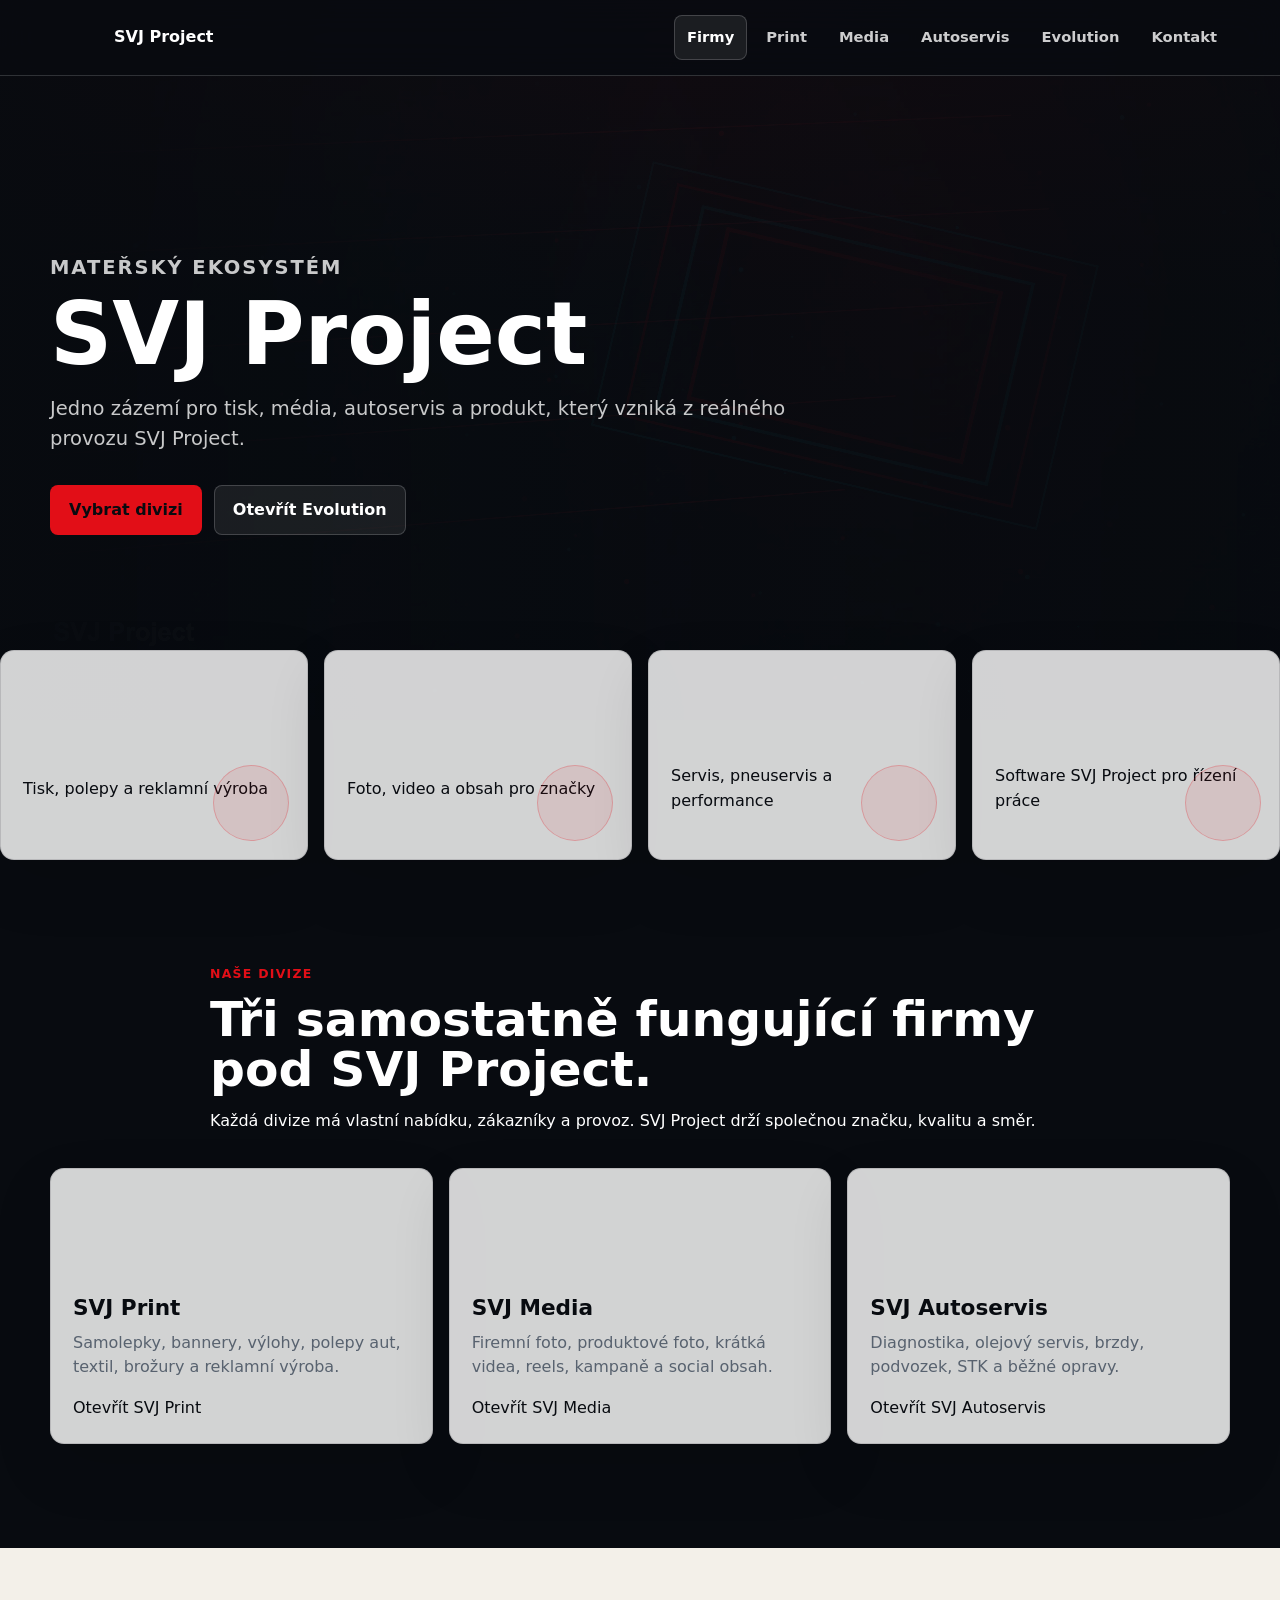
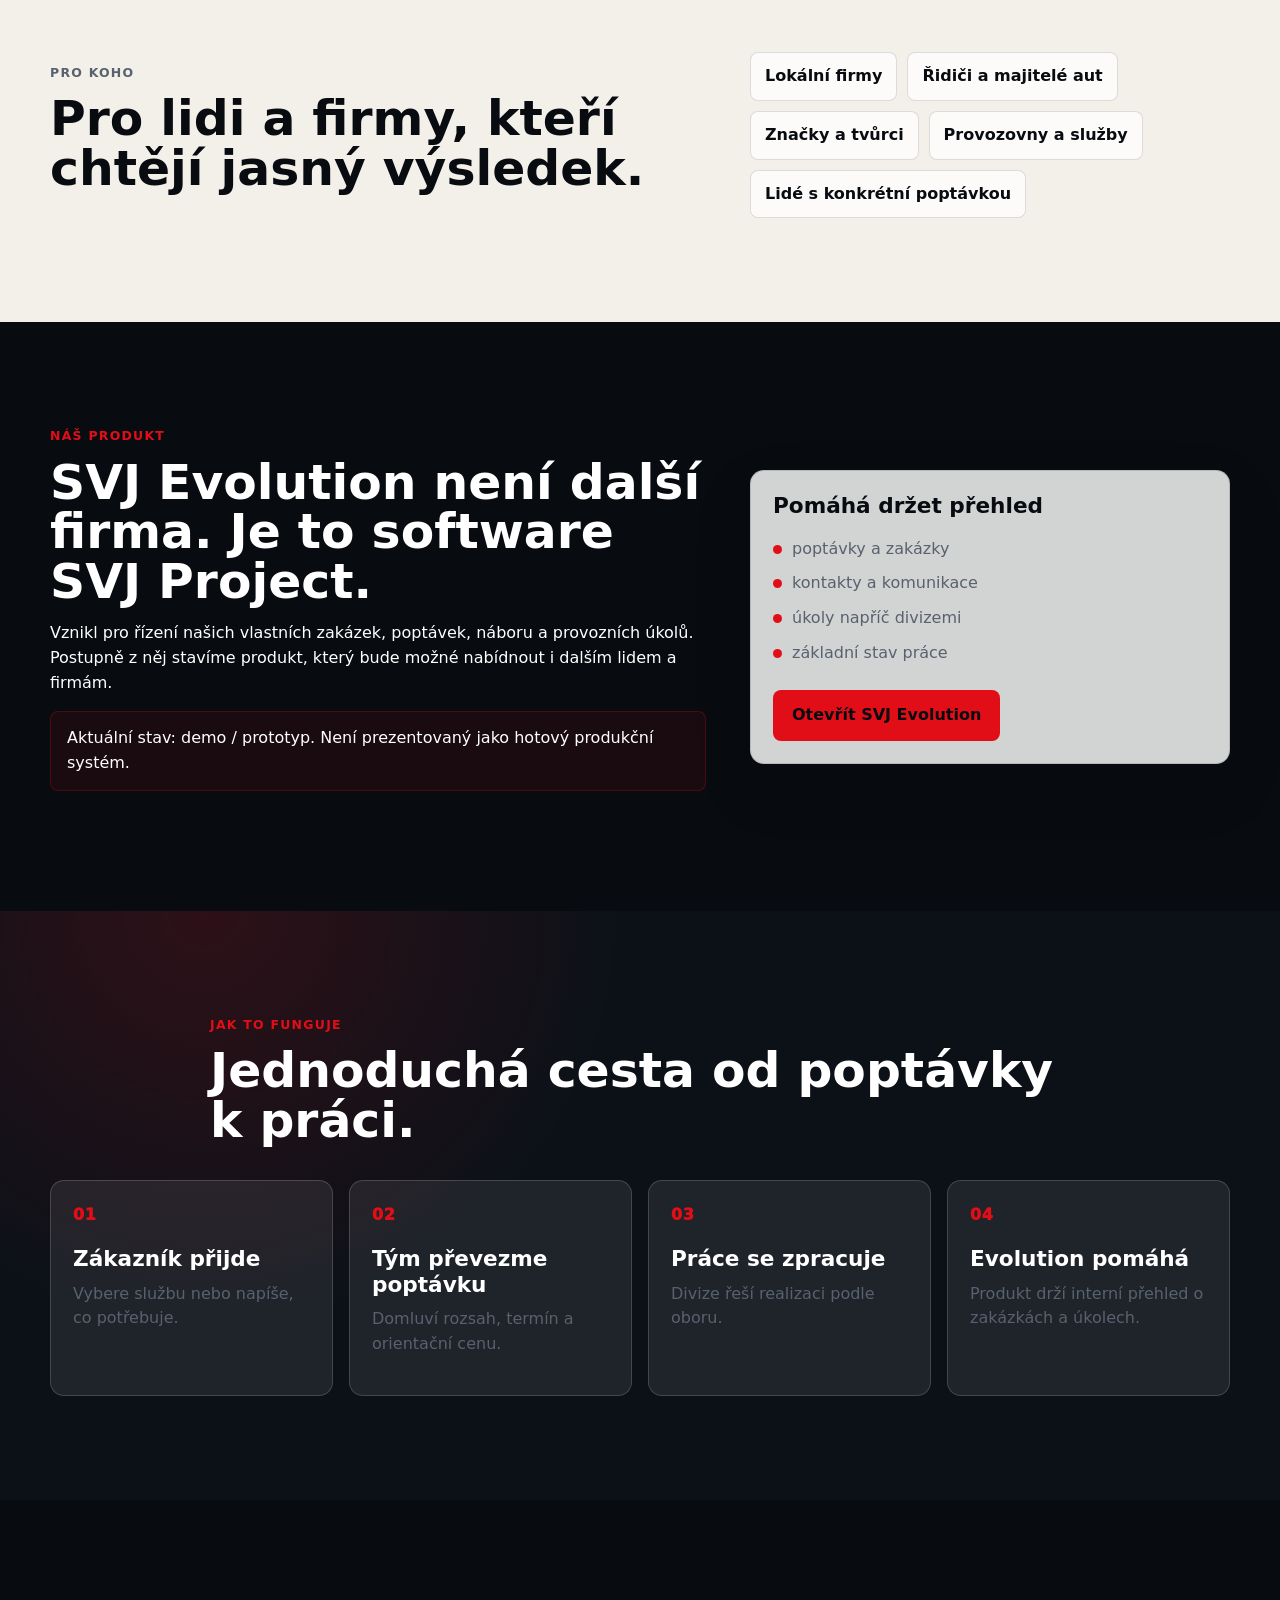
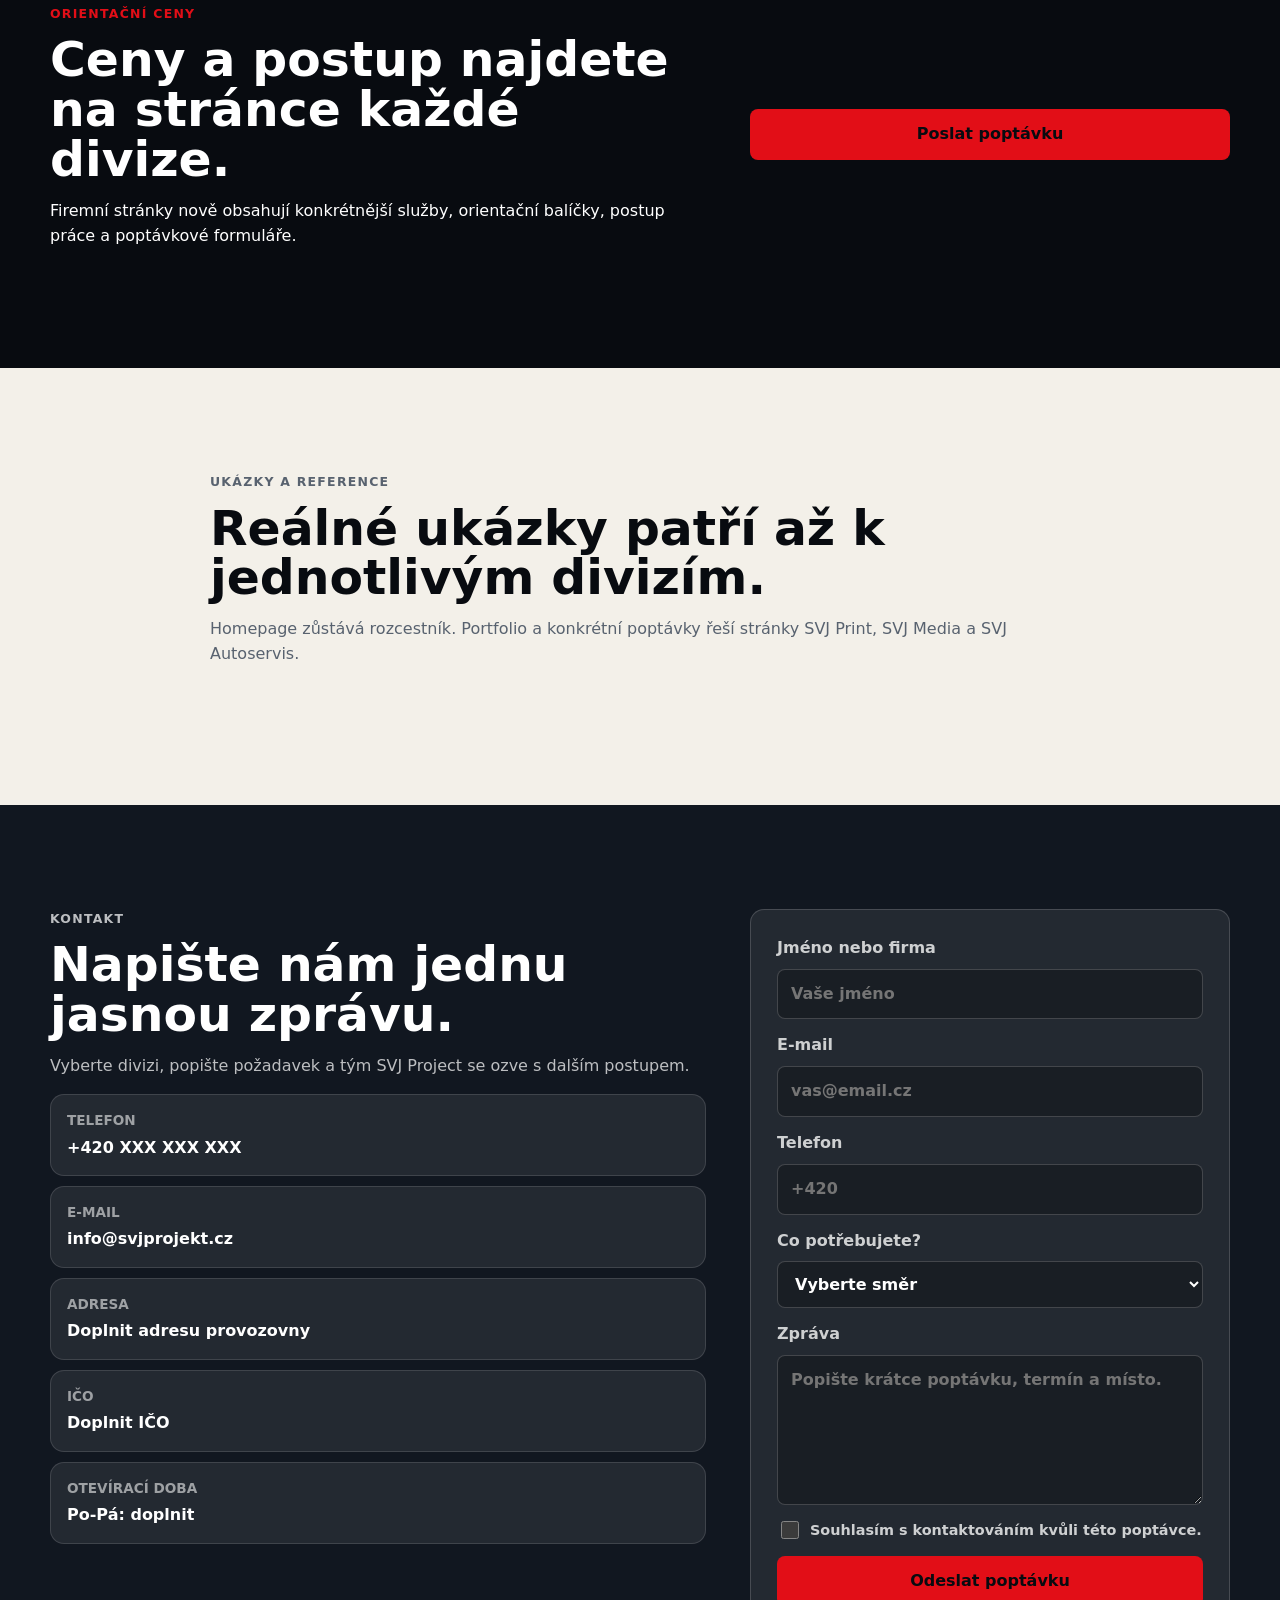
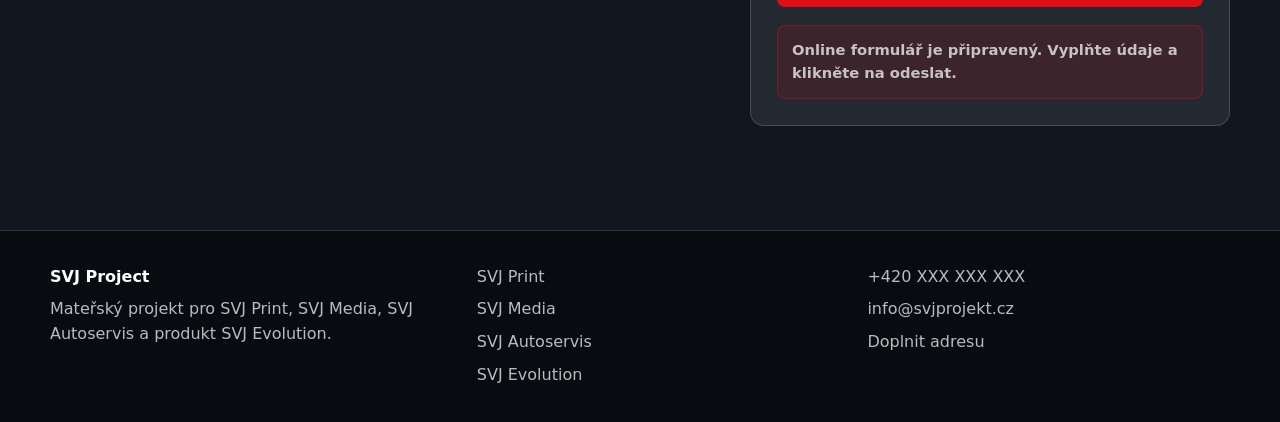
<file: public/index.html>
<!doctype html>
<html lang="cs" class="no-js">
<head>
  <meta charset="utf-8">
  <meta name="viewport" content="width=device-width, initial-scale=1">
  <title>SVJ Project | Print, Media, Autoservis a produkt SVJ Evolution</title>
  <meta name="description" content="SVJ Project propojuje divize SVJ Print, SVJ Media, SVJ Autoservis a early-access produkt SVJ Evolution pro přehlednější práci.">
  <meta name="keywords" content="SVJ Project, SVJ Print, SVJ Media, SVJ Autoservis, SVJ Evolution, tisk, media, autoservis, software">
  <meta name="robots" content="index, follow">
  <link rel="canonical" href="https://www.svjprojekt.cz/">
  <meta property="og:title" content="SVJ Project">
  <meta property="og:description" content="Mateřský projekt pro tisk, média, autoservis a software SVJ Evolution.">
  <meta property="og:type" content="website">
  <meta property="og:url" content="https://www.svjprojekt.cz/">
  <meta property="og:image" content="assets/svj-project-hero.webp">
  <meta name="twitter:card" content="summary_large_image">
  <meta name="theme-color" content="#0d0f12">
  <link rel="icon" href="assets/logo-svj-project.svg" type="image/svg+xml">
  <link rel="manifest" href="site.webmanifest">
  <link rel="stylesheet" href="styles.css">
</head>
<body>
  <header class="site-header" data-header>
    <a class="brand" href="index.html" aria-label="SVJ Project domů">
      <img src="assets/logo-svj-project.svg" alt="SVJ Project">
      <span>SVJ Project</span>
    </a>
    <button class="nav-toggle" type="button" aria-expanded="false" aria-controls="site-nav" data-nav-toggle>
      <span></span><span></span><span></span>
      <span class="sr-only">Otevřít menu</span>
    </button>
    <nav class="site-nav" id="site-nav" data-nav>
      <a href="index.html#firmy" aria-current="page">Firmy</a>
      <a href="svj-print.html">Print</a>
      <a href="svj-media.html">Media</a>
      <a href="svj-autoservis.html">Autoservis</a>
      <a href="svj-evolution.html">Evolution</a>
      <a href="#kontakt">Kontakt</a>
    </nav>
  </header>

  <main>
    <section class="hero hero-project">
      <video class="hero-video" autoplay muted loop playsinline poster="assets/svj-project-hero.webp">
        <source src="assets/video/svj-project-intro.webm" type="video/webm">
      </video>
      <div class="hero-overlay"></div>
      <div class="hero-inner">
        <p class="eyebrow">Mateřský ekosystém</p>
        <h1>SVJ Project</h1>
        <p class="hero-lead">Jedno zázemí pro tisk, média, autoservis a produkt, který vzniká z reálného provozu SVJ Project.</p>
        <div class="hero-actions">
          <a class="button primary" href="#firmy">Vybrat divizi</a>
          <a class="button ghost" href="svj-evolution.html">Otevřít Evolution</a>
        </div>
      </div>
    </section>

    <section class="directory section-tight" aria-label="Rozcestník SVJ Project">
      <a class="directory-card print reveal" href="svj-print.html">
        <img src="assets/print-icon.svg" alt="SVJ Print">
        <span>Tisk, polepy a reklamní výroba</span>
      </a>
      <a class="directory-card media reveal" href="svj-media.html">
        <img src="assets/media-icon.svg" alt="SVJ Media">
        <span>Foto, video a obsah pro značky</span>
      </a>
      <a class="directory-card autoservis reveal" href="svj-autoservis.html">
        <img src="assets/autoservis-icon.svg" alt="SVJ Autoservis">
        <span>Servis, pneuservis a performance</span>
      </a>
      <a class="directory-card evolution reveal" href="svj-evolution.html">
        <img src="assets/evolution-icon.svg" alt="SVJ Evolution">
        <span>Software SVJ Project pro řízení práce</span>
      </a>
    </section>

    <section class="section" id="firmy">
      <div class="section-heading reveal">
        <p class="eyebrow">Naše divize</p>
        <h2>Tři samostatně fungující firmy pod SVJ Project.</h2>
        <p>Každá divize má vlastní nabídku, zákazníky a provoz. SVJ Project drží společnou značku, kvalitu a směr.</p>
      </div>
      <div class="cards three">
        <article class="info-card reveal">
          <img src="assets/logo-svj-print.svg" alt="SVJ Print">
          <h3>SVJ Print</h3>
          <p>Samolepky, bannery, výlohy, polepy aut, textil, brožury a reklamní výroba.</p>
          <a class="text-link" href="svj-print.html">Otevřít SVJ Print</a>
        </article>
        <article class="info-card reveal">
          <img src="assets/logo-svj-media.svg" alt="SVJ Media">
          <h3>SVJ Media</h3>
          <p>Firemní foto, produktové foto, krátká videa, reels, kampaně a social obsah.</p>
          <a class="text-link" href="svj-media.html">Otevřít SVJ Media</a>
        </article>
        <article class="info-card reveal">
          <img src="assets/logo-svj-autoservis.svg" alt="SVJ Autoservis">
          <h3>SVJ Autoservis</h3>
          <p>Diagnostika, olejový servis, brzdy, podvozek, STK a běžné opravy.</p>
          <a class="text-link" href="svj-autoservis.html">Otevřít SVJ Autoservis</a>
        </article>
      </div>
    </section>

    <section class="section section-soft" id="pro-koho">
      <div class="split">
        <div class="reveal">
          <p class="eyebrow">Pro koho</p>
          <h2>Pro lidi a firmy, kteří chtějí jasný výsledek.</h2>
        </div>
        <div class="pill-list reveal">
          <span>Lokální firmy</span>
          <span>Řidiči a majitelé aut</span>
          <span>Značky a tvůrci</span>
          <span>Provozovny a služby</span>
          <span>Lidé s konkrétní poptávkou</span>
        </div>
      </div>
    </section>

    <section class="section" id="produkty">
      <div class="product-split">
        <div class="reveal">
          <p class="eyebrow">Náš produkt</p>
          <h2>SVJ Evolution není další firma. Je to software SVJ Project.</h2>
          <p>Vznikl pro řízení našich vlastních zakázek, poptávek, náboru a provozních úkolů. Postupně z něj stavíme produkt, který bude možné nabídnout i dalším lidem a firmám.</p>
          <p class="note">Aktuální stav: demo / prototyp. Není prezentovaný jako hotový produkční systém.</p>
        </div>
        <div class="product-panel reveal">
          <h3>Pomáhá držet přehled</h3>
          <ul class="check-list">
            <li>poptávky a zakázky</li>
            <li>kontakty a komunikace</li>
            <li>úkoly napříč divizemi</li>
            <li>základní stav práce</li>
          </ul>
          <a class="button primary" href="svj-evolution.html">Otevřít SVJ Evolution</a>
        </div>
      </div>
    </section>

    <section class="section section-dark" id="jak-to-funguje">
      <div class="section-heading reveal">
        <p class="eyebrow">Jak to funguje</p>
        <h2>Jednoduchá cesta od poptávky k práci.</h2>
      </div>
      <div class="steps">
        <article class="step reveal"><span>01</span><h3>Zákazník přijde</h3><p>Vybere službu nebo napíše, co potřebuje.</p></article>
        <article class="step reveal"><span>02</span><h3>Tým převezme poptávku</h3><p>Domluví rozsah, termín a orientační cenu.</p></article>
        <article class="step reveal"><span>03</span><h3>Práce se zpracuje</h3><p>Divize řeší realizaci podle oboru.</p></article>
        <article class="step reveal"><span>04</span><h3>Evolution pomáhá</h3><p>Produkt drží interní přehled o zakázkách a úkolech.</p></article>
      </div>
    </section>

    <section class="section" id="orientace">
      <div class="split">
        <div class="reveal">
          <p class="eyebrow">Orientační ceny</p>
          <h2>Ceny a postup najdete na stránce každé divize.</h2>
          <p>Firemní stránky nově obsahují konkrétnější služby, orientační balíčky, postup práce a poptávkové formuláře.</p>
        </div>
        <a class="button primary reveal" href="#kontakt">Poslat poptávku</a>
      </div>
    </section>

    <section class="section section-soft" id="reference">
      <div class="section-heading reveal">
        <p class="eyebrow">Ukázky a reference</p>
        <h2>Reálné ukázky patří až k jednotlivým divizím.</h2>
        <p>Homepage zůstává rozcestník. Portfolio a konkrétní poptávky řeší stránky SVJ Print, SVJ Media a SVJ Autoservis.</p>
      </div>
    </section>

    <section class="section contact-section" id="kontakt">
      <div class="contact-grid">
        <div class="reveal">
          <p class="eyebrow">Kontakt</p>
          <h2>Napište nám jednu jasnou zprávu.</h2>
          <p>Vyberte divizi, popište požadavek a tým SVJ Project se ozve s dalším postupem.</p>
          <div class="contact-data">
            <article><span>Telefon</span><strong>+420 XXX XXX XXX</strong></article>
            <article><span>E-mail</span><strong>info@svjprojekt.cz</strong></article>
            <article><span>Adresa</span><strong>Doplnit adresu provozovny</strong></article>
            <article><span>IČO</span><strong>Doplnit IČO</strong></article>
            <article><span>Otevírací doba</span><strong>Po-Pá: doplnit</strong></article>
          </div>
        </div>
        <form class="contact-form reveal" data-contact-form data-supabase-form data-supabase-table="leads" data-form-name="svj-project-general" data-subject="Poptávka ze SVJ Project">
          <input type="hidden" name="source_page" value="homepage">
          <input type="hidden" name="division" value="svj-project">
          <input type="hidden" name="brand_scope" value="svj-project">
          <label>Jméno nebo firma
            <input name="name" autocomplete="name" required placeholder="Vaše jméno">
          </label>
          <label>E-mail
            <input type="email" name="email" autocomplete="email" required placeholder="vas@email.cz">
          </label>
          <label>Telefon
            <input name="phone" autocomplete="tel" placeholder="+420">
          </label>
          <label>Co potřebujete?
            <select name="service" required>
              <option value="">Vyberte směr</option>
              <option>SVJ Print</option>
              <option>SVJ Media</option>
              <option>SVJ Autoservis</option>
              <option>SVJ Evolution</option>
              <option>Obecný dotaz</option>
            </select>
          </label>
          <label>Zpráva
            <textarea name="message" rows="5" required placeholder="Popište krátce poptávku, termín a místo."></textarea>
          </label>
          <label class="consent">
            <input type="checkbox" name="consent" required>
            <span>Souhlasím s kontaktováním kvůli této poptávce.</span>
          </label>
          <button class="button primary" type="submit">Odeslat poptávku</button>
          <p class="form-note" data-form-status>Formulář je připravený pro budoucí Supabase napojení. Teď otevře e-mail.</p>
        </form>
      </div>
    </section>
  </main>

  <footer class="site-footer">
    <div class="footer-grid">
      <div>
        <strong>SVJ Project</strong>
        <p>Mateřský projekt pro SVJ Print, SVJ Media, SVJ Autoservis a produkt SVJ Evolution.</p>
      </div>
      <nav aria-label="Patička">
        <a href="svj-print.html">SVJ Print</a>
        <a href="svj-media.html">SVJ Media</a>
        <a href="svj-autoservis.html">SVJ Autoservis</a>
        <a href="svj-evolution.html">SVJ Evolution</a>
      </nav>
      <div class="footer-contact">
        <span>+420 XXX XXX XXX</span>
        <a href="mailto:info@svjprojekt.cz">info@svjprojekt.cz</a>
        <span>Doplnit adresu</span>
      </div>
    </div>
  </footer>

  <div class="mobile-cta" aria-label="Rychlé akce">
    <a href="#firmy">Firmy</a>
    <a href="#kontakt">Poptávka</a>
  </div>

  <script src="script.js" defer></script>
</body>
</html>
</file>
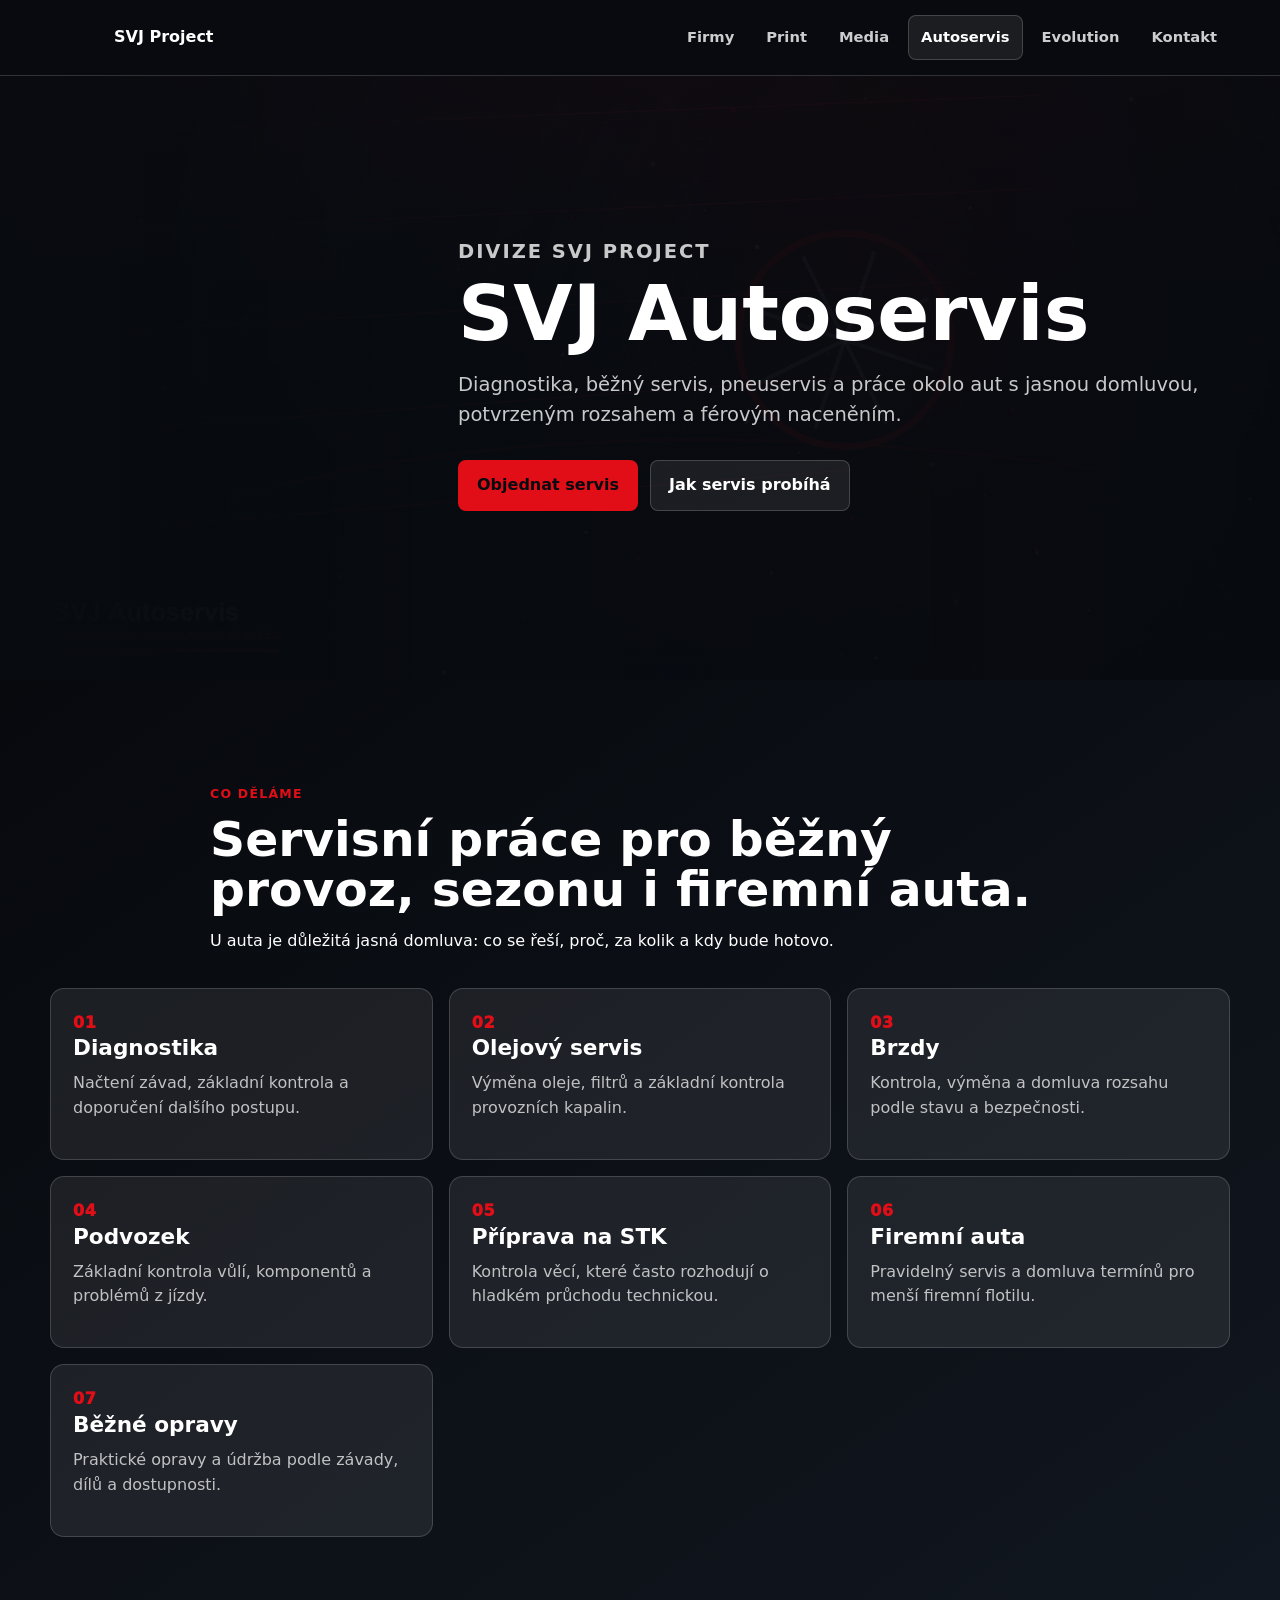
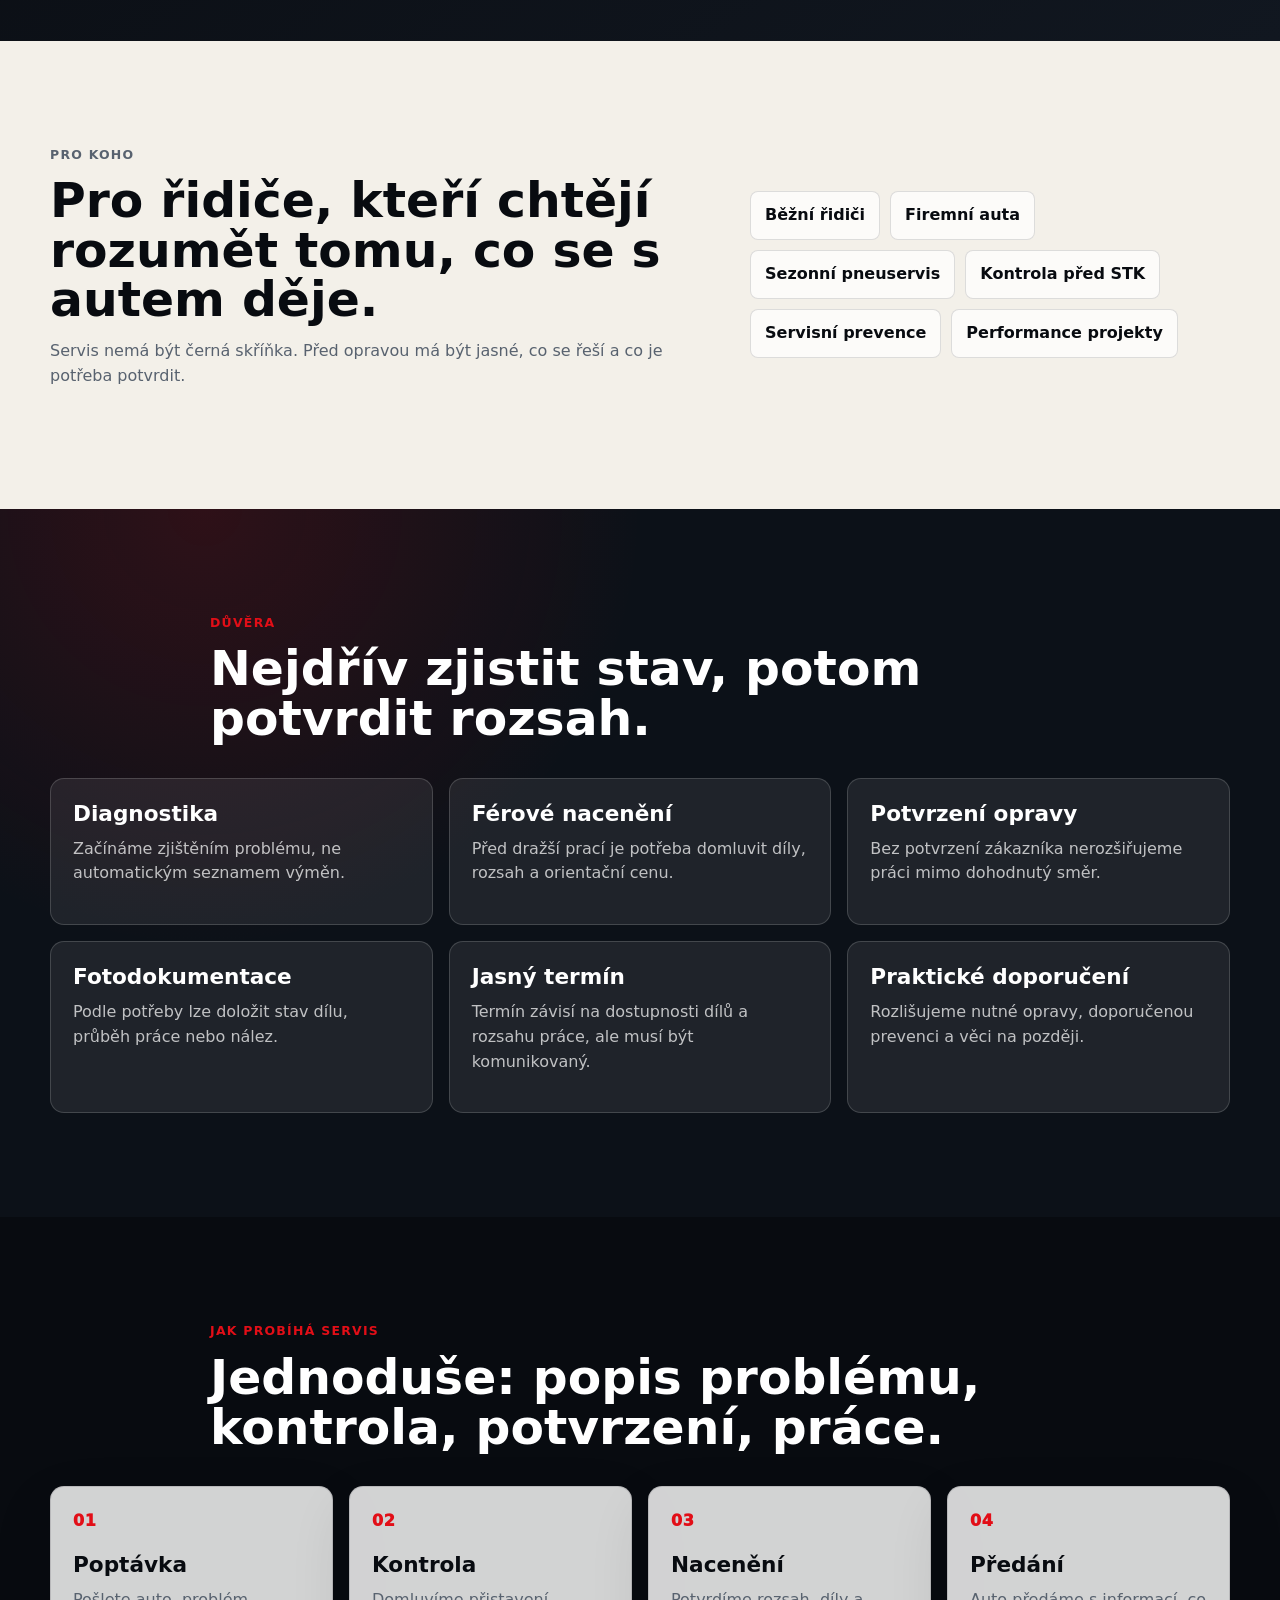
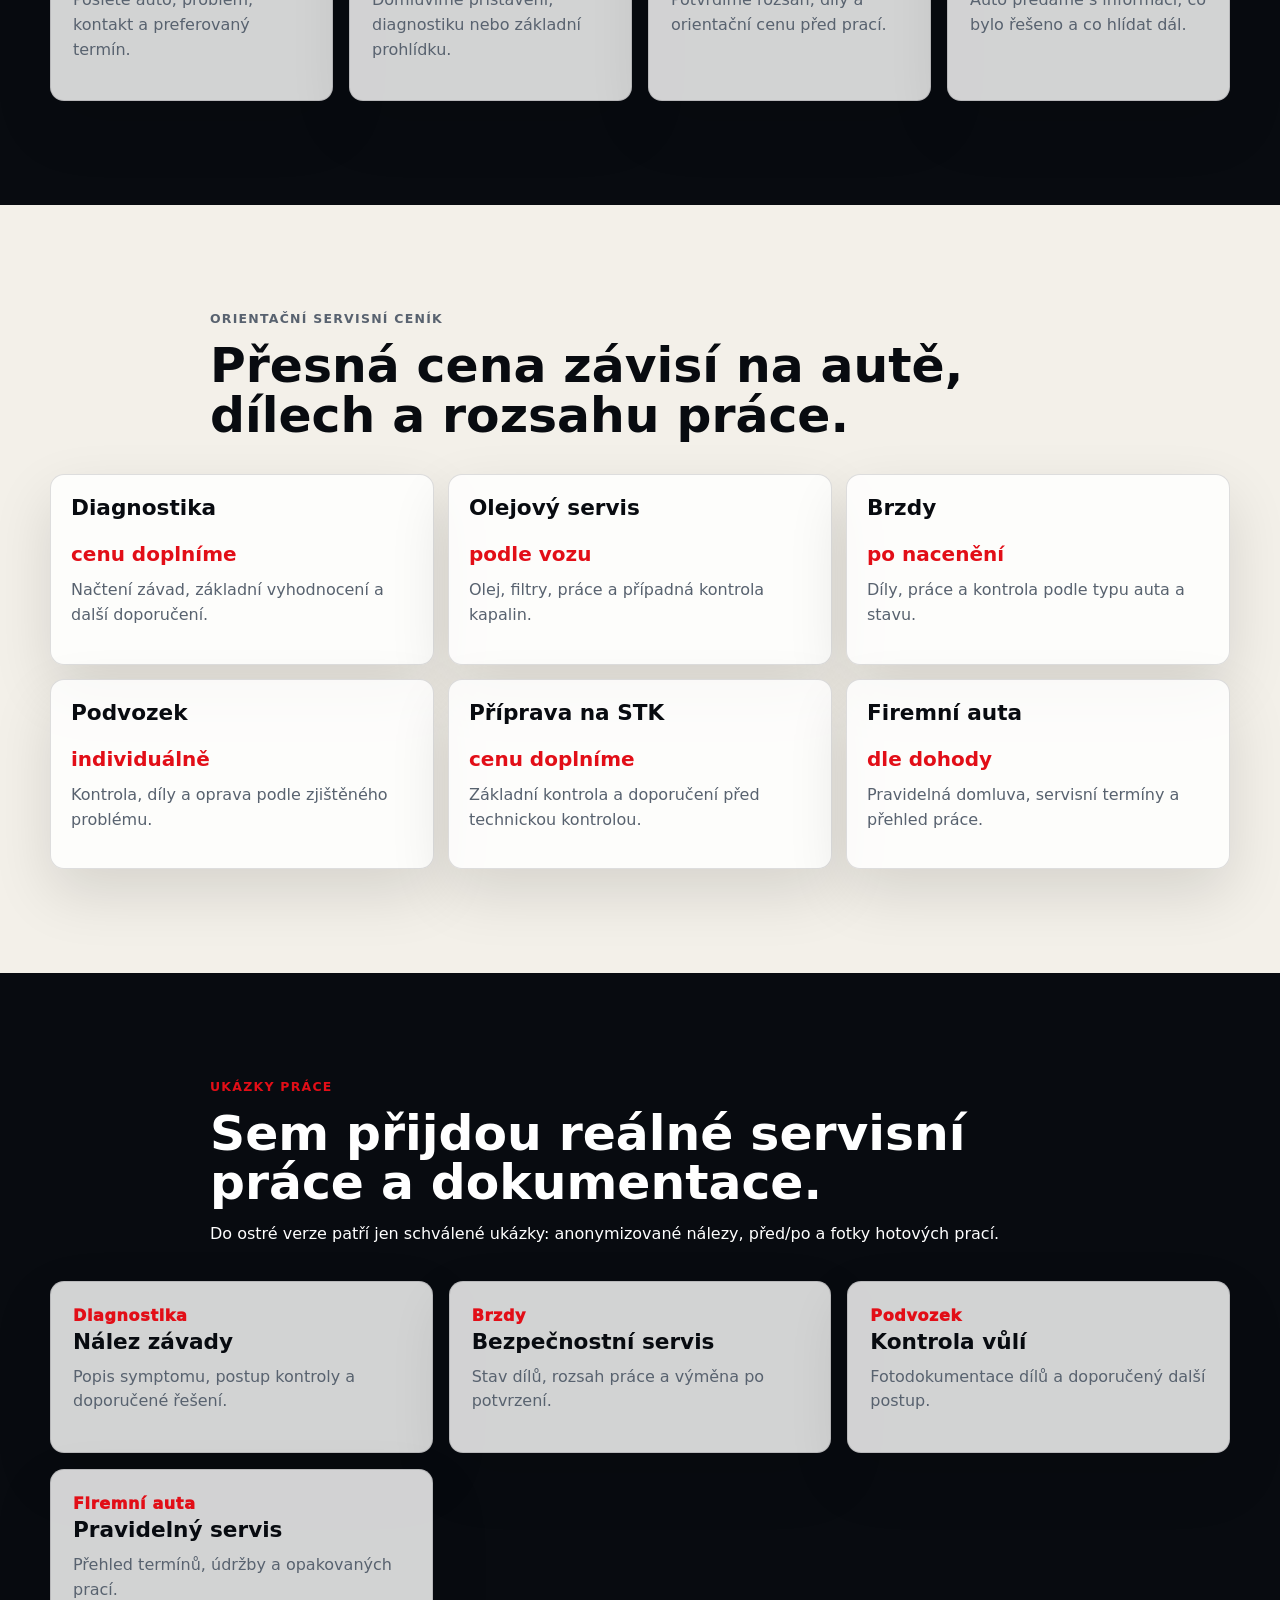
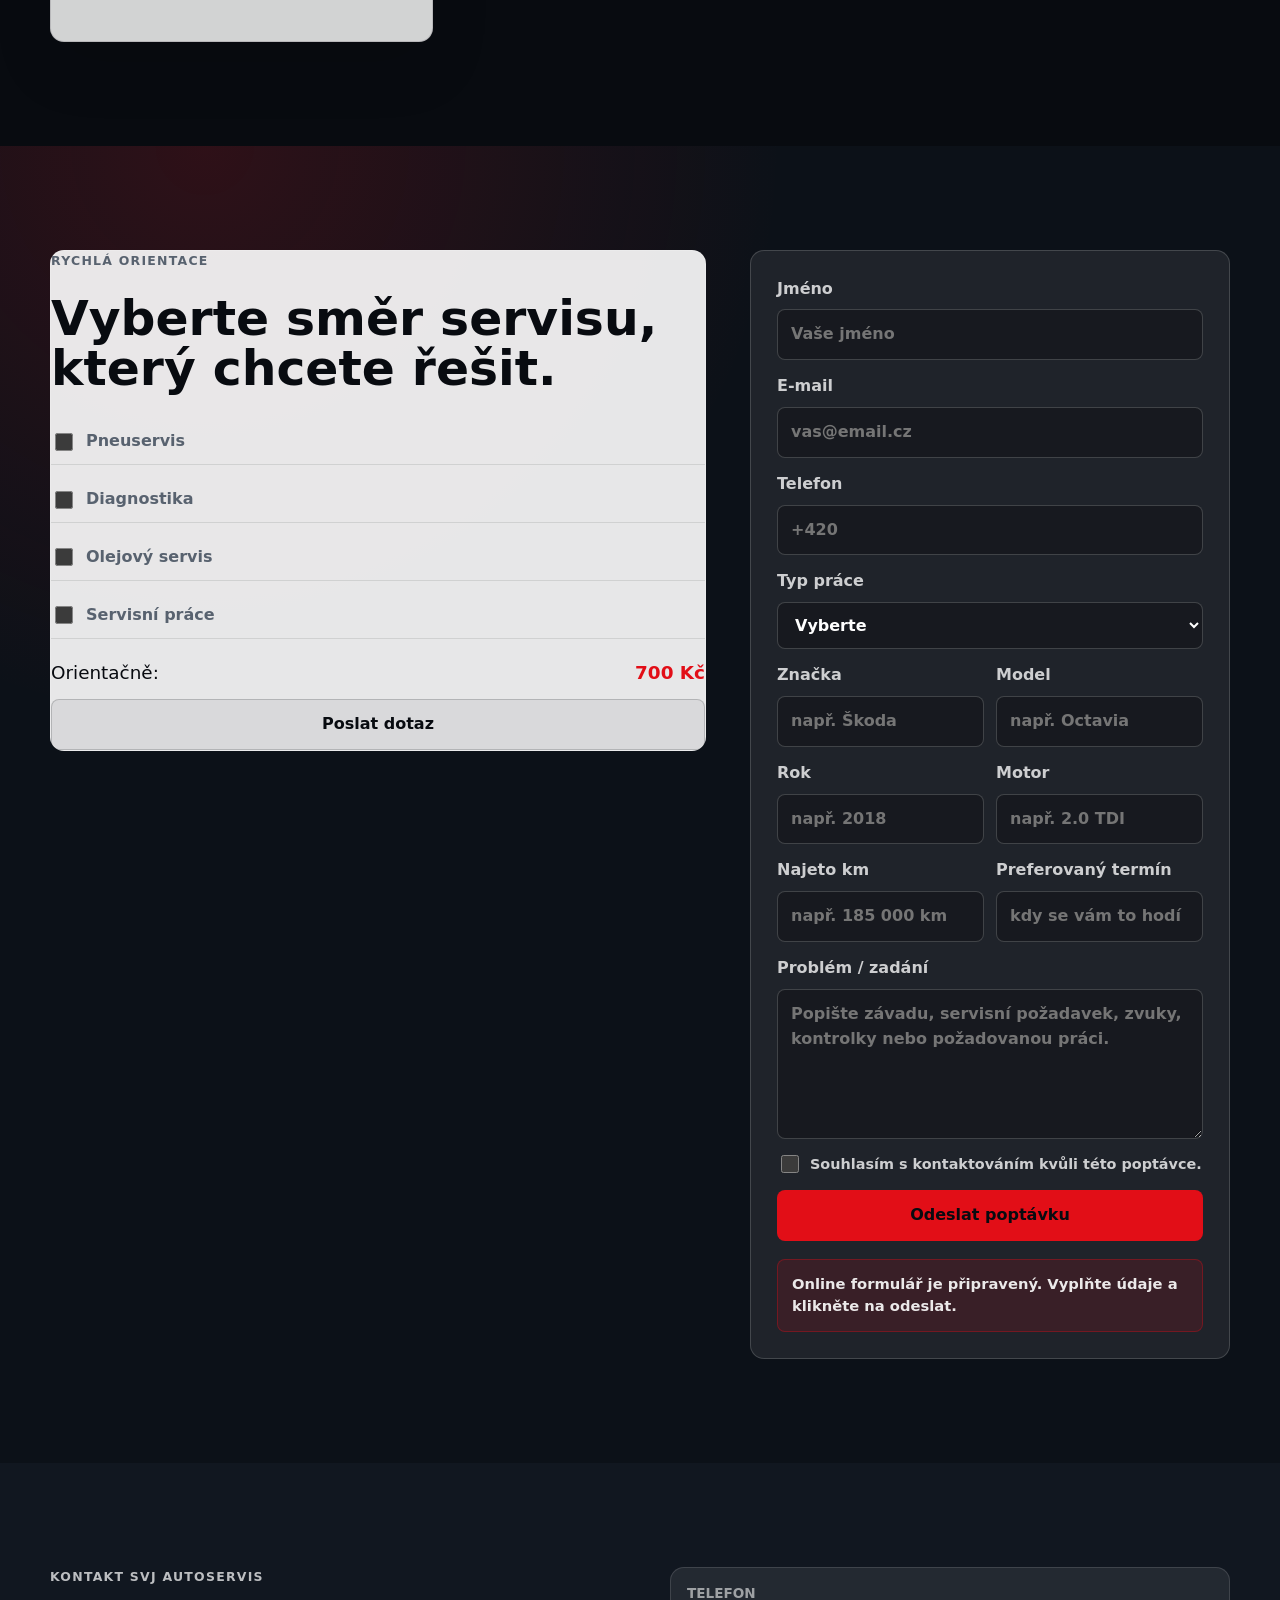
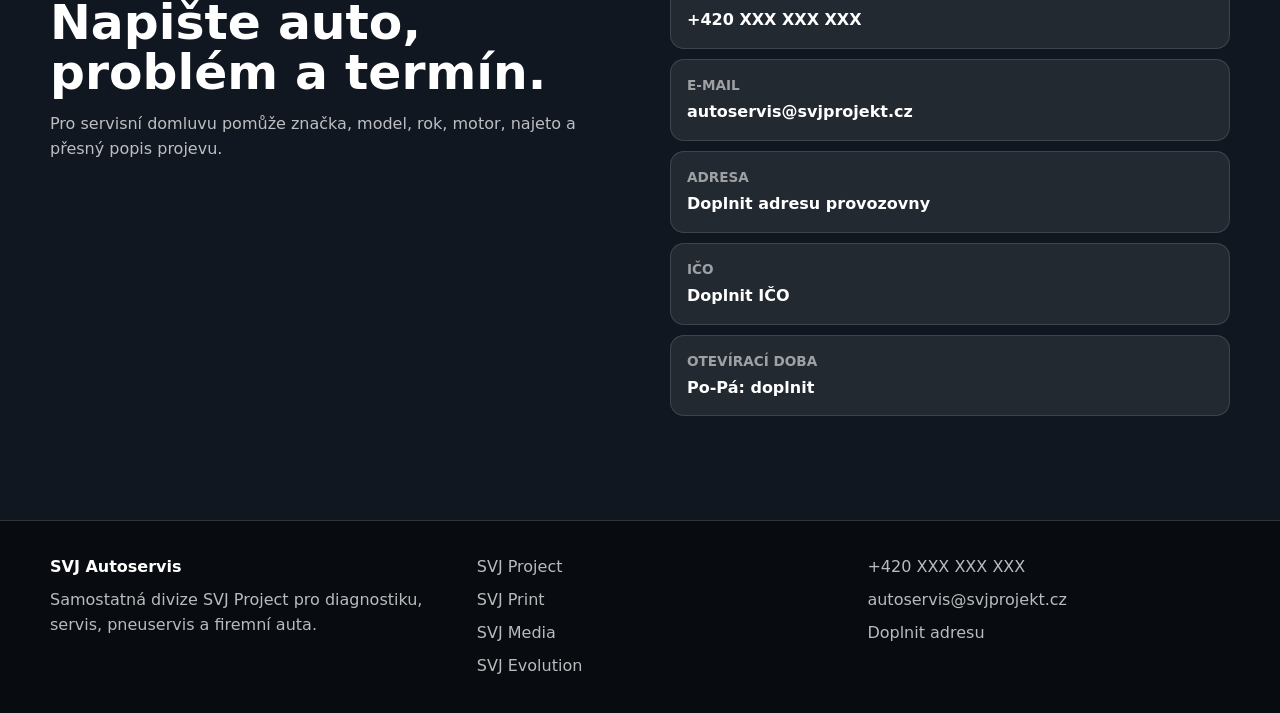
<file: public/svj-autoservis.html>
<!doctype html>
<html lang="cs" class="no-js">
<head>
  <meta charset="utf-8">
  <meta name="viewport" content="width=device-width, initial-scale=1">
  <title>SVJ Autoservis | Diagnostika, olej, brzdy, STK a servis firemních aut</title>
  <meta name="description" content="SVJ Autoservis řeší diagnostiku, olejový servis, brzdy, podvozek, přípravu na STK, běžné opravy a servis firemních aut.">
  <meta name="keywords" content="SVJ Autoservis, diagnostika, olejový servis, brzdy, podvozek, STK, firemní auta, pneuservis, běžné opravy">
  <meta name="robots" content="index, follow">
  <link rel="canonical" href="https://www.svjprojekt.cz/svj-autoservis">
  <meta property="og:title" content="SVJ Autoservis | Servis, diagnostika a pneuservis">
  <meta property="og:description" content="Diagnostika, olejový servis, brzdy, podvozek, STK a servis firemních aut pod SVJ Project.">
  <meta property="og:type" content="website">
  <meta property="og:url" content="https://www.svjprojekt.cz/svj-autoservis">
  <meta property="og:image" content="assets/svj-autoservis-hero.webp">
  <meta name="twitter:card" content="summary_large_image">
  <meta name="theme-color" content="#0d0f12">
  <link rel="icon" href="assets/logo-svj-autoservis.svg" type="image/svg+xml">
  <link rel="manifest" href="site.webmanifest">
  <link rel="stylesheet" href="styles.css">
</head>
<body class="autoservis-page">
  <header class="site-header" data-header>
    <a class="brand" href="index.html" aria-label="SVJ Project domů">
      <img src="assets/logo-svj-project.svg" alt="SVJ Project">
      <span>SVJ Project</span>
    </a>
    <button class="nav-toggle" type="button" aria-expanded="false" aria-controls="site-nav" data-nav-toggle>
      <span></span><span></span><span></span>
      <span class="sr-only">Otevřít menu</span>
    </button>
    <nav class="site-nav" id="site-nav" data-nav>
      <a href="index.html#firmy">Firmy</a>
      <a href="svj-print.html">Print</a>
      <a href="svj-media.html">Media</a>
      <a href="svj-autoservis.html" aria-current="page">Autoservis</a>
      <a href="svj-evolution.html">Evolution</a>
      <a href="#kontakt">Kontakt</a>
    </nav>
  </header>

  <main>
    <section class="service-hero service-autoservis">
      <video class="hero-video" autoplay muted loop playsinline poster="assets/svj-autoservis-hero.webp">
        <source src="assets/video/svj-autoservis-intro.webm" type="video/webm">
      </video>
      <div class="hero-overlay"></div>
      <div class="service-hero-inner">
        <img class="service-hero-logo" src="assets/logo-svj-autoservis.svg" alt="SVJ Autoservis">
        <div>
          <p class="eyebrow">Divize SVJ Project</p>
          <h1>SVJ Autoservis</h1>
          <p>Diagnostika, běžný servis, pneuservis a práce okolo aut s jasnou domluvou, potvrzeným rozsahem a férovým naceněním.</p>
          <div class="hero-actions">
            <a class="button primary" href="#poptavka">Objednat servis</a>
            <a class="button ghost" href="#postup">Jak servis probíhá</a>
          </div>
        </div>
      </div>
    </section>

    <section class="section section-auto-atmosphere" id="sluzby">
      <div class="section-heading reveal">
        <p class="eyebrow">Co děláme</p>
        <h2>Servisní práce pro běžný provoz, sezonu i firemní auta.</h2>
        <p>U auta je důležitá jasná domluva: co se řeší, proč, za kolik a kdy bude hotovo.</p>
      </div>
      <div class="feature-grid">
        <article class="feature-tile reveal"><span>01</span><h3>Diagnostika</h3><p>Načtení závad, základní kontrola a doporučení dalšího postupu.</p></article>
        <article class="feature-tile reveal"><span>02</span><h3>Olejový servis</h3><p>Výměna oleje, filtrů a základní kontrola provozních kapalin.</p></article>
        <article class="feature-tile reveal"><span>03</span><h3>Brzdy</h3><p>Kontrola, výměna a domluva rozsahu podle stavu a bezpečnosti.</p></article>
        <article class="feature-tile reveal"><span>04</span><h3>Podvozek</h3><p>Základní kontrola vůlí, komponentů a problémů z jízdy.</p></article>
        <article class="feature-tile reveal"><span>05</span><h3>Příprava na STK</h3><p>Kontrola věcí, které často rozhodují o hladkém průchodu technickou.</p></article>
        <article class="feature-tile reveal"><span>06</span><h3>Firemní auta</h3><p>Pravidelný servis a domluva termínů pro menší firemní flotilu.</p></article>
        <article class="feature-tile reveal"><span>07</span><h3>Běžné opravy</h3><p>Praktické opravy a údržba podle závady, dílů a dostupnosti.</p></article>
      </div>
    </section>

    <section class="section section-soft" id="pro-koho">
      <div class="split">
        <div class="reveal">
          <p class="eyebrow">Pro koho</p>
          <h2>Pro řidiče, kteří chtějí rozumět tomu, co se s autem děje.</h2>
          <p>Servis nemá být černá skříňka. Před opravou má být jasné, co se řeší a co je potřeba potvrdit.</p>
        </div>
        <div class="pill-list reveal">
          <span>Běžní řidiči</span>
          <span>Firemní auta</span>
          <span>Sezonní pneuservis</span>
          <span>Kontrola před STK</span>
          <span>Servisní prevence</span>
          <span>Performance projekty</span>
        </div>
      </div>
    </section>

    <section class="section section-dark" id="duvera">
      <div class="section-heading reveal">
        <p class="eyebrow">Důvěra</p>
        <h2>Nejdřív zjistit stav, potom potvrdit rozsah.</h2>
      </div>
      <div class="cards three">
        <article class="info-card reveal"><h3>Diagnostika</h3><p>Začínáme zjištěním problému, ne automatickým seznamem výměn.</p></article>
        <article class="info-card reveal"><h3>Férové nacenění</h3><p>Před dražší prací je potřeba domluvit díly, rozsah a orientační cenu.</p></article>
        <article class="info-card reveal"><h3>Potvrzení opravy</h3><p>Bez potvrzení zákazníka nerozšiřujeme práci mimo dohodnutý směr.</p></article>
        <article class="info-card reveal"><h3>Fotodokumentace</h3><p>Podle potřeby lze doložit stav dílu, průběh práce nebo nález.</p></article>
        <article class="info-card reveal"><h3>Jasný termín</h3><p>Termín závisí na dostupnosti dílů a rozsahu práce, ale musí být komunikovaný.</p></article>
        <article class="info-card reveal"><h3>Praktické doporučení</h3><p>Rozlišujeme nutné opravy, doporučenou prevenci a věci na později.</p></article>
      </div>
    </section>

    <section class="section" id="postup">
      <div class="section-heading reveal">
        <p class="eyebrow">Jak probíhá servis</p>
        <h2>Jednoduše: popis problému, kontrola, potvrzení, práce.</h2>
      </div>
      <div class="steps">
        <article class="step reveal"><span>01</span><h3>Poptávka</h3><p>Pošlete auto, problém, kontakt a preferovaný termín.</p></article>
        <article class="step reveal"><span>02</span><h3>Kontrola</h3><p>Domluvíme přistavení, diagnostiku nebo základní prohlídku.</p></article>
        <article class="step reveal"><span>03</span><h3>Nacenění</h3><p>Potvrdíme rozsah, díly a orientační cenu před prací.</p></article>
        <article class="step reveal"><span>04</span><h3>Předání</h3><p>Auto předáme s informací, co bylo řešeno a co hlídat dál.</p></article>
      </div>
    </section>

    <section class="section section-soft" id="cenik">
      <div class="section-heading reveal">
        <p class="eyebrow">Orientační servisní ceník</p>
        <h2>Přesná cena závisí na autě, dílech a rozsahu práce.</h2>
      </div>
      <div class="price-list price-list-wide">
        <article class="price-card reveal"><h3>Diagnostika</h3><strong>cenu doplníme</strong><p>Načtení závad, základní vyhodnocení a další doporučení.</p></article>
        <article class="price-card reveal"><h3>Olejový servis</h3><strong>podle vozu</strong><p>Olej, filtry, práce a případná kontrola kapalin.</p></article>
        <article class="price-card reveal"><h3>Brzdy</h3><strong>po nacenění</strong><p>Díly, práce a kontrola podle typu auta a stavu.</p></article>
        <article class="price-card reveal"><h3>Podvozek</h3><strong>individuálně</strong><p>Kontrola, díly a oprava podle zjištěného problému.</p></article>
        <article class="price-card reveal"><h3>Příprava na STK</h3><strong>cenu doplníme</strong><p>Základní kontrola a doporučení před technickou kontrolou.</p></article>
        <article class="price-card reveal"><h3>Firemní auta</h3><strong>dle dohody</strong><p>Pravidelná domluva, servisní termíny a přehled práce.</p></article>
      </div>
    </section>

    <section class="section" id="ukazky">
      <div class="section-heading reveal">
        <p class="eyebrow">Ukázky práce</p>
        <h2>Sem přijdou reálné servisní práce a dokumentace.</h2>
        <p>Do ostré verze patří jen schválené ukázky: anonymizované nálezy, před/po a fotky hotových prací.</p>
      </div>
      <div class="portfolio-grid">
        <article class="portfolio-card reveal"><span>Diagnostika</span><h3>Nález závady</h3><p>Popis symptomu, postup kontroly a doporučené řešení.</p></article>
        <article class="portfolio-card reveal"><span>Brzdy</span><h3>Bezpečnostní servis</h3><p>Stav dílů, rozsah práce a výměna po potvrzení.</p></article>
        <article class="portfolio-card reveal"><span>Podvozek</span><h3>Kontrola vůlí</h3><p>Fotodokumentace dílů a doporučený další postup.</p></article>
        <article class="portfolio-card reveal"><span>Firemní auta</span><h3>Pravidelný servis</h3><p>Přehled termínů, údržby a opakovaných prací.</p></article>
      </div>
    </section>

    <section class="section section-dark" id="poptavka">
      <div class="request-grid">
        <div class="quote-box reveal" data-estimator data-base="700" data-mail="autoservis@svjprojekt.cz" data-subject="Poptávka SVJ Autoservis">
          <p class="eyebrow">Rychlá orientace</p>
          <h2>Vyberte směr servisu, který chcete řešit.</h2>
          <label><input type="checkbox" data-price="600" name="item" value="pneu"> Pneuservis</label>
          <label><input type="checkbox" data-price="900" name="item" value="diagnostika"> Diagnostika</label>
          <label><input type="checkbox" data-price="1200" name="item" value="olej"> Olejový servis</label>
          <label><input type="checkbox" data-price="1800" name="item" value="servis"> Servisní práce</label>
          <div class="estimate-total">Orientačně: <strong data-total>700 Kč</strong></div>
          <a class="button ghost" data-estimate-link href="mailto:autoservis@svjprojekt.cz">Poslat dotaz</a>
        </div>
        <form class="contact-form reveal" data-contact-form data-supabase-form data-supabase-table="leads,service_requests" data-form-name="svj-autoservis-request" data-subject="Poptávka SVJ Autoservis">
          <input type="hidden" name="source_page" value="svj-autoservis">
          <input type="hidden" name="division" value="svj-autoservis">
          <label>Jméno<input name="name" autocomplete="name" required placeholder="Vaše jméno"></label>
          <label>E-mail<input type="email" name="email" autocomplete="email" required placeholder="vas@email.cz"></label>
          <label>Telefon<input name="phone" autocomplete="tel" required placeholder="+420"></label>
          <label>Typ práce
            <select name="service_type" required>
              <option value="">Vyberte</option>
              <option>Diagnostika</option>
              <option>Olejový servis</option>
              <option>Brzdy</option>
              <option>Podvozek</option>
              <option>Příprava na STK</option>
              <option>Servis firemních aut</option>
              <option>Běžné opravy</option>
              <option>Pneuservis</option>
            </select>
          </label>
          <div class="field-row">
            <label>Značka<input name="car_brand" placeholder="např. Škoda"></label>
            <label>Model<input name="car_model" placeholder="např. Octavia"></label>
          </div>
          <div class="field-row">
            <label>Rok<input name="car_year" placeholder="např. 2018"></label>
            <label>Motor<input name="engine" placeholder="např. 2.0 TDI"></label>
          </div>
          <div class="field-row">
            <label>Najeto km<input name="mileage" placeholder="např. 185 000 km"></label>
            <label>Preferovaný termín<input name="preferred_date" placeholder="kdy se vám to hodí"></label>
          </div>
          <label>Problém / zadání<textarea name="problem" rows="5" required placeholder="Popište závadu, servisní požadavek, zvuky, kontrolky nebo požadovanou práci."></textarea></label>
          <label class="consent"><input type="checkbox" name="consent" required><span>Souhlasím s kontaktováním kvůli této poptávce.</span></label>
          <button class="button primary" type="submit">Odeslat poptávku</button>
          <p class="form-note" data-form-status>Formulář je připravený pro Supabase. Teď otevře e-mail se servisním zadáním.</p>
        </form>
      </div>
    </section>

    <section class="section contact-section" id="kontakt">
      <div class="contact-grid contact-grid-compact">
        <div class="reveal">
          <p class="eyebrow">Kontakt SVJ Autoservis</p>
          <h2>Napište auto, problém a termín.</h2>
          <p>Pro servisní domluvu pomůže značka, model, rok, motor, najeto a přesný popis projevu.</p>
        </div>
        <div class="contact-data reveal">
          <article><span>Telefon</span><strong>+420 XXX XXX XXX</strong></article>
          <article><span>E-mail</span><strong>autoservis@svjprojekt.cz</strong></article>
          <article><span>Adresa</span><strong>Doplnit adresu provozovny</strong></article>
          <article><span>IČO</span><strong>Doplnit IČO</strong></article>
          <article><span>Otevírací doba</span><strong>Po-Pá: doplnit</strong></article>
        </div>
      </div>
    </section>
  </main>

  <footer class="site-footer">
    <div class="footer-grid">
      <div><strong>SVJ Autoservis</strong><p>Samostatná divize SVJ Project pro diagnostiku, servis, pneuservis a firemní auta.</p></div>
      <nav aria-label="Patička"><a href="index.html">SVJ Project</a><a href="svj-print.html">SVJ Print</a><a href="svj-media.html">SVJ Media</a><a href="svj-evolution.html">SVJ Evolution</a></nav>
      <div class="footer-contact"><span>+420 XXX XXX XXX</span><a href="mailto:autoservis@svjprojekt.cz">autoservis@svjprojekt.cz</a><span>Doplnit adresu</span></div>
    </div>
  </footer>

  <div class="mobile-cta" aria-label="Rychlé akce">
    <a href="#poptavka">Objednat</a>
    <a href="#kontakt">Kontakt</a>
  </div>

  <script src="script.js" defer></script>
</body>
</html>
</file>
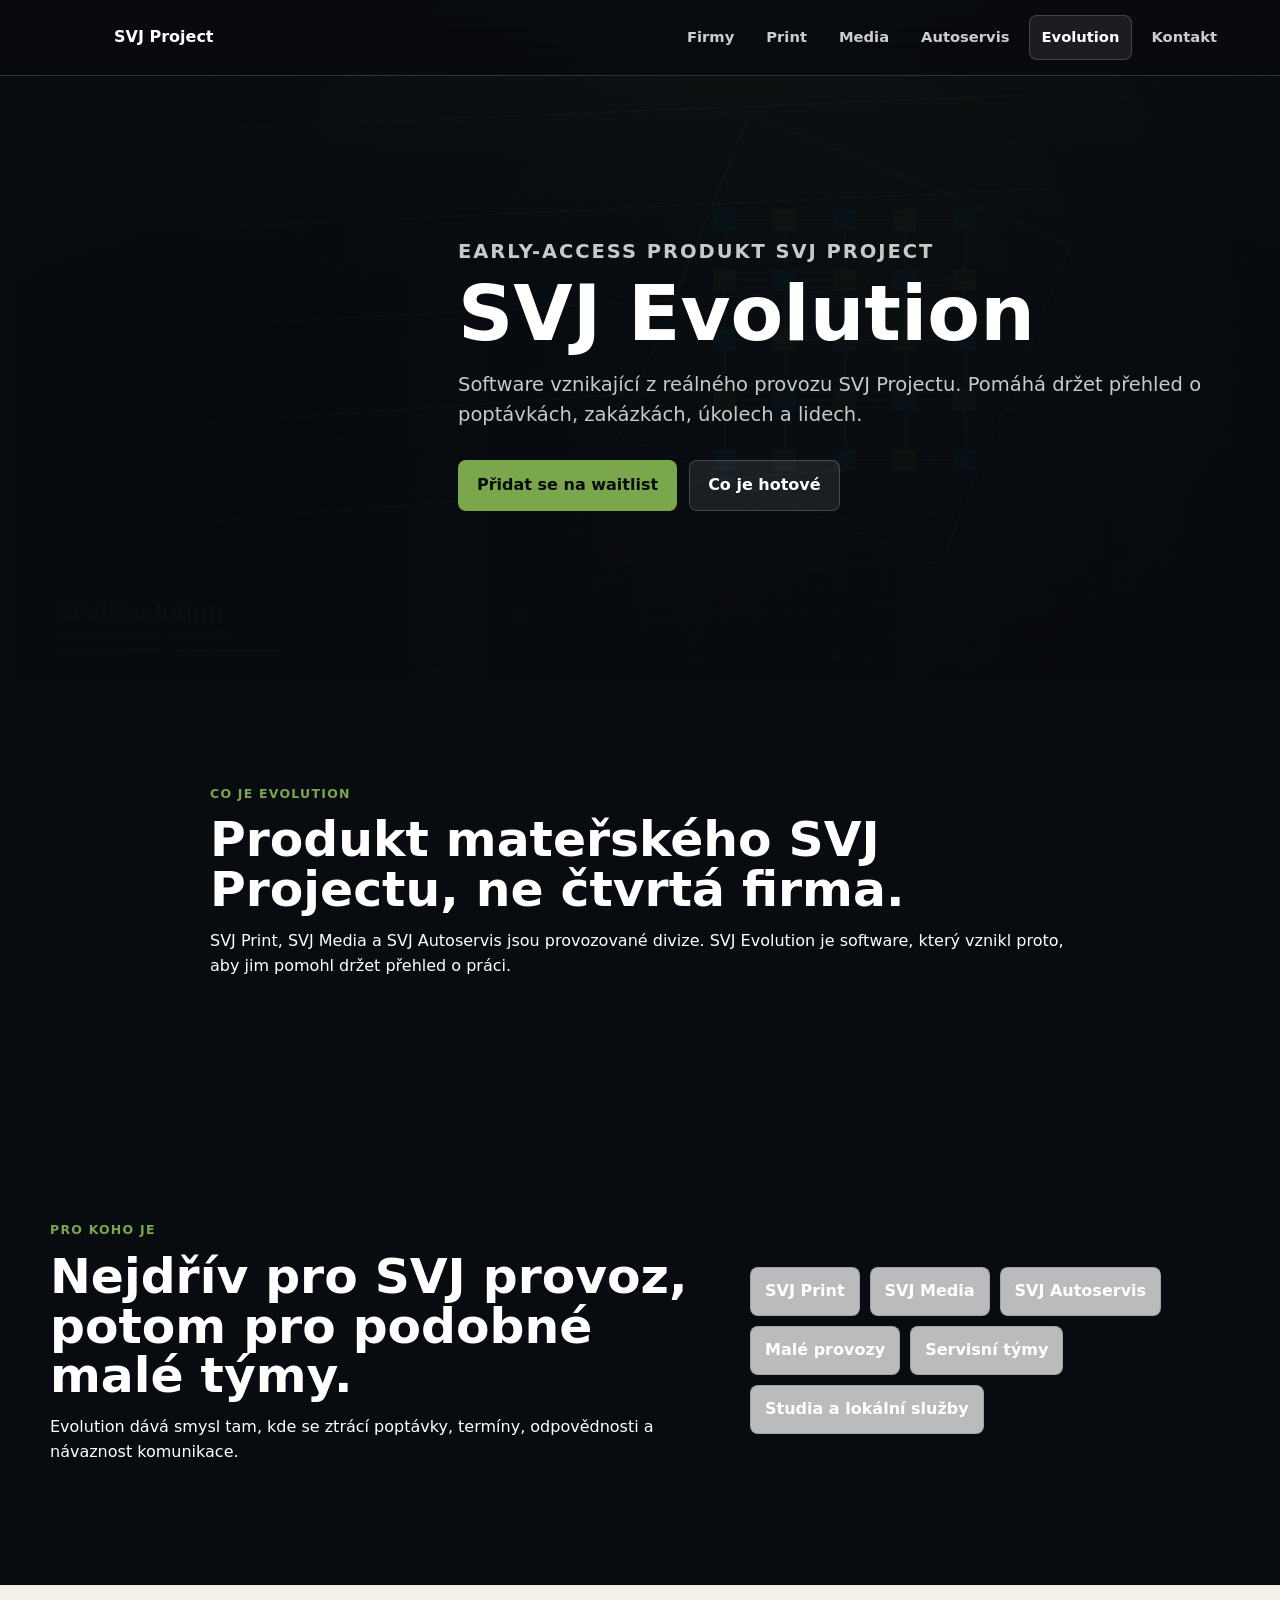
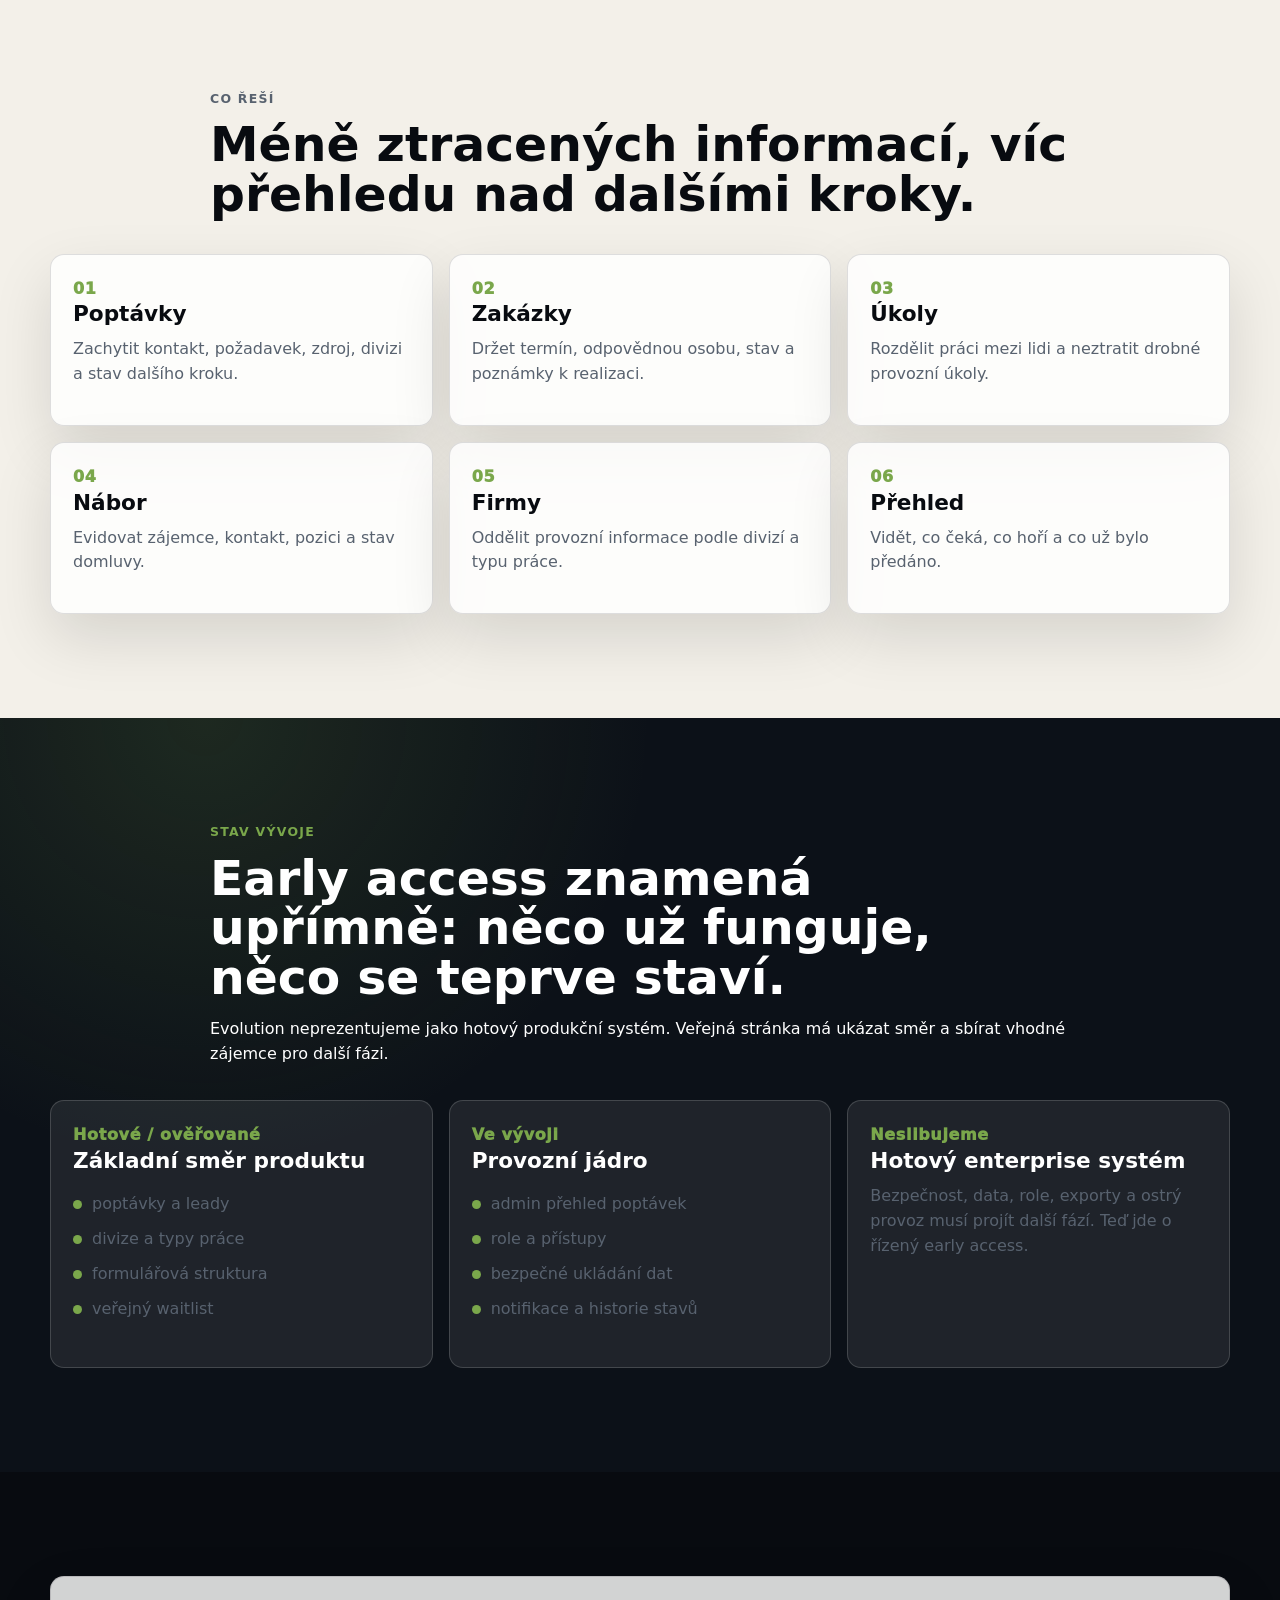
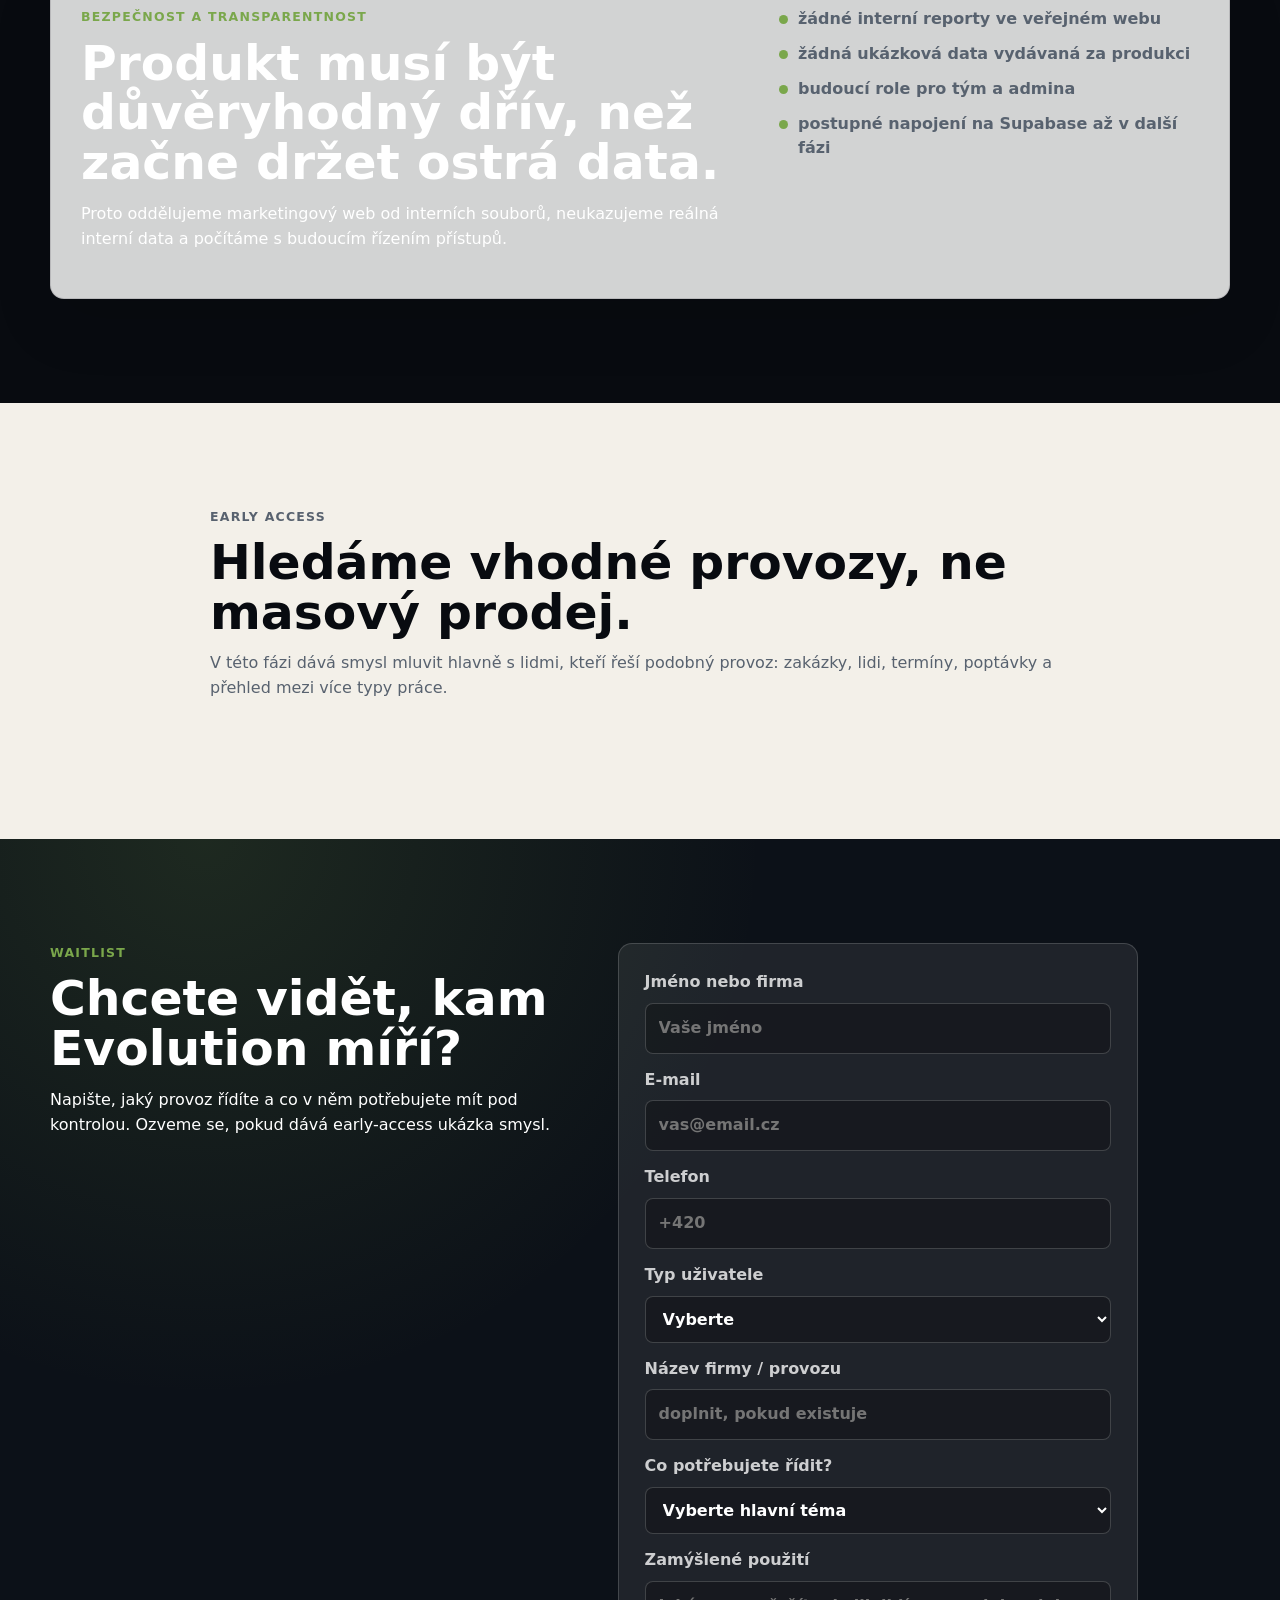
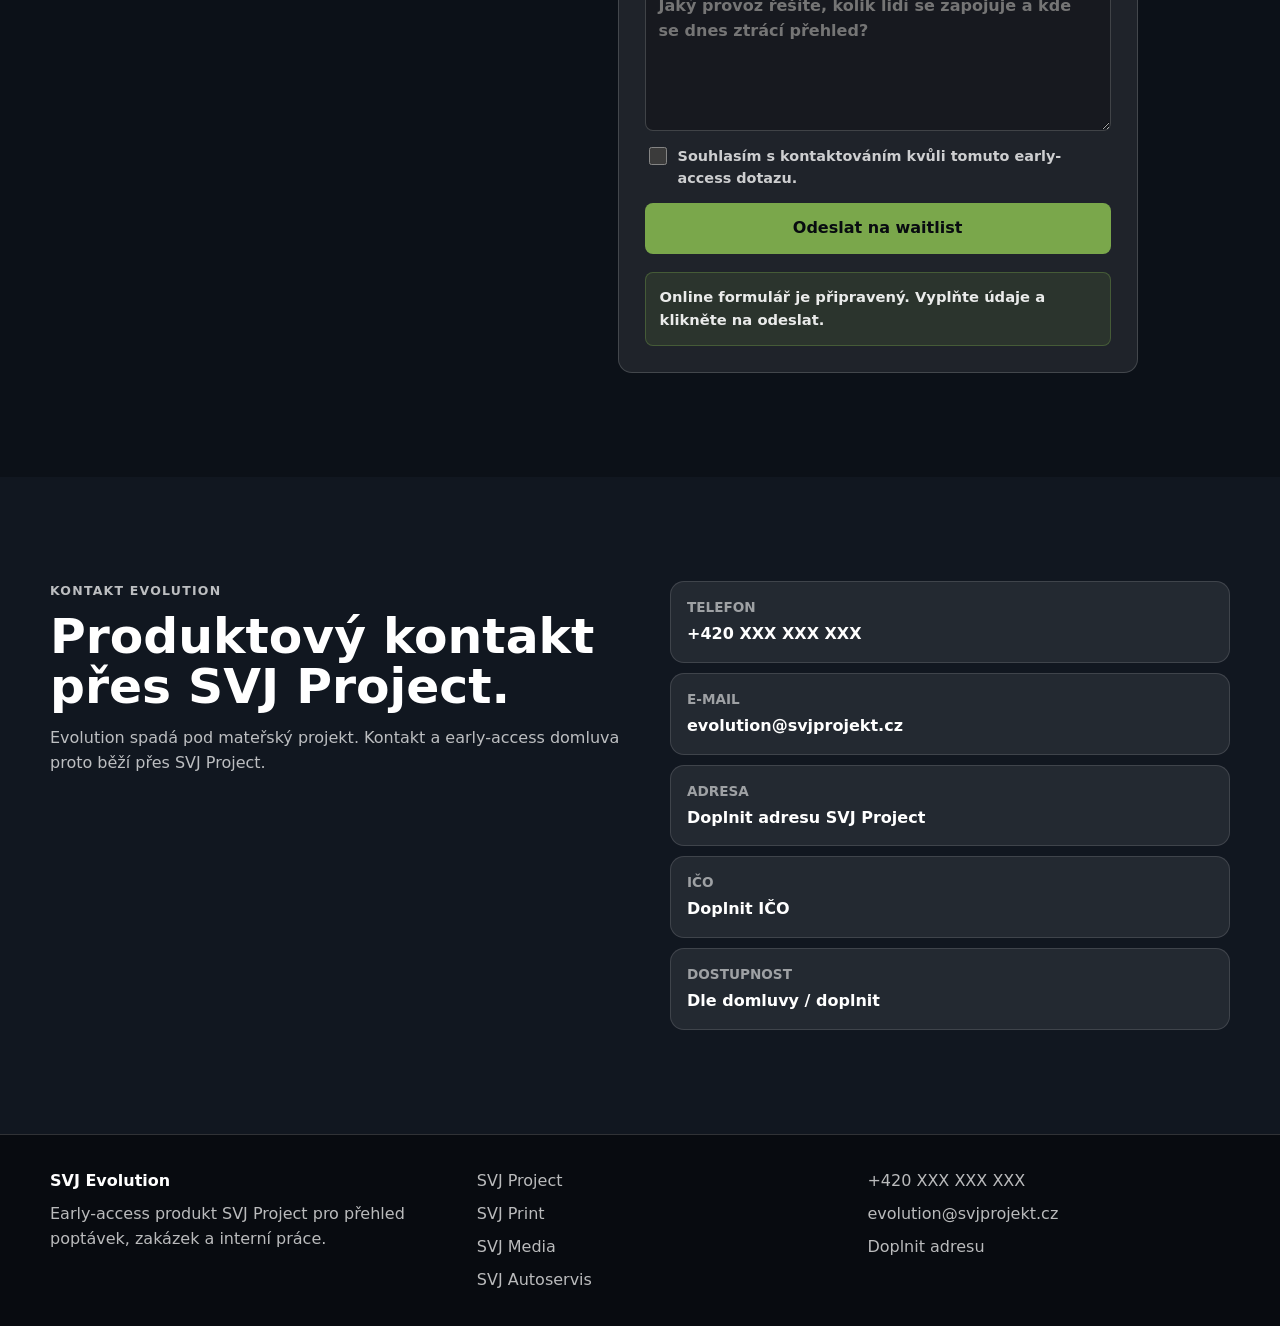
<file: public/svj-evolution.html>
<!doctype html>
<html lang="cs" class="no-js">
<head>
  <meta charset="utf-8">
  <meta name="viewport" content="width=device-width, initial-scale=1">
  <title>SVJ Evolution | Early-access software SVJ Project pro poptávky a zakázky</title>
  <meta name="description" content="SVJ Evolution je early-access produkt SVJ Projectu pro přehled poptávek, zakázek, úkolů a provozních dat. Není samostatná firma ani hotový enterprise systém.">
  <meta name="keywords" content="SVJ Evolution, SVJ Project software, early access, řízení zakázek, poptávky, CRM, malé firmy">
  <meta name="robots" content="index, follow">
  <link rel="canonical" href="https://www.svjprojekt.cz/svj-evolution">
  <meta property="og:title" content="SVJ Evolution | Produkt SVJ Project">
  <meta property="og:description" content="Early-access software pro přehled poptávek, zakázek a interní práce pod SVJ Project.">
  <meta property="og:type" content="website">
  <meta property="og:url" content="https://www.svjprojekt.cz/svj-evolution">
  <meta property="og:image" content="assets/svj-evolution-preview.webp">
  <meta name="twitter:card" content="summary_large_image">
  <meta name="theme-color" content="#0d0f12">
  <link rel="icon" href="assets/logo-svj-project.svg" type="image/svg+xml">
  <link rel="manifest" href="site.webmanifest">
  <link rel="stylesheet" href="styles.css">
</head>
<body class="evolution-page">
  <header class="site-header" data-header>
    <a class="brand" href="index.html" aria-label="SVJ Project domů">
      <img src="assets/logo-svj-project.svg" alt="SVJ Project">
      <span>SVJ Project</span>
    </a>
    <button class="nav-toggle" type="button" aria-expanded="false" aria-controls="site-nav" data-nav-toggle>
      <span></span><span></span><span></span>
      <span class="sr-only">Otevřít menu</span>
    </button>
    <nav class="site-nav" id="site-nav" data-nav>
      <a href="index.html#firmy">Firmy</a>
      <a href="svj-print.html">Print</a>
      <a href="svj-media.html">Media</a>
      <a href="svj-autoservis.html">Autoservis</a>
      <a href="svj-evolution.html" aria-current="page">Evolution</a>
      <a href="#kontakt">Kontakt</a>
    </nav>
  </header>

  <main>
    <section class="service-hero service-evolution">
      <video class="hero-video" autoplay muted loop playsinline poster="assets/svj-evolution-preview.webp">
        <source src="assets/video/svj-evolution-intro.webm" type="video/webm">
      </video>
      <div class="hero-overlay"></div>
      <div class="service-hero-inner">
        <img class="service-hero-logo service-hero-logo-round" src="assets/logo-svj-project.svg" alt="SVJ Project">
        <div>
          <p class="eyebrow">Early-access produkt SVJ Project</p>
          <h1>SVJ Evolution</h1>
          <p>Software vznikající z reálného provozu SVJ Projectu. Pomáhá držet přehled o poptávkách, zakázkách, úkolech a lidech.</p>
          <div class="hero-actions">
            <a class="button primary" href="#poptavka">Přidat se na waitlist</a>
            <a class="button ghost" href="#stav">Co je hotové</a>
          </div>
        </div>
      </div>
    </section>

    <section class="section" id="co-je">
      <div class="section-heading reveal">
        <p class="eyebrow">Co je Evolution</p>
        <h2>Produkt mateřského SVJ Projectu, ne čtvrtá firma.</h2>
        <p>SVJ Print, SVJ Media a SVJ Autoservis jsou provozované divize. SVJ Evolution je software, který vznikl proto, aby jim pomohl držet přehled o práci.</p>
      </div>
    </section>

    <section class="section section-evolution-atmosphere" id="pro-koho">
      <div class="split">
        <div class="reveal">
          <p class="eyebrow">Pro koho je</p>
          <h2>Nejdřív pro SVJ provoz, potom pro podobné malé týmy.</h2>
          <p>Evolution dává smysl tam, kde se ztrácí poptávky, termíny, odpovědnosti a návaznost komunikace.</p>
        </div>
        <div class="pill-list reveal">
          <span>SVJ Print</span>
          <span>SVJ Media</span>
          <span>SVJ Autoservis</span>
          <span>Malé provozy</span>
          <span>Servisní týmy</span>
          <span>Studia a lokální služby</span>
        </div>
      </div>
    </section>

    <section class="section section-soft" id="co-resi">
      <div class="section-heading reveal">
        <p class="eyebrow">Co řeší</p>
        <h2>Méně ztracených informací, víc přehledu nad dalšími kroky.</h2>
      </div>
      <div class="feature-grid">
        <article class="feature-tile reveal"><span>01</span><h3>Poptávky</h3><p>Zachytit kontakt, požadavek, zdroj, divizi a stav dalšího kroku.</p></article>
        <article class="feature-tile reveal"><span>02</span><h3>Zakázky</h3><p>Držet termín, odpovědnou osobu, stav a poznámky k realizaci.</p></article>
        <article class="feature-tile reveal"><span>03</span><h3>Úkoly</h3><p>Rozdělit práci mezi lidi a neztratit drobné provozní úkoly.</p></article>
        <article class="feature-tile reveal"><span>04</span><h3>Nábor</h3><p>Evidovat zájemce, kontakt, pozici a stav domluvy.</p></article>
        <article class="feature-tile reveal"><span>05</span><h3>Firmy</h3><p>Oddělit provozní informace podle divizí a typu práce.</p></article>
        <article class="feature-tile reveal"><span>06</span><h3>Přehled</h3><p>Vidět, co čeká, co hoří a co už bylo předáno.</p></article>
      </div>
    </section>

    <section class="section section-dark" id="stav">
      <div class="section-heading reveal">
        <p class="eyebrow">Stav vývoje</p>
        <h2>Early access znamená upřímně: něco už funguje, něco se teprve staví.</h2>
        <p>Evolution neprezentujeme jako hotový produkční systém. Veřejná stránka má ukázat směr a sbírat vhodné zájemce pro další fázi.</p>
      </div>
      <div class="status-grid">
        <article class="status-card reveal">
          <span>Hotové / ověřované</span>
          <h3>Základní směr produktu</h3>
          <ul class="check-list">
            <li>poptávky a leady</li>
            <li>divize a typy práce</li>
            <li>formulářová struktura</li>
            <li>veřejný waitlist</li>
          </ul>
        </article>
        <article class="status-card reveal">
          <span>Ve vývoji</span>
          <h3>Provozní jádro</h3>
          <ul class="check-list">
            <li>admin přehled poptávek</li>
            <li>role a přístupy</li>
            <li>bezpečné ukládání dat</li>
            <li>notifikace a historie stavů</li>
          </ul>
        </article>
        <article class="status-card reveal">
          <span>Neslibujeme</span>
          <h3>Hotový enterprise systém</h3>
          <p>Bezpečnost, data, role, exporty a ostrý provoz musí projít další fází. Teď jde o řízený early access.</p>
        </article>
      </div>
    </section>

    <section class="section" id="bezpecnost">
      <div class="trust-band reveal">
        <div>
          <p class="eyebrow">Bezpečnost a transparentnost</p>
          <h2>Produkt musí být důvěryhodný dřív, než začne držet ostrá data.</h2>
          <p>Proto oddělujeme marketingový web od interních souborů, neukazujeme reálná interní data a počítáme s budoucím řízením přístupů.</p>
        </div>
        <ul class="quality-list">
          <li>žádné interní reporty ve veřejném webu</li>
          <li>žádná ukázková data vydávaná za produkci</li>
          <li>budoucí role pro tým a admina</li>
          <li>postupné napojení na Supabase až v další fázi</li>
        </ul>
      </div>
    </section>

    <section class="section section-soft" id="early-access">
      <div class="section-heading reveal">
        <p class="eyebrow">Early Access</p>
        <h2>Hledáme vhodné provozy, ne masový prodej.</h2>
        <p>V této fázi dává smysl mluvit hlavně s lidmi, kteří řeší podobný provoz: zakázky, lidi, termíny, poptávky a přehled mezi více typy práce.</p>
      </div>
    </section>

    <section class="section section-dark" id="poptavka">
      <div class="request-grid request-grid-simple">
        <div class="reveal">
          <p class="eyebrow">Waitlist</p>
          <h2>Chcete vidět, kam Evolution míří?</h2>
          <p>Napište, jaký provoz řídíte a co v něm potřebujete mít pod kontrolou. Ozveme se, pokud dává early-access ukázka smysl.</p>
        </div>
        <form class="contact-form reveal" data-contact-form data-supabase-form data-supabase-table="evolution_waitlist" data-form-name="svj-evolution-request" data-subject="Dotaz na SVJ Evolution">
          <input type="hidden" name="source_page" value="svj-evolution">
          <input type="hidden" name="division" value="svj-evolution">
          <input type="hidden" name="product" value="svj-evolution">
          <label>Jméno nebo firma<input name="name" autocomplete="name" required placeholder="Vaše jméno"></label>
          <label>E-mail<input type="email" name="email" autocomplete="email" required placeholder="vas@email.cz"></label>
          <label>Telefon<input name="phone" autocomplete="tel" placeholder="+420"></label>
          <label>Typ uživatele
            <select name="user_type" required>
              <option value="">Vyberte</option>
              <option>SVJ tým</option>
              <option>Malá firma</option>
              <option>Servisní provoz</option>
              <option>Tvůrčí studio</option>
              <option>Lokální služba</option>
              <option>Jiný typ provozu</option>
            </select>
          </label>
          <label>Název firmy / provozu<input name="company_name" placeholder="doplnit, pokud existuje"></label>
          <label>Co potřebujete řídit?
            <select name="intended_use_type">
              <option value="">Vyberte hlavní téma</option>
              <option>Poptávky</option>
              <option>Zakázky</option>
              <option>Úkoly týmu</option>
              <option>Nábor</option>
              <option>Více poboček / divizí</option>
            </select>
          </label>
          <label>Zamýšlené použití<textarea name="intended_use" rows="5" required placeholder="Jaký provoz řešíte, kolik lidí se zapojuje a kde se dnes ztrácí přehled?"></textarea></label>
          <label class="consent"><input type="checkbox" name="consent" required><span>Souhlasím s kontaktováním kvůli tomuto early-access dotazu.</span></label>
          <button class="button primary" type="submit">Odeslat na waitlist</button>
          <p class="form-note" data-form-status>Formulář je připravený pro Supabase waitlist. Teď otevře e-mail s vyplněnými údaji.</p>
        </form>
      </div>
    </section>

    <section class="section contact-section" id="kontakt">
      <div class="contact-grid contact-grid-compact">
        <div class="reveal">
          <p class="eyebrow">Kontakt Evolution</p>
          <h2>Produktový kontakt přes SVJ Project.</h2>
          <p>Evolution spadá pod mateřský projekt. Kontakt a early-access domluva proto běží přes SVJ Project.</p>
        </div>
        <div class="contact-data reveal">
          <article><span>Telefon</span><strong>+420 XXX XXX XXX</strong></article>
          <article><span>E-mail</span><strong>evolution@svjprojekt.cz</strong></article>
          <article><span>Adresa</span><strong>Doplnit adresu SVJ Project</strong></article>
          <article><span>IČO</span><strong>Doplnit IČO</strong></article>
          <article><span>Dostupnost</span><strong>Dle domluvy / doplnit</strong></article>
        </div>
      </div>
    </section>
  </main>

  <footer class="site-footer">
    <div class="footer-grid">
      <div><strong>SVJ Evolution</strong><p>Early-access produkt SVJ Project pro přehled poptávek, zakázek a interní práce.</p></div>
      <nav aria-label="Patička"><a href="index.html">SVJ Project</a><a href="svj-print.html">SVJ Print</a><a href="svj-media.html">SVJ Media</a><a href="svj-autoservis.html">SVJ Autoservis</a></nav>
      <div class="footer-contact"><span>+420 XXX XXX XXX</span><a href="mailto:evolution@svjprojekt.cz">evolution@svjprojekt.cz</a><span>Doplnit adresu</span></div>
    </div>
  </footer>

  <div class="mobile-cta" aria-label="Rychlé akce">
    <a href="#poptavka">Waitlist</a>
    <a href="#kontakt">Kontakt</a>
  </div>

  <script src="script.js" defer></script>
</body>
</html>
</file>
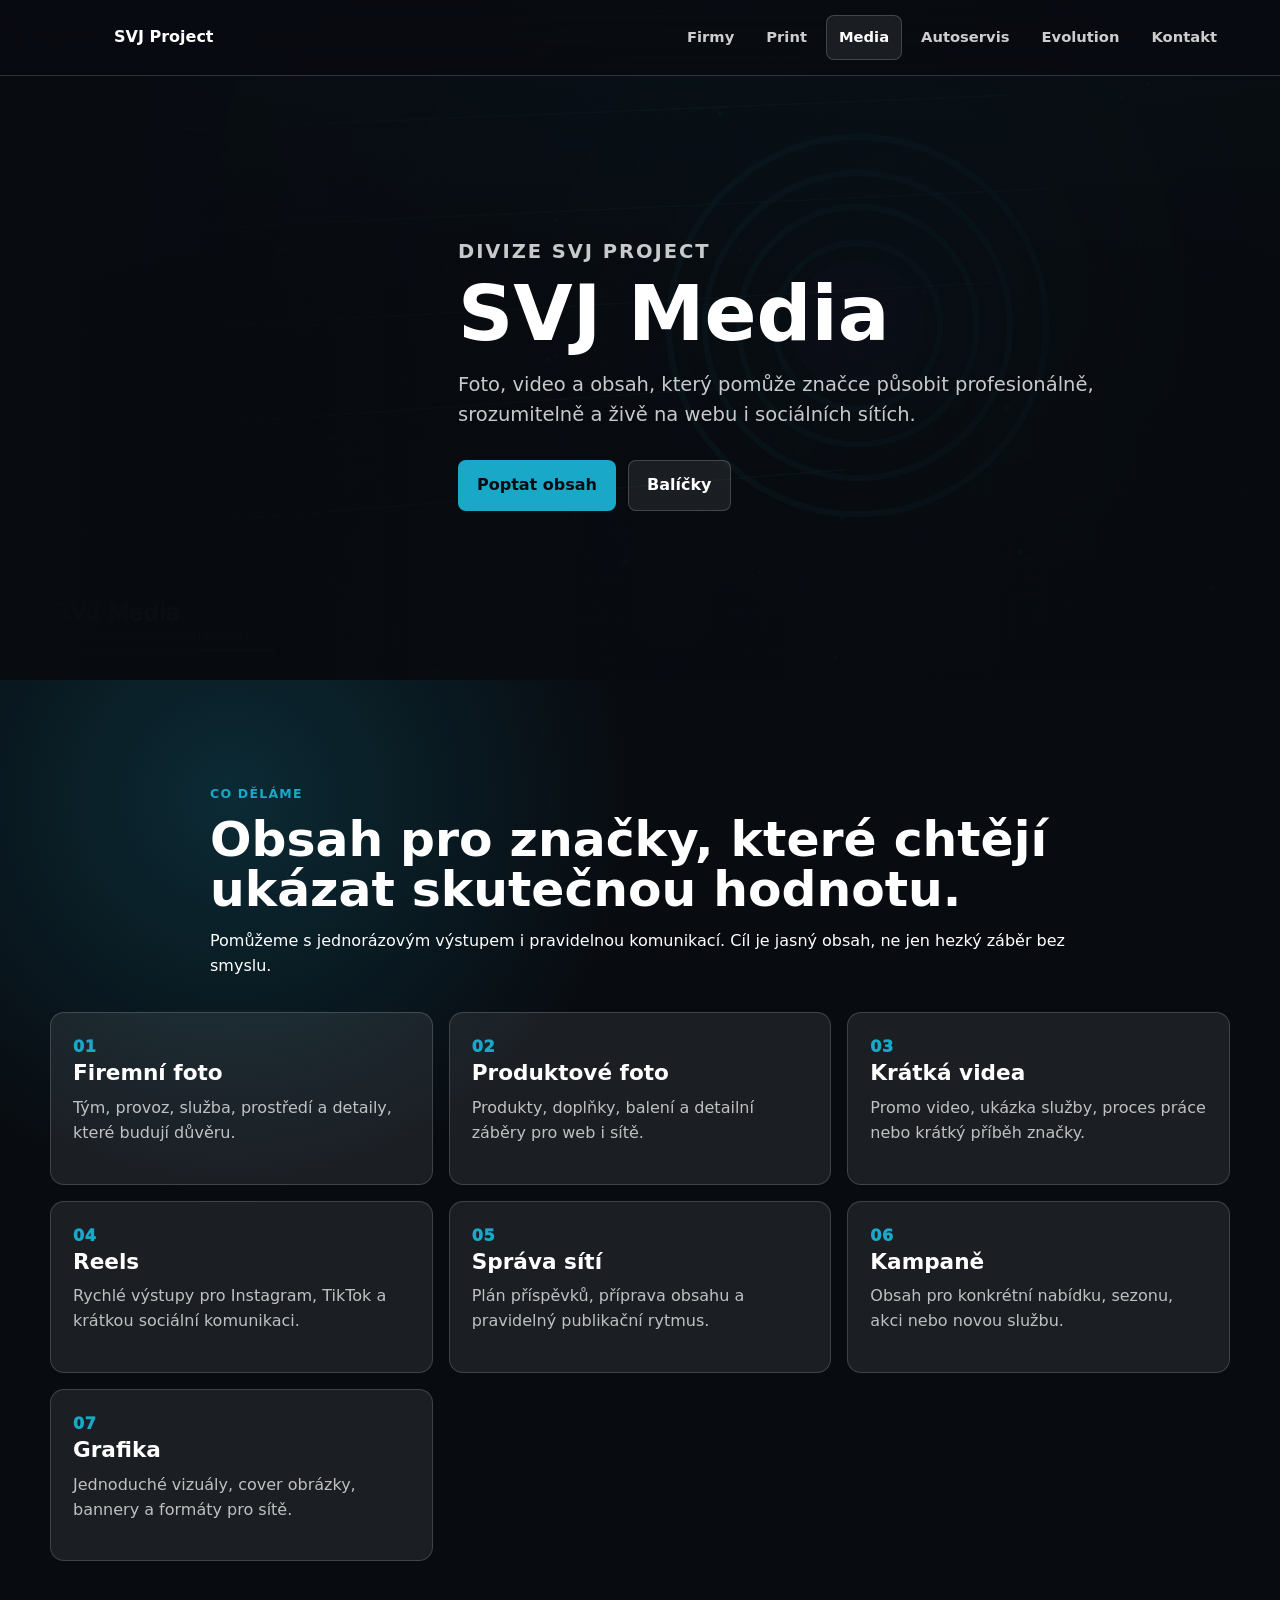
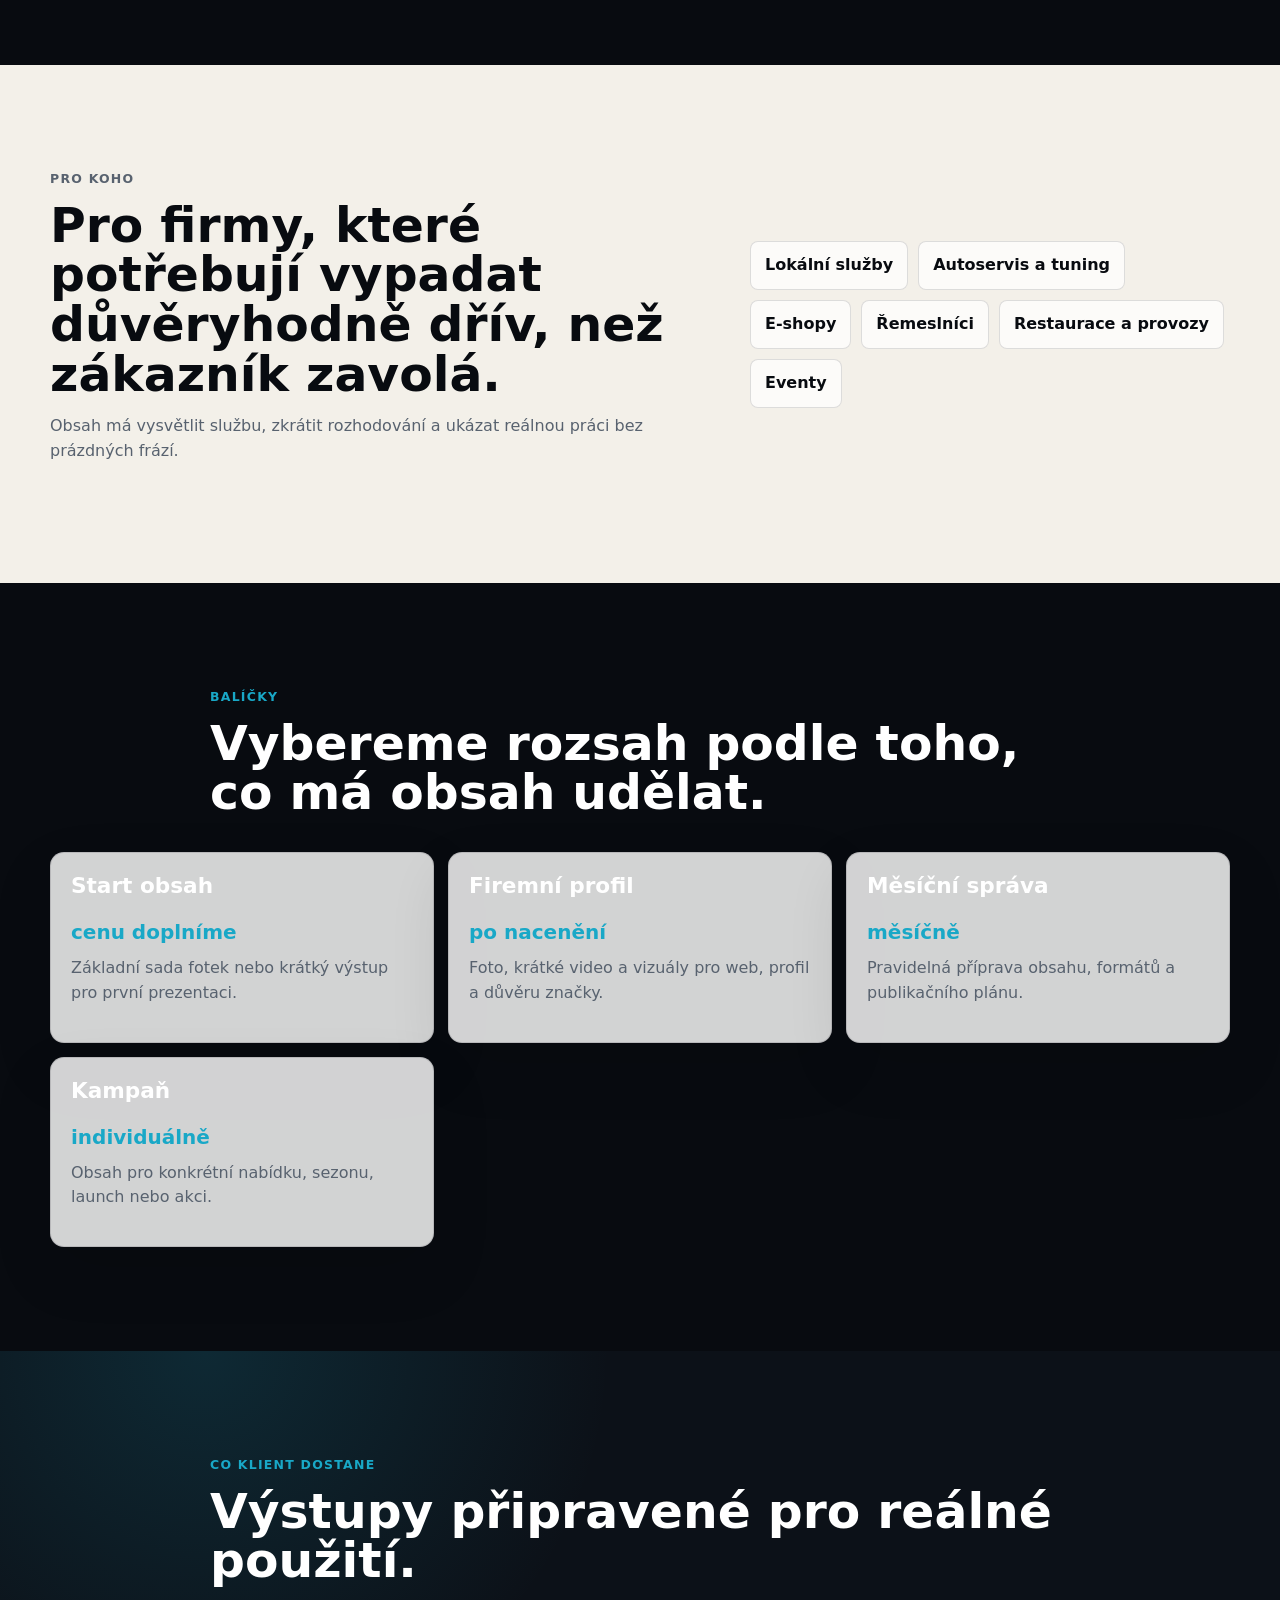
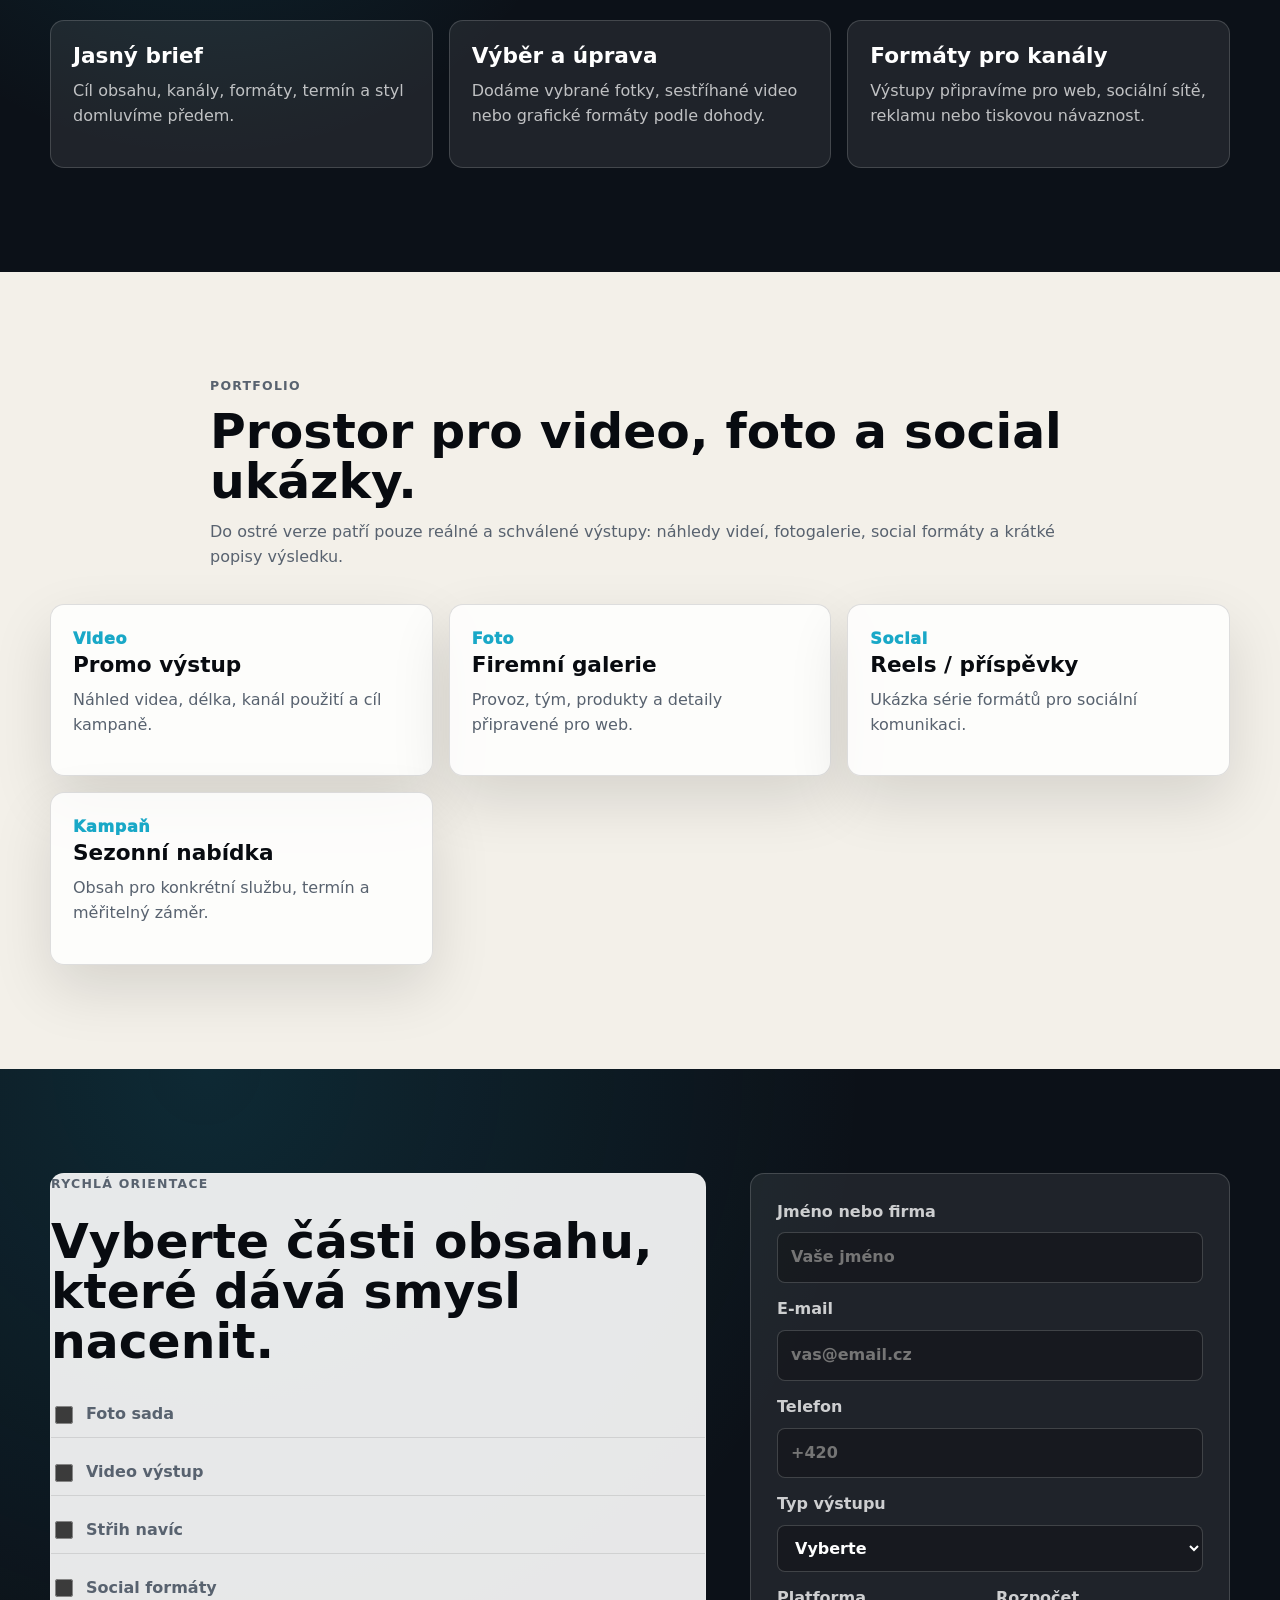
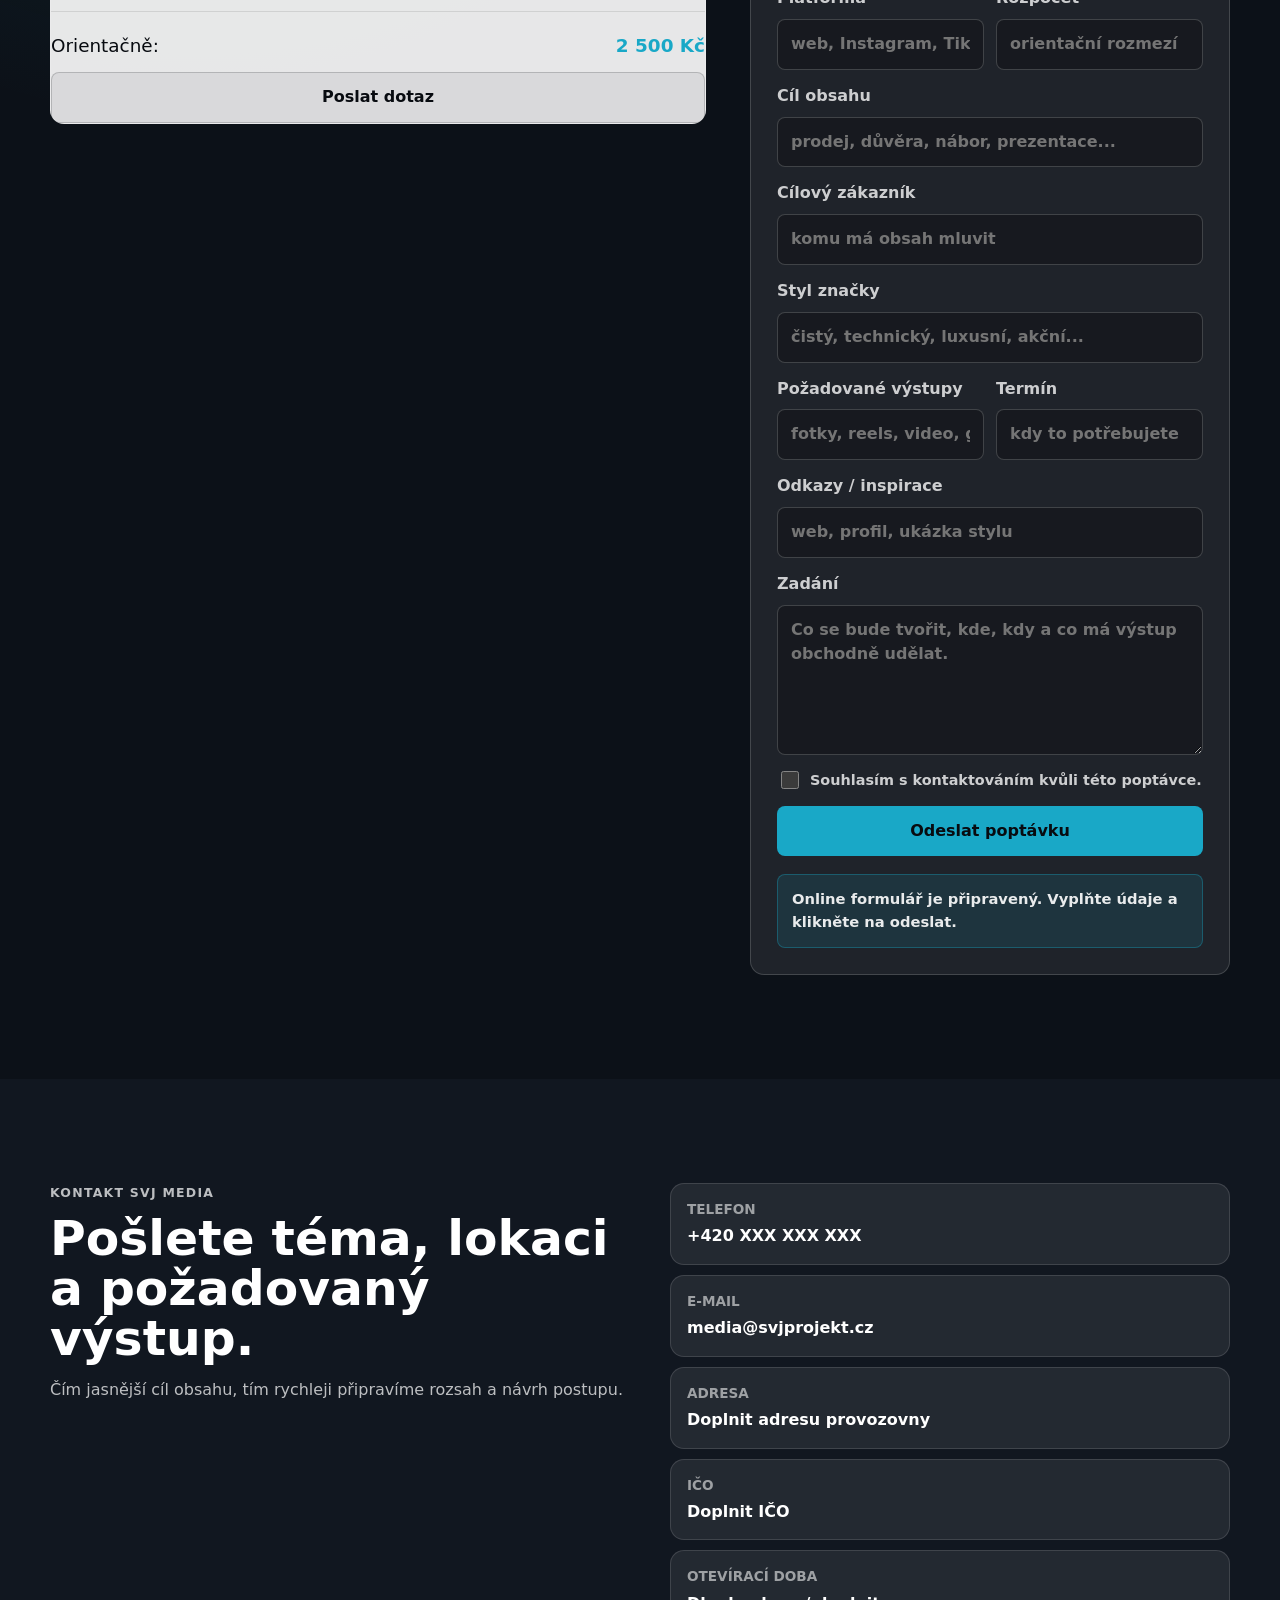
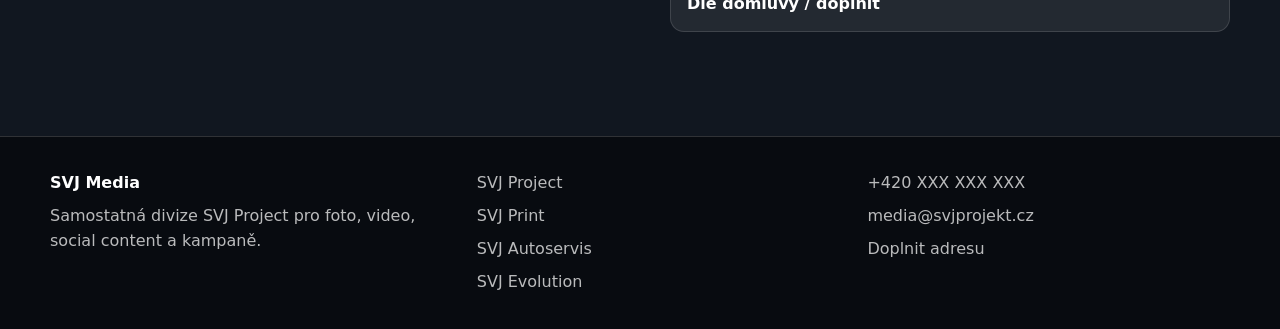
<file: public/svj-media.html>
<!doctype html>
<html lang="cs" class="no-js">
<head>
  <meta charset="utf-8">
  <meta name="viewport" content="width=device-width, initial-scale=1">
  <title>SVJ Media | Firemní foto, video, reels a obsah pro značky</title>
  <meta name="description" content="SVJ Media tvoří firemní a produktové foto, krátká videa, reels, grafiku, kampaně a správu sociálních sítí pro značky a provozy.">
  <meta name="keywords" content="SVJ Media, firemní foto, produktové foto, video, reels, sociální sítě, kampaně, grafika, firemní obsah">
  <meta name="robots" content="index, follow">
  <link rel="canonical" href="https://www.svjprojekt.cz/svj-media">
  <meta property="og:title" content="SVJ Media | Foto, video a social content">
  <meta property="og:description" content="Firemní foto, video, reels, grafika, kampaně a obsahová produkce pod SVJ Project.">
  <meta property="og:type" content="website">
  <meta property="og:url" content="https://www.svjprojekt.cz/svj-media">
  <meta property="og:image" content="assets/svj-media-hero.webp">
  <meta name="twitter:card" content="summary_large_image">
  <meta name="theme-color" content="#0d0f12">
  <link rel="icon" href="assets/logo-svj-media.svg" type="image/svg+xml">
  <link rel="manifest" href="site.webmanifest">
  <link rel="stylesheet" href="styles.css">
</head>
<body class="media-page">
  <header class="site-header" data-header>
    <a class="brand" href="index.html" aria-label="SVJ Project domů">
      <img src="assets/logo-svj-project.svg" alt="SVJ Project">
      <span>SVJ Project</span>
    </a>
    <button class="nav-toggle" type="button" aria-expanded="false" aria-controls="site-nav" data-nav-toggle>
      <span></span><span></span><span></span>
      <span class="sr-only">Otevřít menu</span>
    </button>
    <nav class="site-nav" id="site-nav" data-nav>
      <a href="index.html#firmy">Firmy</a>
      <a href="svj-print.html">Print</a>
      <a href="svj-media.html" aria-current="page">Media</a>
      <a href="svj-autoservis.html">Autoservis</a>
      <a href="svj-evolution.html">Evolution</a>
      <a href="#kontakt">Kontakt</a>
    </nav>
  </header>

  <main>
    <section class="service-hero service-media">
      <video class="hero-video" autoplay muted loop playsinline poster="assets/svj-media-hero.webp">
        <source src="assets/video/svj-media-intro.webm" type="video/webm">
      </video>
      <div class="hero-overlay"></div>
      <div class="service-hero-inner">
        <img class="service-hero-logo" src="assets/logo-svj-media.svg" alt="SVJ Media">
        <div>
          <p class="eyebrow">Divize SVJ Project</p>
          <h1>SVJ Media</h1>
          <p>Foto, video a obsah, který pomůže značce působit profesionálně, srozumitelně a živě na webu i sociálních sítích.</p>
          <div class="hero-actions">
            <a class="button primary" href="#poptavka">Poptat obsah</a>
            <a class="button ghost" href="#balicky">Balíčky</a>
          </div>
        </div>
      </div>
    </section>

    <section class="section section-media-atmosphere" id="sluzby">
      <div class="section-heading reveal">
        <p class="eyebrow">Co děláme</p>
        <h2>Obsah pro značky, které chtějí ukázat skutečnou hodnotu.</h2>
        <p>Pomůžeme s jednorázovým výstupem i pravidelnou komunikací. Cíl je jasný obsah, ne jen hezký záběr bez smyslu.</p>
      </div>
      <div class="feature-grid">
        <article class="feature-tile reveal"><span>01</span><h3>Firemní foto</h3><p>Tým, provoz, služba, prostředí a detaily, které budují důvěru.</p></article>
        <article class="feature-tile reveal"><span>02</span><h3>Produktové foto</h3><p>Produkty, doplňky, balení a detailní záběry pro web i sítě.</p></article>
        <article class="feature-tile reveal"><span>03</span><h3>Krátká videa</h3><p>Promo video, ukázka služby, proces práce nebo krátký příběh značky.</p></article>
        <article class="feature-tile reveal"><span>04</span><h3>Reels</h3><p>Rychlé výstupy pro Instagram, TikTok a krátkou sociální komunikaci.</p></article>
        <article class="feature-tile reveal"><span>05</span><h3>Správa sítí</h3><p>Plán příspěvků, příprava obsahu a pravidelný publikační rytmus.</p></article>
        <article class="feature-tile reveal"><span>06</span><h3>Kampaně</h3><p>Obsah pro konkrétní nabídku, sezonu, akci nebo novou službu.</p></article>
        <article class="feature-tile reveal"><span>07</span><h3>Grafika</h3><p>Jednoduché vizuály, cover obrázky, bannery a formáty pro sítě.</p></article>
      </div>
    </section>

    <section class="section section-soft" id="pro-koho">
      <div class="split">
        <div class="reveal">
          <p class="eyebrow">Pro koho</p>
          <h2>Pro firmy, které potřebují vypadat důvěryhodně dřív, než zákazník zavolá.</h2>
          <p>Obsah má vysvětlit službu, zkrátit rozhodování a ukázat reálnou práci bez prázdných frází.</p>
        </div>
        <div class="pill-list reveal">
          <span>Lokální služby</span>
          <span>Autoservis a tuning</span>
          <span>E-shopy</span>
          <span>Řemeslníci</span>
          <span>Restaurace a provozy</span>
          <span>Eventy</span>
        </div>
      </div>
    </section>

    <section class="section" id="balicky">
      <div class="section-heading reveal">
        <p class="eyebrow">Balíčky</p>
        <h2>Vybereme rozsah podle toho, co má obsah udělat.</h2>
      </div>
      <div class="price-list price-list-wide">
        <article class="price-card reveal"><h3>Start obsah</h3><strong>cenu doplníme</strong><p>Základní sada fotek nebo krátký výstup pro první prezentaci.</p></article>
        <article class="price-card reveal"><h3>Firemní profil</h3><strong>po nacenění</strong><p>Foto, krátké video a vizuály pro web, profil a důvěru značky.</p></article>
        <article class="price-card reveal"><h3>Měsíční správa</h3><strong>měsíčně</strong><p>Pravidelná příprava obsahu, formátů a publikačního plánu.</p></article>
        <article class="price-card reveal"><h3>Kampaň</h3><strong>individuálně</strong><p>Obsah pro konkrétní nabídku, sezonu, launch nebo akci.</p></article>
      </div>
    </section>

    <section class="section section-dark" id="vystup">
      <div class="section-heading reveal">
        <p class="eyebrow">Co klient dostane</p>
        <h2>Výstupy připravené pro reálné použití.</h2>
      </div>
      <div class="cards three">
        <article class="info-card reveal"><h3>Jasný brief</h3><p>Cíl obsahu, kanály, formáty, termín a styl domluvíme předem.</p></article>
        <article class="info-card reveal"><h3>Výběr a úprava</h3><p>Dodáme vybrané fotky, sestříhané video nebo grafické formáty podle dohody.</p></article>
        <article class="info-card reveal"><h3>Formáty pro kanály</h3><p>Výstupy připravíme pro web, sociální sítě, reklamu nebo tiskovou návaznost.</p></article>
      </div>
    </section>

    <section class="section section-soft" id="ukazky">
      <div class="section-heading reveal">
        <p class="eyebrow">Portfolio</p>
        <h2>Prostor pro video, foto a social ukázky.</h2>
        <p>Do ostré verze patří pouze reálné a schválené výstupy: náhledy videí, fotogalerie, social formáty a krátké popisy výsledku.</p>
      </div>
      <div class="portfolio-grid">
        <article class="portfolio-card reveal"><span>Video</span><h3>Promo výstup</h3><p>Náhled videa, délka, kanál použití a cíl kampaně.</p></article>
        <article class="portfolio-card reveal"><span>Foto</span><h3>Firemní galerie</h3><p>Provoz, tým, produkty a detaily připravené pro web.</p></article>
        <article class="portfolio-card reveal"><span>Social</span><h3>Reels / příspěvky</h3><p>Ukázka série formátů pro sociální komunikaci.</p></article>
        <article class="portfolio-card reveal"><span>Kampaň</span><h3>Sezonní nabídka</h3><p>Obsah pro konkrétní službu, termín a měřitelný záměr.</p></article>
      </div>
    </section>

    <section class="section section-dark" id="poptavka">
      <div class="request-grid">
        <div class="quote-box reveal" data-estimator data-base="2500" data-mail="media@svjprojekt.cz" data-subject="Poptávka SVJ Media">
          <p class="eyebrow">Rychlá orientace</p>
          <h2>Vyberte části obsahu, které dává smysl nacenit.</h2>
          <label><input type="checkbox" data-price="1800" name="item" value="foto"> Foto sada</label>
          <label><input type="checkbox" data-price="3500" name="item" value="video"> Video výstup</label>
          <label><input type="checkbox" data-price="2200" name="item" value="strih"> Střih navíc</label>
          <label><input type="checkbox" data-price="1600" name="item" value="social"> Social formáty</label>
          <div class="estimate-total">Orientačně: <strong data-total>2500 Kč</strong></div>
          <a class="button ghost" data-estimate-link href="mailto:media@svjprojekt.cz">Poslat dotaz</a>
        </div>
        <form class="contact-form reveal" data-contact-form data-supabase-form data-supabase-table="leads,media_requests" data-form-name="svj-media-request" data-subject="Poptávka SVJ Media">
          <input type="hidden" name="source_page" value="svj-media">
          <input type="hidden" name="division" value="svj-media">
          <label>Jméno nebo firma<input name="name" autocomplete="name" required placeholder="Vaše jméno"></label>
          <label>E-mail<input type="email" name="email" autocomplete="email" required placeholder="vas@email.cz"></label>
          <label>Telefon<input name="phone" autocomplete="tel" placeholder="+420"></label>
          <label>Typ výstupu
            <select name="service_type" required>
              <option value="">Vyberte</option>
              <option>Firemní foto</option>
              <option>Produktové foto</option>
              <option>Krátké video</option>
              <option>Reels</option>
              <option>Správa sociálních sítí</option>
              <option>Kampaň</option>
              <option>Grafika</option>
            </select>
          </label>
          <div class="field-row">
            <label>Platforma<input name="platform" placeholder="web, Instagram, TikTok..."></label>
            <label>Rozpočet<input name="budget_range" placeholder="orientační rozmezí"></label>
          </div>
          <label>Cíl obsahu<input name="goal" placeholder="prodej, důvěra, nábor, prezentace..."></label>
          <label>Cílový zákazník<input name="audience" placeholder="komu má obsah mluvit"></label>
          <label>Styl značky<input name="brand_style" placeholder="čistý, technický, luxusní, akční..."></label>
          <div class="field-row">
            <label>Požadované výstupy<input name="deliverables" placeholder="fotky, reels, video, grafika..."></label>
            <label>Termín<input name="deadline" placeholder="kdy to potřebujete"></label>
          </div>
          <label>Odkazy / inspirace<input name="links" placeholder="web, profil, ukázka stylu"></label>
          <label>Zadání<textarea name="message" rows="5" required placeholder="Co se bude tvořit, kde, kdy a co má výstup obchodně udělat."></textarea></label>
          <label class="consent"><input type="checkbox" name="consent" required><span>Souhlasím s kontaktováním kvůli této poptávce.</span></label>
          <button class="button primary" type="submit">Odeslat poptávku</button>
          <p class="form-note" data-form-status>Formulář je připravený pro Supabase. Teď otevře e-mail s vyplněným briefem.</p>
        </form>
      </div>
    </section>

    <section class="section contact-section" id="kontakt">
      <div class="contact-grid contact-grid-compact">
        <div class="reveal">
          <p class="eyebrow">Kontakt SVJ Media</p>
          <h2>Pošlete téma, lokaci a požadovaný výstup.</h2>
          <p>Čím jasnější cíl obsahu, tím rychleji připravíme rozsah a návrh postupu.</p>
        </div>
        <div class="contact-data reveal">
          <article><span>Telefon</span><strong>+420 XXX XXX XXX</strong></article>
          <article><span>E-mail</span><strong>media@svjprojekt.cz</strong></article>
          <article><span>Adresa</span><strong>Doplnit adresu provozovny</strong></article>
          <article><span>IČO</span><strong>Doplnit IČO</strong></article>
          <article><span>Otevírací doba</span><strong>Dle domluvy / doplnit</strong></article>
        </div>
      </div>
    </section>
  </main>

  <footer class="site-footer">
    <div class="footer-grid">
      <div><strong>SVJ Media</strong><p>Samostatná divize SVJ Project pro foto, video, social content a kampaně.</p></div>
      <nav aria-label="Patička"><a href="index.html">SVJ Project</a><a href="svj-print.html">SVJ Print</a><a href="svj-autoservis.html">SVJ Autoservis</a><a href="svj-evolution.html">SVJ Evolution</a></nav>
      <div class="footer-contact"><span>+420 XXX XXX XXX</span><a href="mailto:media@svjprojekt.cz">media@svjprojekt.cz</a><span>Doplnit adresu</span></div>
    </div>
  </footer>

  <div class="mobile-cta" aria-label="Rychlé akce">
    <a href="#poptavka">Poptávka</a>
    <a href="#kontakt">Kontakt</a>
  </div>

  <script src="script.js" defer></script>
</body>
</html>
</file>
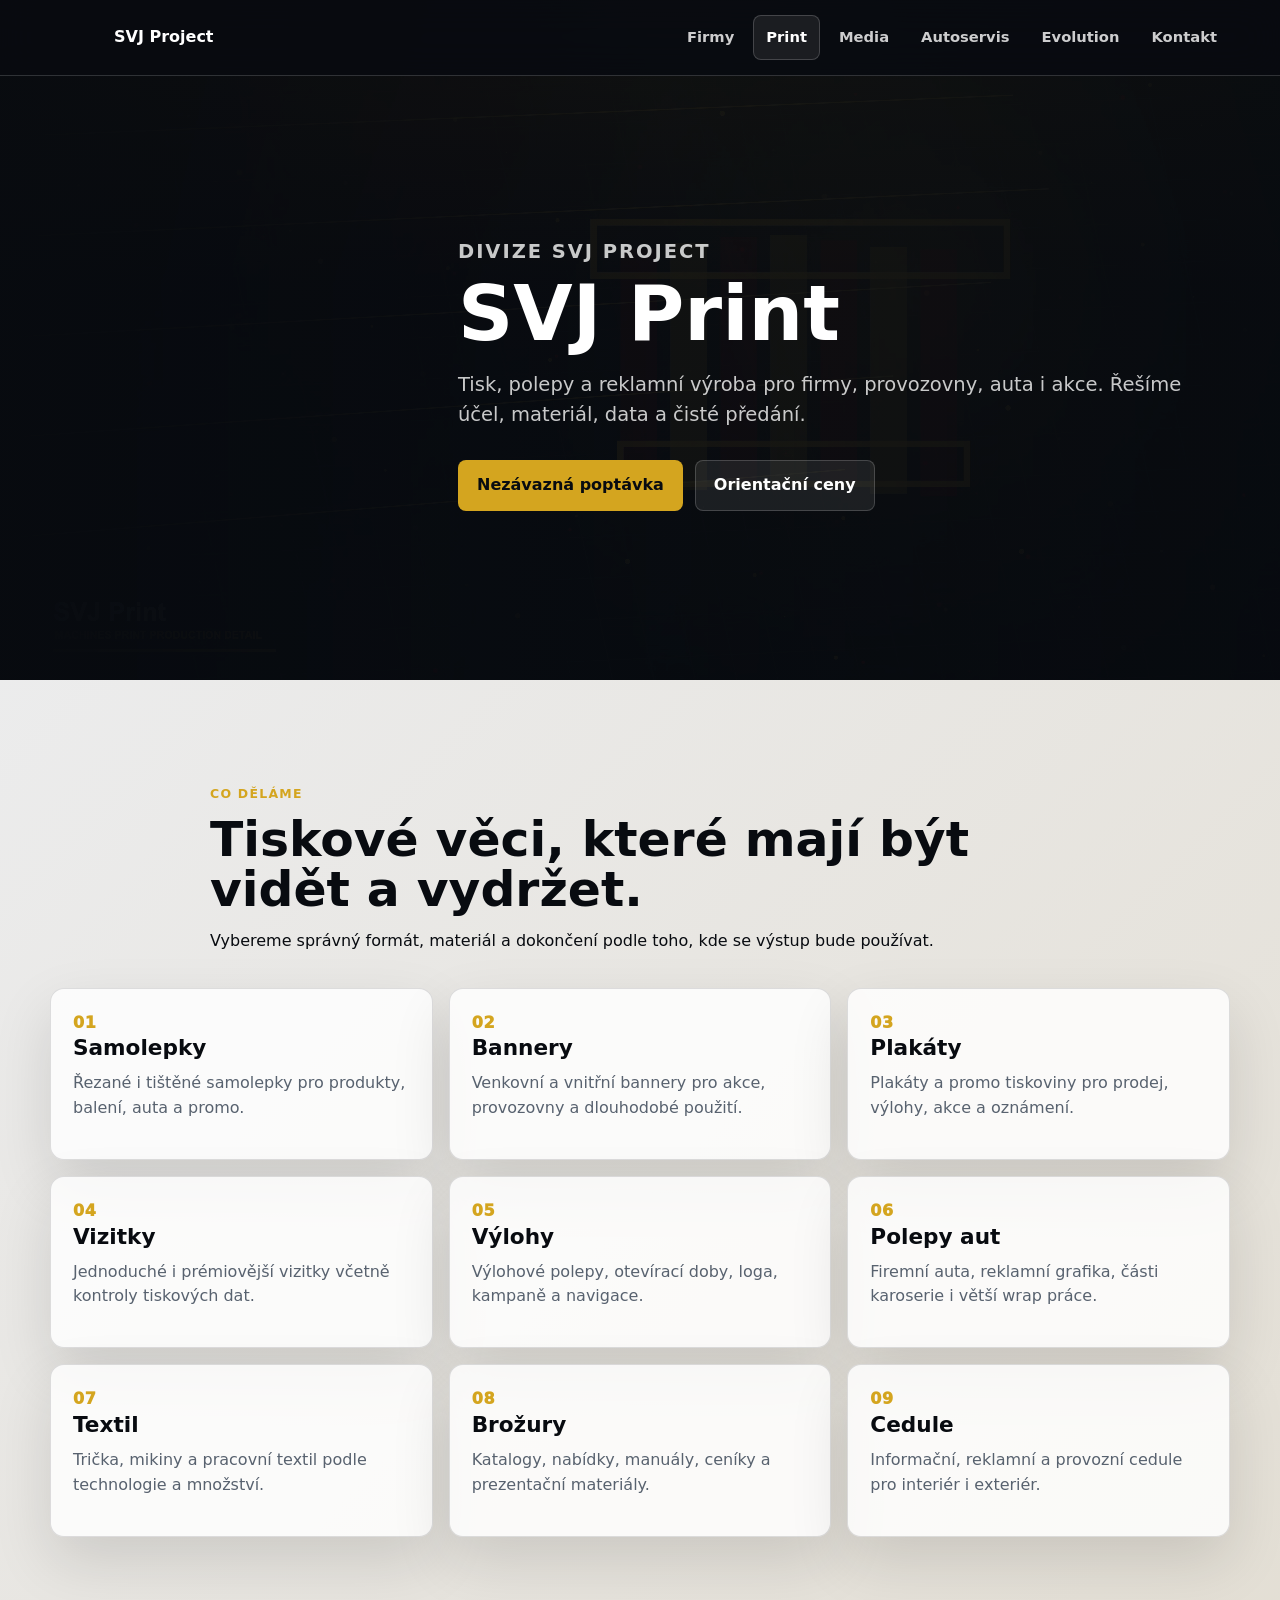
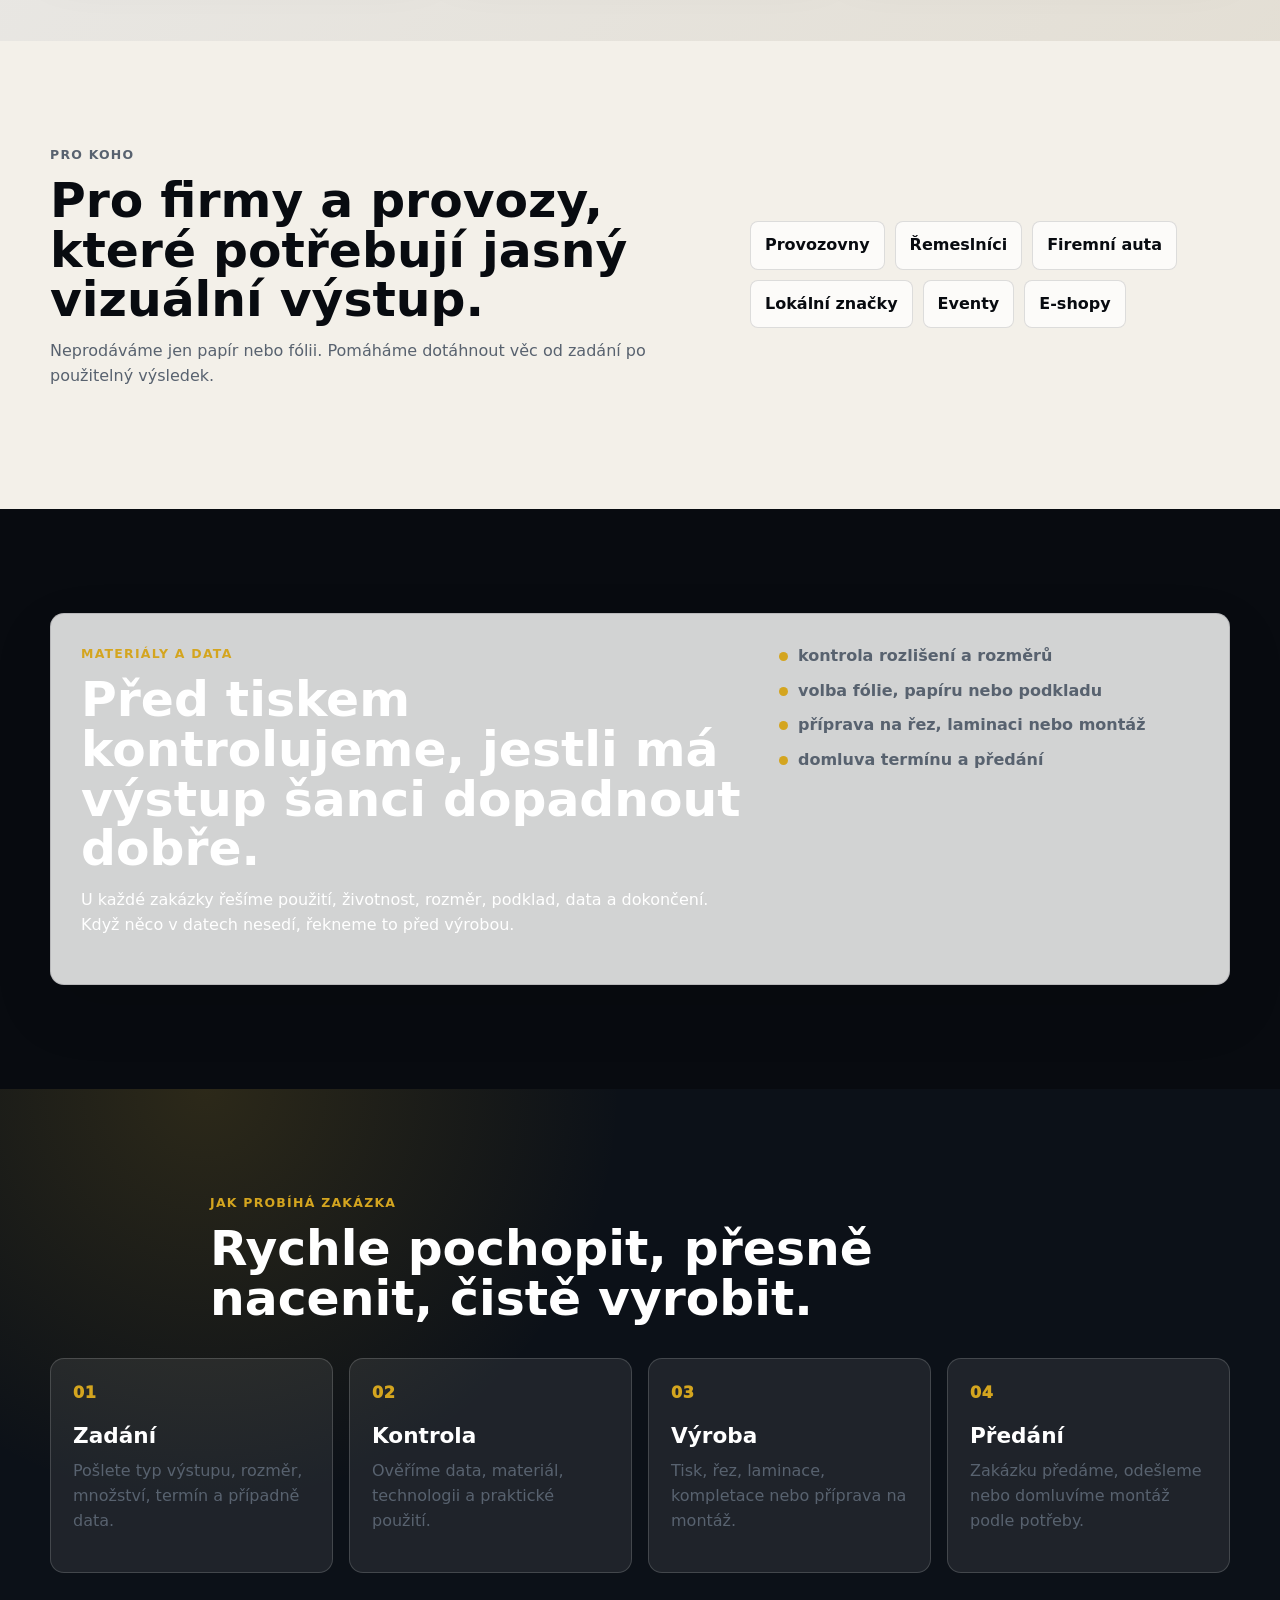
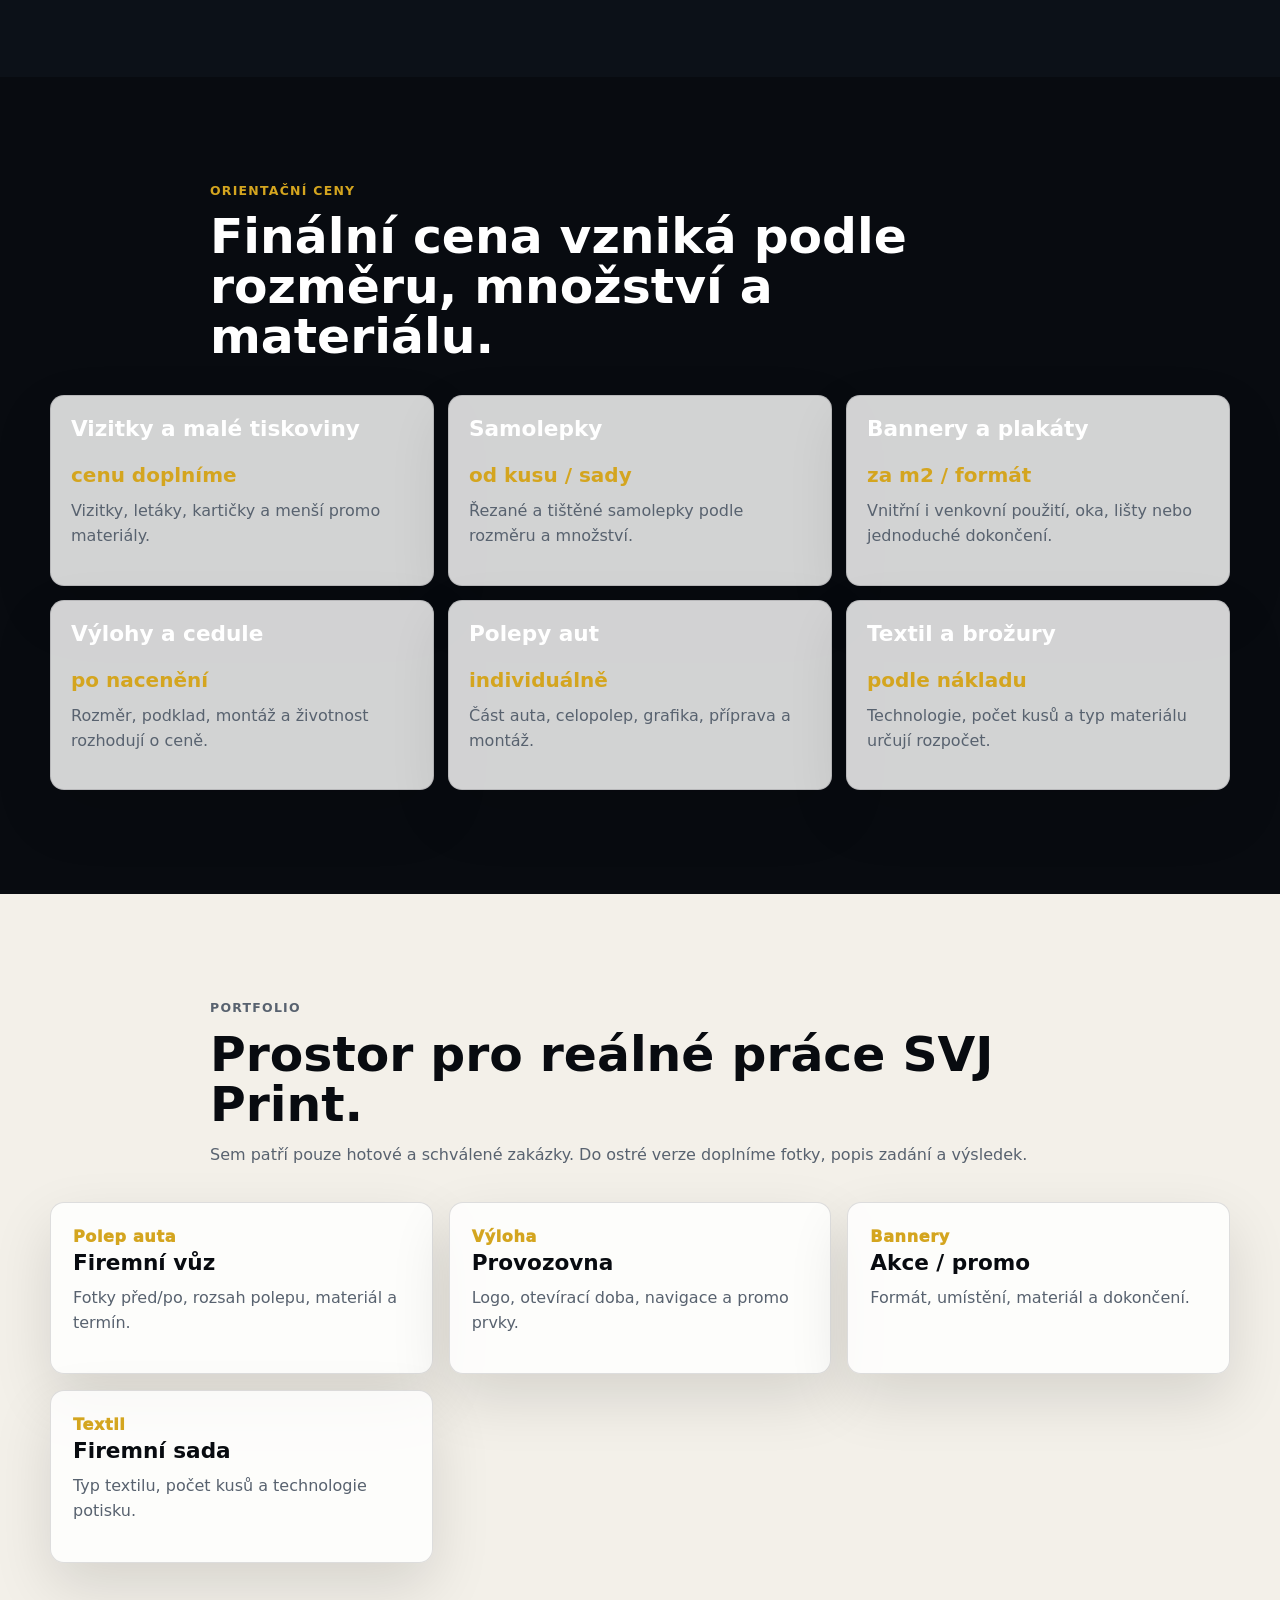
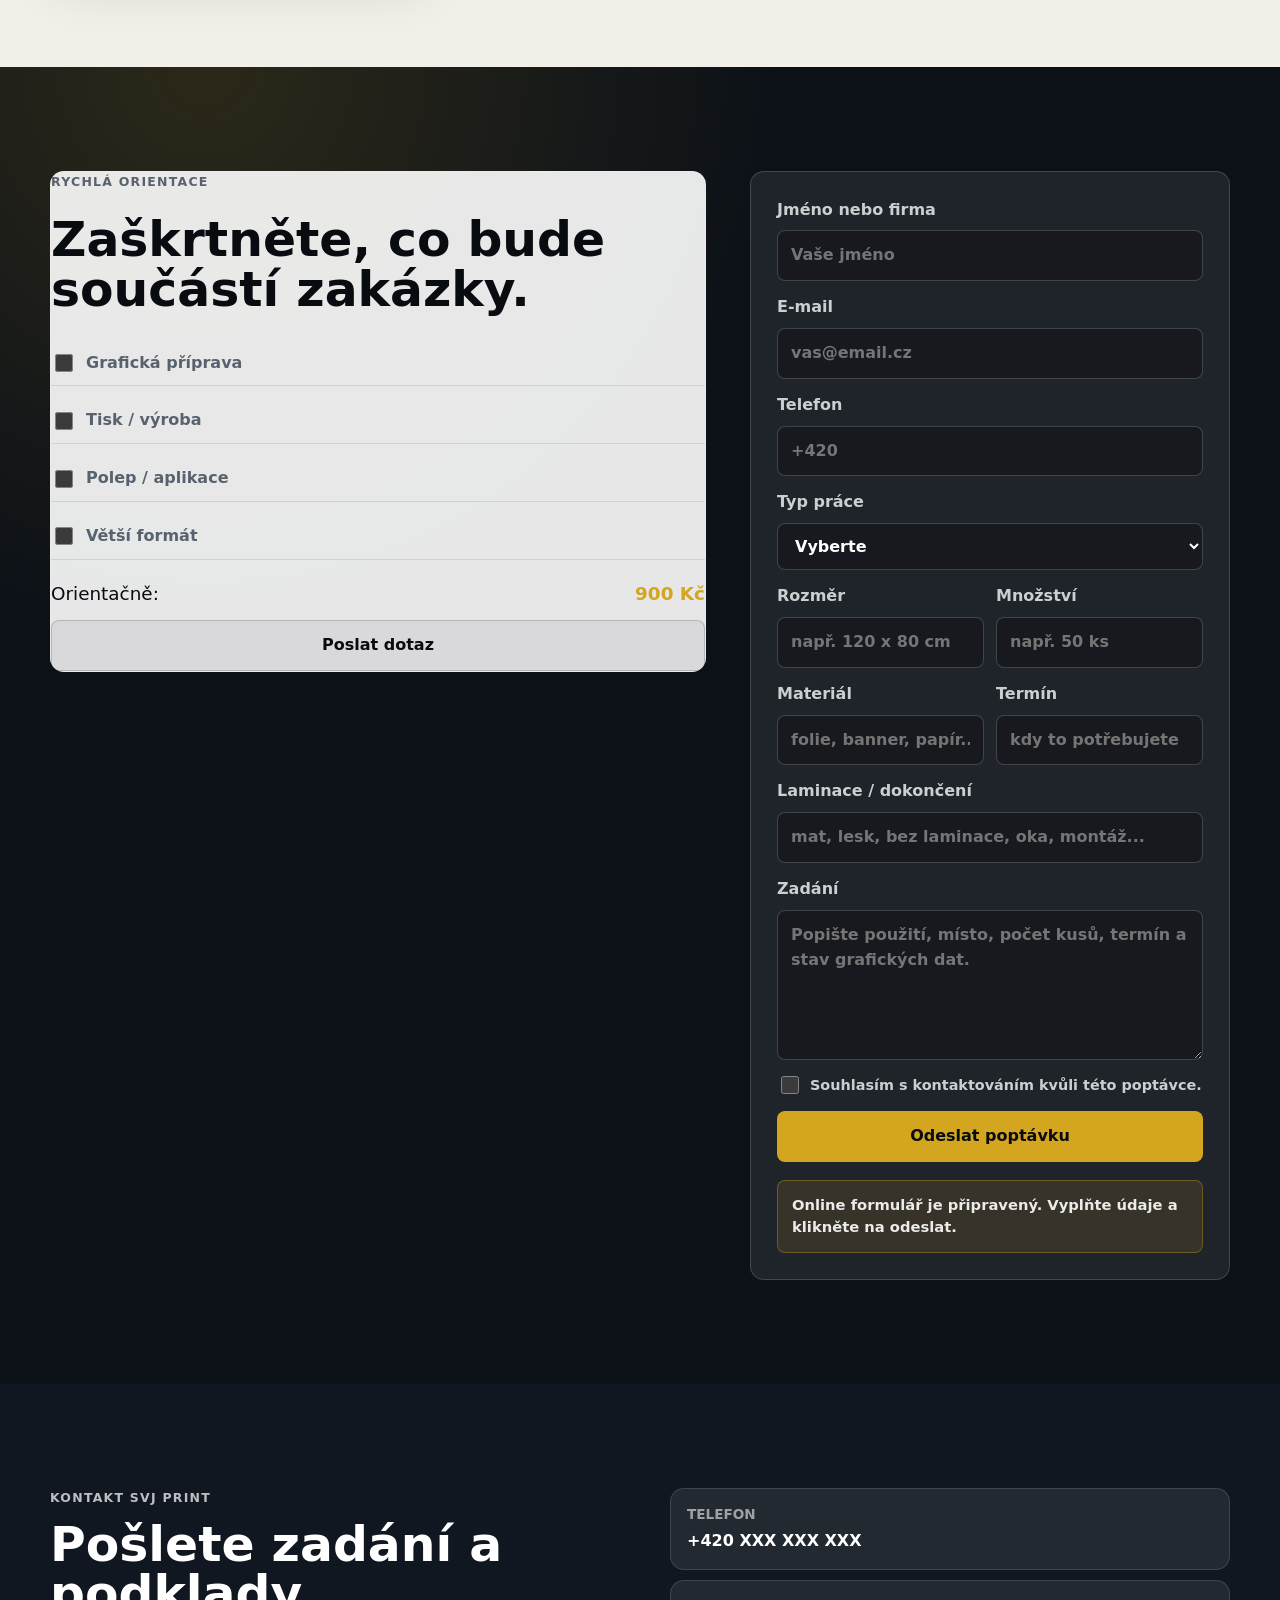
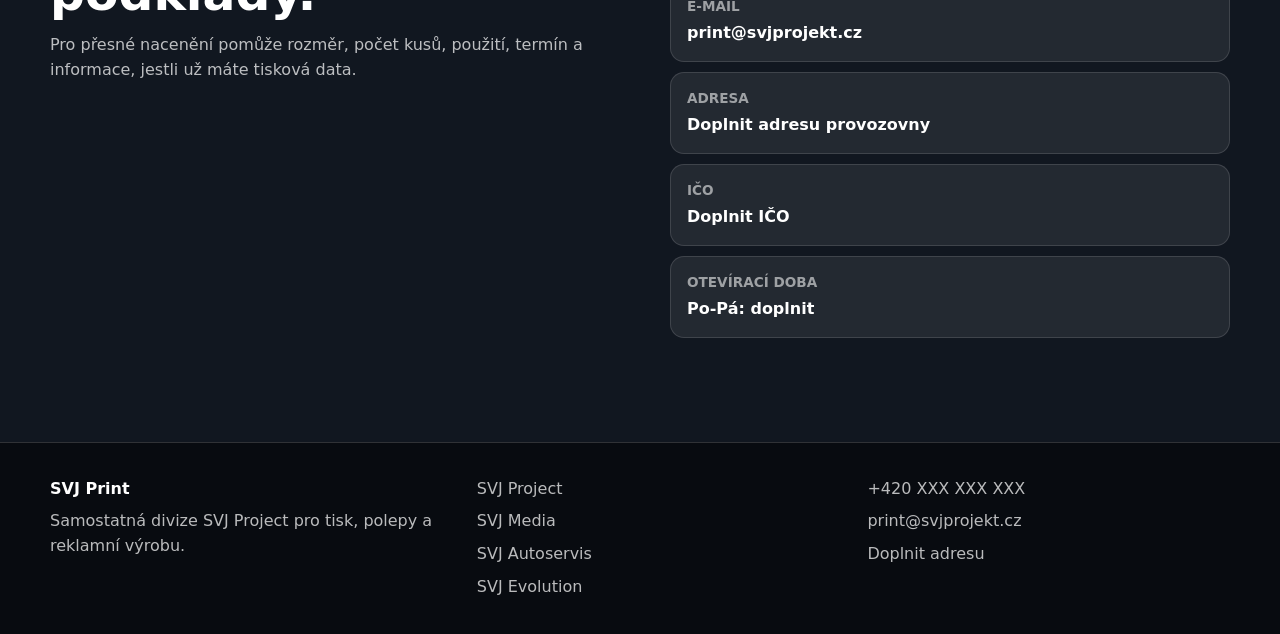
<file: public/svj-print.html>
<!doctype html>
<html lang="cs" class="no-js">
<head>
  <meta charset="utf-8">
  <meta name="viewport" content="width=device-width, initial-scale=1">
  <title>SVJ Print | Tisk, polepy, bannery, textil a reklamní výroba</title>
  <meta name="description" content="SVJ Print vyrábí samolepky, bannery, plakáty, vizitky, výlohy, polepy aut, textil, brožury a cedule pro firmy i jednotlivce.">
  <meta name="keywords" content="SVJ Print, tisk, polepy, wrap, samolepky, bannery, plakáty, vizitky, výlohy, textil, brožury, cedule">
  <meta name="robots" content="index, follow">
  <link rel="canonical" href="https://www.svjprojekt.cz/svj-print">
  <meta property="og:title" content="SVJ Print | Tisk a reklamní výroba">
  <meta property="og:description" content="Tisk, polepy, bannery, textil a reklamní výroba pod SVJ Project.">
  <meta property="og:type" content="website">
  <meta property="og:url" content="https://www.svjprojekt.cz/svj-print">
  <meta property="og:image" content="assets/svj-print-hero.webp">
  <meta name="twitter:card" content="summary_large_image">
  <meta name="theme-color" content="#0d0f12">
  <link rel="icon" href="assets/logo-svj-print.svg" type="image/svg+xml">
  <link rel="manifest" href="site.webmanifest">
  <link rel="stylesheet" href="styles.css">
</head>
<body class="print-page">
  <header class="site-header" data-header>
    <a class="brand" href="index.html" aria-label="SVJ Project domů">
      <img src="assets/logo-svj-project.svg" alt="SVJ Project">
      <span>SVJ Project</span>
    </a>
    <button class="nav-toggle" type="button" aria-expanded="false" aria-controls="site-nav" data-nav-toggle>
      <span></span><span></span><span></span>
      <span class="sr-only">Otevřít menu</span>
    </button>
    <nav class="site-nav" id="site-nav" data-nav>
      <a href="index.html#firmy">Firmy</a>
      <a href="svj-print.html" aria-current="page">Print</a>
      <a href="svj-media.html">Media</a>
      <a href="svj-autoservis.html">Autoservis</a>
      <a href="svj-evolution.html">Evolution</a>
      <a href="#kontakt">Kontakt</a>
    </nav>
  </header>

  <main>
    <section class="service-hero service-print">
      <video class="hero-video" autoplay muted loop playsinline poster="assets/svj-print-hero.webp">
        <source src="assets/video/svj-print-intro.webm" type="video/webm">
      </video>
      <div class="hero-overlay"></div>
      <div class="service-hero-inner">
        <img class="service-hero-logo" src="assets/logo-svj-print.svg" alt="SVJ Print">
        <div>
          <p class="eyebrow">Divize SVJ Project</p>
          <h1>SVJ Print</h1>
          <p>Tisk, polepy a reklamní výroba pro firmy, provozovny, auta i akce. Řešíme účel, materiál, data a čisté předání.</p>
          <div class="hero-actions">
            <a class="button primary" href="#poptavka">Nezávazná poptávka</a>
            <a class="button ghost" href="#cenik">Orientační ceny</a>
          </div>
        </div>
      </div>
    </section>

    <section class="section section-print-atmosphere" id="sluzby">
      <div class="section-heading reveal">
        <p class="eyebrow">Co děláme</p>
        <h2>Tiskové věci, které mají být vidět a vydržet.</h2>
        <p>Vybereme správný formát, materiál a dokončení podle toho, kde se výstup bude používat.</p>
      </div>
      <div class="feature-grid">
        <article class="feature-tile reveal"><span>01</span><h3>Samolepky</h3><p>Řezané i tištěné samolepky pro produkty, balení, auta a promo.</p></article>
        <article class="feature-tile reveal"><span>02</span><h3>Bannery</h3><p>Venkovní a vnitřní bannery pro akce, provozovny a dlouhodobé použití.</p></article>
        <article class="feature-tile reveal"><span>03</span><h3>Plakáty</h3><p>Plakáty a promo tiskoviny pro prodej, výlohy, akce a oznámení.</p></article>
        <article class="feature-tile reveal"><span>04</span><h3>Vizitky</h3><p>Jednoduché i prémiovější vizitky včetně kontroly tiskových dat.</p></article>
        <article class="feature-tile reveal"><span>05</span><h3>Výlohy</h3><p>Výlohové polepy, otevírací doby, loga, kampaně a navigace.</p></article>
        <article class="feature-tile reveal"><span>06</span><h3>Polepy aut</h3><p>Firemní auta, reklamní grafika, části karoserie i větší wrap práce.</p></article>
        <article class="feature-tile reveal"><span>07</span><h3>Textil</h3><p>Trička, mikiny a pracovní textil podle technologie a množství.</p></article>
        <article class="feature-tile reveal"><span>08</span><h3>Brožury</h3><p>Katalogy, nabídky, manuály, ceníky a prezentační materiály.</p></article>
        <article class="feature-tile reveal"><span>09</span><h3>Cedule</h3><p>Informační, reklamní a provozní cedule pro interiér i exteriér.</p></article>
      </div>
    </section>

    <section class="section section-soft" id="pro-koho">
      <div class="split">
        <div class="reveal">
          <p class="eyebrow">Pro koho</p>
          <h2>Pro firmy a provozy, které potřebují jasný vizuální výstup.</h2>
          <p>Neprodáváme jen papír nebo fólii. Pomáháme dotáhnout věc od zadání po použitelný výsledek.</p>
        </div>
        <div class="pill-list reveal">
          <span>Provozovny</span>
          <span>Řemeslníci</span>
          <span>Firemní auta</span>
          <span>Lokální značky</span>
          <span>Eventy</span>
          <span>E-shopy</span>
        </div>
      </div>
    </section>

    <section class="section" id="duvera">
      <div class="trust-band reveal">
        <div>
          <p class="eyebrow">Materiály a data</p>
          <h2>Před tiskem kontrolujeme, jestli má výstup šanci dopadnout dobře.</h2>
          <p>U každé zakázky řešíme použití, životnost, rozměr, podklad, data a dokončení. Když něco v datech nesedí, řekneme to před výrobou.</p>
        </div>
        <ul class="quality-list">
          <li>kontrola rozlišení a rozměrů</li>
          <li>volba fólie, papíru nebo podkladu</li>
          <li>příprava na řez, laminaci nebo montáž</li>
          <li>domluva termínu a předání</li>
        </ul>
      </div>
    </section>

    <section class="section section-dark" id="postup">
      <div class="section-heading reveal">
        <p class="eyebrow">Jak probíhá zakázka</p>
        <h2>Rychle pochopit, přesně nacenit, čistě vyrobit.</h2>
      </div>
      <div class="steps">
        <article class="step reveal"><span>01</span><h3>Zadání</h3><p>Pošlete typ výstupu, rozměr, množství, termín a případně data.</p></article>
        <article class="step reveal"><span>02</span><h3>Kontrola</h3><p>Ověříme data, materiál, technologii a praktické použití.</p></article>
        <article class="step reveal"><span>03</span><h3>Výroba</h3><p>Tisk, řez, laminace, kompletace nebo příprava na montáž.</p></article>
        <article class="step reveal"><span>04</span><h3>Předání</h3><p>Zakázku předáme, odešleme nebo domluvíme montáž podle potřeby.</p></article>
      </div>
    </section>

    <section class="section" id="cenik">
      <div class="section-heading reveal">
        <p class="eyebrow">Orientační ceny</p>
        <h2>Finální cena vzniká podle rozměru, množství a materiálu.</h2>
      </div>
      <div class="price-list price-list-wide">
        <article class="price-card reveal"><h3>Vizitky a malé tiskoviny</h3><strong>cenu doplníme</strong><p>Vizitky, letáky, kartičky a menší promo materiály.</p></article>
        <article class="price-card reveal"><h3>Samolepky</h3><strong>od kusu / sady</strong><p>Řezané a tištěné samolepky podle rozměru a množství.</p></article>
        <article class="price-card reveal"><h3>Bannery a plakáty</h3><strong>za m2 / formát</strong><p>Vnitřní i venkovní použití, oka, lišty nebo jednoduché dokončení.</p></article>
        <article class="price-card reveal"><h3>Výlohy a cedule</h3><strong>po nacenění</strong><p>Rozměr, podklad, montáž a životnost rozhodují o ceně.</p></article>
        <article class="price-card reveal"><h3>Polepy aut</h3><strong>individuálně</strong><p>Část auta, celopolep, grafika, příprava a montáž.</p></article>
        <article class="price-card reveal"><h3>Textil a brožury</h3><strong>podle nákladu</strong><p>Technologie, počet kusů a typ materiálu určují rozpočet.</p></article>
      </div>
    </section>

    <section class="section section-soft" id="ukazky">
      <div class="section-heading reveal">
        <p class="eyebrow">Portfolio</p>
        <h2>Prostor pro reálné práce SVJ Print.</h2>
        <p>Sem patří pouze hotové a schválené zakázky. Do ostré verze doplníme fotky, popis zadání a výsledek.</p>
      </div>
      <div class="portfolio-grid">
        <article class="portfolio-card reveal"><span>Polep auta</span><h3>Firemní vůz</h3><p>Fotky před/po, rozsah polepu, materiál a termín.</p></article>
        <article class="portfolio-card reveal"><span>Výloha</span><h3>Provozovna</h3><p>Logo, otevírací doba, navigace a promo prvky.</p></article>
        <article class="portfolio-card reveal"><span>Bannery</span><h3>Akce / promo</h3><p>Formát, umístění, materiál a dokončení.</p></article>
        <article class="portfolio-card reveal"><span>Textil</span><h3>Firemní sada</h3><p>Typ textilu, počet kusů a technologie potisku.</p></article>
      </div>
    </section>

    <section class="section section-dark" id="poptavka">
      <div class="request-grid">
        <div class="quote-box reveal" data-estimator data-base="900" data-mail="print@svjprojekt.cz" data-subject="Poptávka SVJ Print">
          <p class="eyebrow">Rychlá orientace</p>
          <h2>Zaškrtněte, co bude součástí zakázky.</h2>
          <label><input type="checkbox" data-price="800" name="item" value="grafika"> Grafická příprava</label>
          <label><input type="checkbox" data-price="1200" name="item" value="tisk"> Tisk / výroba</label>
          <label><input type="checkbox" data-price="1500" name="item" value="polep"> Polep / aplikace</label>
          <label><input type="checkbox" data-price="2500" name="item" value="velkoformat"> Větší formát</label>
          <div class="estimate-total">Orientačně: <strong data-total>900 Kč</strong></div>
          <a class="button ghost" data-estimate-link href="mailto:print@svjprojekt.cz">Poslat dotaz</a>
        </div>
        <form class="contact-form reveal" data-contact-form data-supabase-form data-supabase-table="leads,print_requests" data-form-name="svj-print-request" data-subject="Poptávka SVJ Print">
          <input type="hidden" name="source_page" value="svj-print">
          <input type="hidden" name="division" value="svj-print">
          <label>Jméno nebo firma<input name="name" autocomplete="name" required placeholder="Vaše jméno"></label>
          <label>E-mail<input type="email" name="email" autocomplete="email" required placeholder="vas@email.cz"></label>
          <label>Telefon<input name="phone" autocomplete="tel" placeholder="+420"></label>
          <label>Typ práce
            <select name="product_type" required>
              <option value="">Vyberte</option>
              <option>Samolepky</option>
              <option>Bannery</option>
              <option>Plakáty</option>
              <option>Vizitky</option>
              <option>Výlohy</option>
              <option>Polepy aut</option>
              <option>Textil</option>
              <option>Brožury</option>
              <option>Cedule</option>
            </select>
          </label>
          <div class="field-row">
            <label>Rozměr<input name="dimensions" placeholder="např. 120 x 80 cm"></label>
            <label>Množství<input name="quantity" placeholder="např. 50 ks"></label>
          </div>
          <div class="field-row">
            <label>Materiál<input name="material" placeholder="folie, banner, papír..."></label>
            <label>Termín<input name="deadline" placeholder="kdy to potřebujete"></label>
          </div>
          <label>Laminace / dokončení<input name="lamination" placeholder="mat, lesk, bez laminace, oka, montáž..."></label>
          <label>Zadání<textarea name="message" rows="5" required placeholder="Popište použití, místo, počet kusů, termín a stav grafických dat."></textarea></label>
          <label class="consent"><input type="checkbox" name="consent" required><span>Souhlasím s kontaktováním kvůli této poptávce.</span></label>
          <button class="button primary" type="submit">Odeslat poptávku</button>
          <p class="form-note" data-form-status>Formulář je připravený pro Supabase. Teď otevře e-mail s vyplněnými údaji.</p>
        </form>
      </div>
    </section>

    <section class="section contact-section" id="kontakt">
      <div class="contact-grid contact-grid-compact">
        <div class="reveal">
          <p class="eyebrow">Kontakt SVJ Print</p>
          <h2>Pošlete zadání a podklady.</h2>
          <p>Pro přesné nacenění pomůže rozměr, počet kusů, použití, termín a informace, jestli už máte tisková data.</p>
        </div>
        <div class="contact-data reveal">
          <article><span>Telefon</span><strong>+420 XXX XXX XXX</strong></article>
          <article><span>E-mail</span><strong>print@svjprojekt.cz</strong></article>
          <article><span>Adresa</span><strong>Doplnit adresu provozovny</strong></article>
          <article><span>IČO</span><strong>Doplnit IČO</strong></article>
          <article><span>Otevírací doba</span><strong>Po-Pá: doplnit</strong></article>
        </div>
      </div>
    </section>
  </main>

  <footer class="site-footer">
    <div class="footer-grid">
      <div><strong>SVJ Print</strong><p>Samostatná divize SVJ Project pro tisk, polepy a reklamní výrobu.</p></div>
      <nav aria-label="Patička"><a href="index.html">SVJ Project</a><a href="svj-media.html">SVJ Media</a><a href="svj-autoservis.html">SVJ Autoservis</a><a href="svj-evolution.html">SVJ Evolution</a></nav>
      <div class="footer-contact"><span>+420 XXX XXX XXX</span><a href="mailto:print@svjprojekt.cz">print@svjprojekt.cz</a><span>Doplnit adresu</span></div>
    </div>
  </footer>

  <div class="mobile-cta" aria-label="Rychlé akce">
    <a href="#poptavka">Poptávka</a>
    <a href="#kontakt">Kontakt</a>
  </div>

  <script src="script.js" defer></script>
</body>
</html>
</file>
<file: public/styles.css>
:root {
  --ink: #080b10;
  --ink-2: #101722;
  --paper: #f3f0e9;
  --paper-2: #e7e2d8;
  --white: #ffffff;
  --muted: #c9d0dc;
  --muted-dark: #58626f;
  --line: rgb(255 255 255 / 0.16);
  --dark-line: rgb(8 11 16 / 0.13);
  --red: #e20e17;
  --gold: #d4a51f;
  --cyan: #19a8c7;
  --green: #7aa74b;
  --accent: var(--red);
  --accent-rgb: 226 14 23;
  --header-height: 76px;
  color-scheme: dark;
}

body.print-page {
  --accent: var(--gold);
  --accent-rgb: 212 165 31;
}

body.media-page {
  --accent: var(--cyan);
  --accent-rgb: 25 168 199;
}

body.autoservis-page {
  --accent: var(--red);
  --accent-rgb: 226 14 23;
}

body.evolution-page {
  --accent: var(--green);
  --accent-rgb: 122 167 75;
}

* {
  box-sizing: border-box;
}

html {
  scroll-behavior: smooth;
  scroll-padding-top: calc(var(--header-height) + 20px);
}

body {
  margin: 0;
  color: var(--white);
  background: var(--ink);
  font-family: Inter, ui-sans-serif, system-ui, -apple-system, BlinkMacSystemFont, "Segoe UI", sans-serif;
  line-height: 1.55;
  letter-spacing: 0;
}

img,
video {
  display: block;
  max-width: 100%;
}

a {
  color: inherit;
  text-decoration: none;
}

button,
input,
select,
textarea {
  font: inherit;
}

.sr-only {
  position: absolute;
  width: 1px;
  height: 1px;
  padding: 0;
  margin: -1px;
  overflow: hidden;
  clip: rect(0, 0, 0, 0);
  white-space: nowrap;
  border: 0;
}

.site-header {
  position: fixed;
  inset: 0 0 auto;
  z-index: 50;
  height: var(--header-height);
  display: flex;
  align-items: center;
  justify-content: space-between;
  padding: 0 max(20px, calc((100vw - 1180px) / 2));
  background: rgb(8 11 16 / 0.88);
  border-bottom: 1px solid var(--line);
  backdrop-filter: blur(18px);
}

.brand {
  display: inline-flex;
  align-items: center;
  gap: 12px;
  min-width: 0;
  font-weight: 900;
}

.brand img {
  width: 52px;
  height: 52px;
  object-fit: contain;
}

.site-nav {
  display: flex;
  align-items: center;
  gap: 6px;
}

.site-nav a {
  padding: 10px 12px;
  border: 1px solid transparent;
  border-radius: 8px;
  color: rgb(255 255 255 / 0.8);
  font-size: 0.92rem;
  font-weight: 750;
}

.site-nav a:hover,
.site-nav a[aria-current="page"] {
  color: var(--white);
  border-color: rgb(255 255 255 / 0.18);
  background: rgb(255 255 255 / 0.08);
}

.nav-toggle {
  display: none;
  width: 44px;
  height: 44px;
  border: 1px solid var(--line);
  border-radius: 8px;
  background: rgb(255 255 255 / 0.08);
  color: var(--white);
}

.nav-toggle span:not(.sr-only) {
  display: block;
  width: 18px;
  height: 2px;
  margin: 4px auto;
  background: currentColor;
}

.hero,
.service-hero {
  position: relative;
  min-height: 720px;
  display: flex;
  align-items: center;
  overflow: hidden;
  padding: 148px 0 80px;
}

.service-hero {
  min-height: 680px;
}

.hero-video,
.hero-overlay {
  position: absolute;
  inset: 0;
  width: 100%;
  height: 100%;
}

.hero-video {
  object-fit: cover;
  opacity: 0.42;
}

.hero-overlay {
  background:
    linear-gradient(90deg, rgb(8 11 16 / 0.96), rgb(8 11 16 / 0.76) 52%, rgb(8 11 16 / 0.9)),
    linear-gradient(180deg, rgb(var(--accent-rgb) / 0.18), transparent 42%);
}

.hero-inner,
.service-hero-inner {
  position: relative;
  z-index: 2;
  width: min(1180px, calc(100% - 40px));
  margin: 0 auto;
}

.hero-inner {
  max-width: 900px;
  margin-left: max(20px, calc((100vw - 1180px) / 2));
}

.service-hero-inner {
  display: grid;
  grid-template-columns: minmax(220px, 360px) minmax(0, 1fr);
  gap: 48px;
  align-items: center;
}

.service-hero-logo {
  width: 100%;
  max-height: 240px;
  object-fit: contain;
  object-position: left center;
}

.service-hero-logo-round {
  max-height: 260px;
}

.eyebrow {
  margin: 0 0 12px;
  color: var(--accent);
  font-size: 0.78rem;
  font-weight: 900;
  letter-spacing: 0.1em;
  text-transform: uppercase;
}

h1,
h2,
h3,
p {
  margin-top: 0;
}

h1 {
  margin-bottom: 20px;
  font-size: 5.4rem;
  line-height: 0.92;
}

.service-hero h1 {
  font-size: 4.8rem;
}

h2 {
  margin-bottom: 14px;
  font-size: 3.05rem;
  line-height: 1.02;
}

h3 {
  margin-bottom: 10px;
  font-size: 1.35rem;
  line-height: 1.2;
}

.hero-lead,
.hero p,
.service-hero p {
  max-width: 760px;
  color: rgb(255 255 255 / 0.78);
  font-size: 1.22rem;
}

.hero-actions,
.card-actions {
  display: flex;
  flex-wrap: wrap;
  gap: 12px;
  margin-top: 30px;
}

.button {
  display: inline-grid;
  place-items: center;
  min-height: 48px;
  padding: 12px 18px;
  border: 1px solid transparent;
  border-radius: 8px;
  font-weight: 900;
  cursor: pointer;
  transition: transform 180ms ease, border-color 180ms ease, background 180ms ease;
}

.button:hover {
  transform: translateY(-1px);
}

.button.primary {
  color: var(--ink);
  background: var(--accent);
}

.button.ghost {
  color: var(--white);
  border-color: rgb(255 255 255 / 0.18);
  background: rgb(255 255 255 / 0.08);
}

.section {
  padding: 104px 0;
}

.section > * {
  width: min(1180px, calc(100% - 40px));
  margin-left: auto;
  margin-right: auto;
}

.section-soft {
  background: var(--paper);
  color: var(--ink);
}

.section-soft p,
.section-soft .feature-tile p,
.section-soft .price-card p,
.section-soft .portfolio-card p {
  color: var(--muted-dark);
}

.section-dark {
  background:
    radial-gradient(circle at 16% 0%, rgb(var(--accent-rgb) / 0.16), transparent 34%),
    #0c1118;
  color: var(--white);
}

.section-heading {
  max-width: 860px;
  margin-bottom: 34px;
  text-align: left;
}

.directory,
.cards.three,
.feature-grid,
.price-list,
.portfolio-grid,
.status-grid {
  display: grid;
  grid-template-columns: repeat(3, minmax(0, 1fr));
  gap: 16px;
}

.directory {
  grid-template-columns: repeat(4, minmax(0, 1fr));
  margin-top: -70px;
  position: relative;
  z-index: 3;
}

.directory-card,
.feature-tile,
.info-card,
.price-card,
.portfolio-card,
.status-card,
.step,
.product-panel,
.contact-data article,
.contact-form,
.quote-box,
.trust-band {
  border: 1px solid var(--dark-line);
  border-radius: 14px;
  background: rgb(255 255 255 / 0.82);
  box-shadow: 0 24px 60px rgb(0 0 0 / 0.12);
}

.directory-card {
  min-height: 210px;
  display: grid;
  gap: 12px;
  padding: 22px;
  color: var(--ink);
  overflow: hidden;
  position: relative;
}

.directory-card::after {
  content: "";
  position: absolute;
  inset: auto 18px 18px auto;
  width: 74px;
  height: 74px;
  border: 1px solid rgb(var(--accent-rgb) / 0.24);
  border-radius: 50%;
  background: rgb(var(--accent-rgb) / 0.08);
}

.directory-card img {
  width: 56px;
  height: 56px;
  object-fit: contain;
}

.directory-card p,
.info-card p,
.product-panel p,
.status-card p {
  color: var(--muted-dark);
}

.directory-card strong {
  color: var(--accent);
}

.cards.three {
  grid-template-columns: repeat(3, minmax(0, 1fr));
}

.feature-grid {
  grid-template-columns: repeat(3, minmax(0, 1fr));
}

.feature-tile,
.info-card,
.portfolio-card,
.status-card,
.step,
.product-panel {
  color: var(--ink);
  padding: 22px;
}

.feature-tile span,
.step span,
.portfolio-card span,
.status-card span {
  color: var(--accent);
  font-weight: 950;
  letter-spacing: 0.04em;
}

.feature-tile p,
.portfolio-card p,
.price-card p,
.step p {
  color: var(--muted-dark);
}

.section-print-atmosphere {
  background:
    linear-gradient(135deg, rgb(255 255 255 / 0.92), rgb(239 234 223 / 0.95)),
    repeating-linear-gradient(90deg, rgb(8 11 16 / 0.04) 0 1px, transparent 1px 22px);
  color: var(--ink);
}

.section-media-atmosphere {
  background:
    radial-gradient(circle at 18% 12%, rgb(var(--accent-rgb) / 0.2), transparent 30%),
    #080b10;
  color: var(--white);
}

.section-auto-atmosphere {
  background:
    linear-gradient(145deg, #07090d, #111720),
    radial-gradient(circle at 18% 12%, rgb(var(--accent-rgb) / 0.18), transparent 34%);
  color: var(--white);
}

.trust-band {
  display: grid;
  grid-template-columns: minmax(0, 1fr) minmax(280px, 420px);
  gap: 28px;
  align-items: start;
  padding: 30px;
}

.quality-list {
  display: grid;
  gap: 10px;
  margin: 0;
  padding: 0;
  list-style: none;
}

.quality-list li {
  display: flex;
  gap: 10px;
  color: var(--muted-dark);
  font-weight: 800;
}

.quality-list li::before {
  content: "";
  width: 9px;
  height: 9px;
  margin-top: 8px;
  border-radius: 50%;
  background: var(--accent);
  flex: 0 0 auto;
}

.info-card img {
  width: 168px;
  height: 88px;
  object-fit: contain;
  object-position: left center;
  margin-bottom: 16px;
}

.split,
.product-split,
.contact-grid,
.request-grid {
  display: grid;
  grid-template-columns: minmax(0, 1fr) minmax(320px, 480px);
  gap: 44px;
  align-items: center;
}

.contact-grid {
  align-items: start;
}

.contact-grid-compact {
  grid-template-columns: minmax(0, 1fr) minmax(320px, 560px);
}

.request-grid {
  align-items: start;
}

.request-grid-simple {
  grid-template-columns: minmax(0, 0.85fr) minmax(320px, 520px);
}

.pill-list {
  display: flex;
  flex-wrap: wrap;
  gap: 10px;
}

.pill-list span {
  display: inline-flex;
  padding: 11px 14px;
  border: 1px solid var(--dark-line);
  border-radius: 8px;
  background: rgb(255 255 255 / 0.72);
  font-weight: 850;
}

.check-list {
  display: grid;
  gap: 10px;
  margin: 18px 0 24px;
  padding: 0;
  list-style: none;
}

.check-list li {
  display: flex;
  gap: 10px;
  color: var(--muted-dark);
}

.check-list li::before {
  content: "";
  width: 9px;
  height: 9px;
  margin-top: 8px;
  border-radius: 50%;
  background: var(--accent);
  flex: 0 0 auto;
}

.note,
.supplier-note {
  padding: 14px 16px;
  border: 1px solid rgb(var(--accent-rgb) / 0.26);
  border-radius: 8px;
  background: rgb(var(--accent-rgb) / 0.08);
}

.supplier-note {
  margin-top: 18px;
}

.steps {
  display: grid;
  grid-template-columns: repeat(4, minmax(0, 1fr));
  gap: 16px;
}

.step span {
  display: inline-flex;
  margin-bottom: 18px;
  color: var(--accent);
  font-weight: 950;
}

.price-list {
  display: grid;
  grid-template-columns: repeat(3, minmax(0, 1fr));
  gap: 14px;
}

.price-list-wide {
  grid-template-columns: repeat(3, minmax(0, 1fr));
}

.price-card {
  display: grid;
  gap: 8px;
  padding: 20px;
}

.price-card strong {
  color: var(--accent);
  font-size: 1.25rem;
}

.section-dark .price-card,
.section-dark .info-card,
.section-dark .step,
.section-dark .product-panel,
.section-dark .quote-box,
.section-media-atmosphere .feature-tile,
.section-auto-atmosphere .feature-tile,
.section-dark .status-card {
  color: var(--white);
  border-color: rgb(255 255 255 / 0.16);
  background: rgb(255 255 255 / 0.08);
  box-shadow: none;
}

.section-dark .info-card p,
.section-dark .feature-tile p,
.section-media-atmosphere .feature-tile p,
.section-auto-atmosphere .feature-tile p {
  color: rgb(255 255 255 / 0.72);
}

.section-dark .quote-box {
  background: rgb(255 255 255 / 0.9);
  color: var(--ink);
}

.section-dark .quote-box p,
.section-dark .quote-box label {
  color: var(--muted-dark);
}

.quote-box {
  display: grid;
  gap: 12px;
}

.quote-box label {
  display: grid;
  grid-template-columns: auto 1fr;
  gap: 10px;
  align-items: center;
  padding: 10px 0;
  color: var(--ink);
  border-bottom: 1px solid rgb(8 11 16 / 0.1);
  font-weight: 800;
}

.quote-box input {
  width: 18px;
  height: 18px;
}

.estimate-total {
  display: flex;
  justify-content: space-between;
  gap: 16px;
  padding-top: 8px;
  font-size: 1.15rem;
}

.estimate-total strong {
  color: var(--accent);
}

.quote-box .button.ghost {
  color: var(--ink);
  border-color: rgb(8 11 16 / 0.18);
  background: rgb(8 11 16 / 0.06);
}

.contact-section {
  background: #111720;
  color: var(--white);
}

.contact-section p {
  color: rgb(255 255 255 / 0.72);
}

.contact-data {
  display: grid;
  gap: 10px;
}

.contact-data article {
  display: grid;
  gap: 4px;
  padding: 15px 16px;
  color: var(--white);
  border-color: rgb(255 255 255 / 0.13);
  background: rgb(255 255 255 / 0.08);
  box-shadow: none;
}

.contact-data span {
  color: rgb(255 255 255 / 0.56);
  font-size: 0.85rem;
  font-weight: 850;
  text-transform: uppercase;
}

.contact-form {
  display: grid;
  gap: 14px;
  padding: 26px;
  color: var(--white);
  border-color: rgb(255 255 255 / 0.16);
  background: rgb(255 255 255 / 0.08);
  box-shadow: none;
}

.hp-field {
  position: absolute;
  left: -10000px;
  width: 1px;
  height: 1px;
  overflow: hidden;
  opacity: 0;
  pointer-events: none;
}

.contact-form label {
  display: grid;
  gap: 8px;
  color: rgb(255 255 255 / 0.78);
  font-weight: 800;
}

.field-row {
  display: grid;
  grid-template-columns: 1fr 1fr;
  gap: 12px;
}

.contact-form input,
.contact-form select,
.contact-form textarea {
  width: 100%;
  min-height: 46px;
  border: 1px solid rgb(255 255 255 / 0.18);
  border-radius: 8px;
  padding: 12px 13px;
  color: var(--white);
  background: rgb(0 0 0 / 0.26);
}

.contact-form textarea {
  min-height: 128px;
  resize: vertical;
}

.contact-form select option {
  color: var(--ink);
}

.contact-form button:disabled {
  cursor: progress;
  opacity: 0.72;
}

.consent {
  grid-template-columns: auto 1fr;
  align-items: start;
  font-size: 0.9rem;
}

.consent input {
  width: 18px;
  min-height: 18px;
  margin-top: 2px;
}

.form-note,
.form-status {
  display: block;
  margin: 4px 0 0;
  padding: 13px 14px;
  border: 1px solid rgb(255 255 255 / 0.18);
  border-radius: 8px;
  color: rgb(255 255 255 / 0.9);
  background: rgb(255 255 255 / 0.08);
  font-size: 0.92rem;
  font-weight: 800;
}

.form-status[data-state="ready"] {
  border-color: rgb(var(--accent-rgb) / 0.35);
  background: rgb(var(--accent-rgb) / 0.13);
}

.form-status[data-state="loading"] {
  border-color: rgb(255 255 255 / 0.34);
  background: rgb(255 255 255 / 0.13);
}

.form-status[data-state="success"] {
  border-color: rgb(122 167 75 / 0.7);
  background: rgb(122 167 75 / 0.18);
}

.form-status[data-state="warning"] {
  border-color: rgb(212 165 31 / 0.75);
  background: rgb(212 165 31 / 0.16);
}

.form-status[data-state="error"] {
  border-color: rgb(226 14 23 / 0.75);
  background: rgb(226 14 23 / 0.16);
}

.site-footer {
  padding: 34px 0;
  color: rgb(255 255 255 / 0.72);
  background: #080b10;
  border-top: 1px solid var(--line);
}

.footer-grid {
  width: min(1180px, calc(100% - 40px));
  display: grid;
  grid-template-columns: 1.1fr 1fr 1fr;
  gap: 28px;
  margin: 0 auto;
  align-items: start;
}

.site-footer strong {
  color: var(--white);
}

.site-footer p {
  margin: 8px 0 0;
}

.site-footer nav,
.footer-contact {
  display: grid;
  gap: 8px;
}

.site-footer a:hover {
  color: var(--white);
}

.mobile-cta {
  display: none;
}

.reveal {
  opacity: 0;
  transform: translateY(18px);
  transition: opacity 520ms ease, transform 520ms ease;
}

.reveal.is-visible {
  opacity: 1;
  transform: none;
}

@media (max-width: 980px) {
  .site-header {
    padding: 0 20px;
  }

  .nav-toggle {
    display: inline-grid;
    place-content: center;
  }

  .site-nav {
    position: fixed;
    inset: var(--header-height) 16px auto 16px;
    display: none;
    flex-direction: column;
    align-items: stretch;
    padding: 14px;
    border: 1px solid var(--line);
    border-radius: 8px;
    background: rgb(8 11 16 / 0.97);
  }

  .site-nav.is-open {
    display: flex;
  }

  .hero,
  .service-hero {
    min-height: auto;
    padding: 132px 0 72px;
  }

  .hero-inner {
    margin-left: auto;
  }

  .service-hero-inner,
  .split,
  .product-split,
  .contact-grid,
  .request-grid,
  .request-grid-simple,
  .trust-band {
    grid-template-columns: 1fr;
  }

  .directory,
  .cards.three,
  .steps,
  .price-list,
  .feature-grid,
  .portfolio-grid,
  .status-grid,
  .footer-grid {
    grid-template-columns: 1fr 1fr;
  }
}

@media (max-width: 720px) {
  body {
    padding-bottom: 70px;
  }

  .brand span {
    display: none;
  }

  h1,
  .service-hero h1 {
    font-size: 3.15rem;
  }

  h2 {
    font-size: 2.1rem;
  }

  .hero p,
  .service-hero p {
    font-size: 1.05rem;
  }

  .section {
    padding: 72px 0;
  }

  .directory {
    grid-template-columns: 1fr;
    margin-top: 0;
    padding: 18px 0 0;
  }

  .directory-card {
    min-height: 132px;
  }

  .cards.three,
  .steps,
  .price-list,
  .feature-grid,
  .portfolio-grid,
  .status-grid,
  .footer-grid {
    grid-template-columns: 1fr;
  }

  .trust-band {
    padding: 22px;
  }

  .service-hero-logo {
    max-width: 300px;
  }

  .contact-form {
    padding: 20px;
  }

  .field-row {
    grid-template-columns: 1fr;
  }

  .mobile-cta {
    position: fixed;
    z-index: 60;
    inset: auto 12px 12px;
    display: grid;
    grid-template-columns: 1fr 1fr;
    gap: 8px;
    padding: 8px;
    border: 1px solid rgb(255 255 255 / 0.18);
    border-radius: 8px;
    background: rgb(8 11 16 / 0.94);
    box-shadow: 0 18px 50px rgb(0 0 0 / 0.34);
    backdrop-filter: blur(16px);
  }

  .mobile-cta a {
    display: grid;
    place-items: center;
    min-height: 44px;
    border-radius: 8px;
    background: var(--accent);
    color: var(--ink);
    font-weight: 950;
  }

  .mobile-cta a + a {
    color: var(--white);
    border: 1px solid rgb(255 255 255 / 0.16);
    background: rgb(255 255 255 / 0.1);
  }
}
</file>
